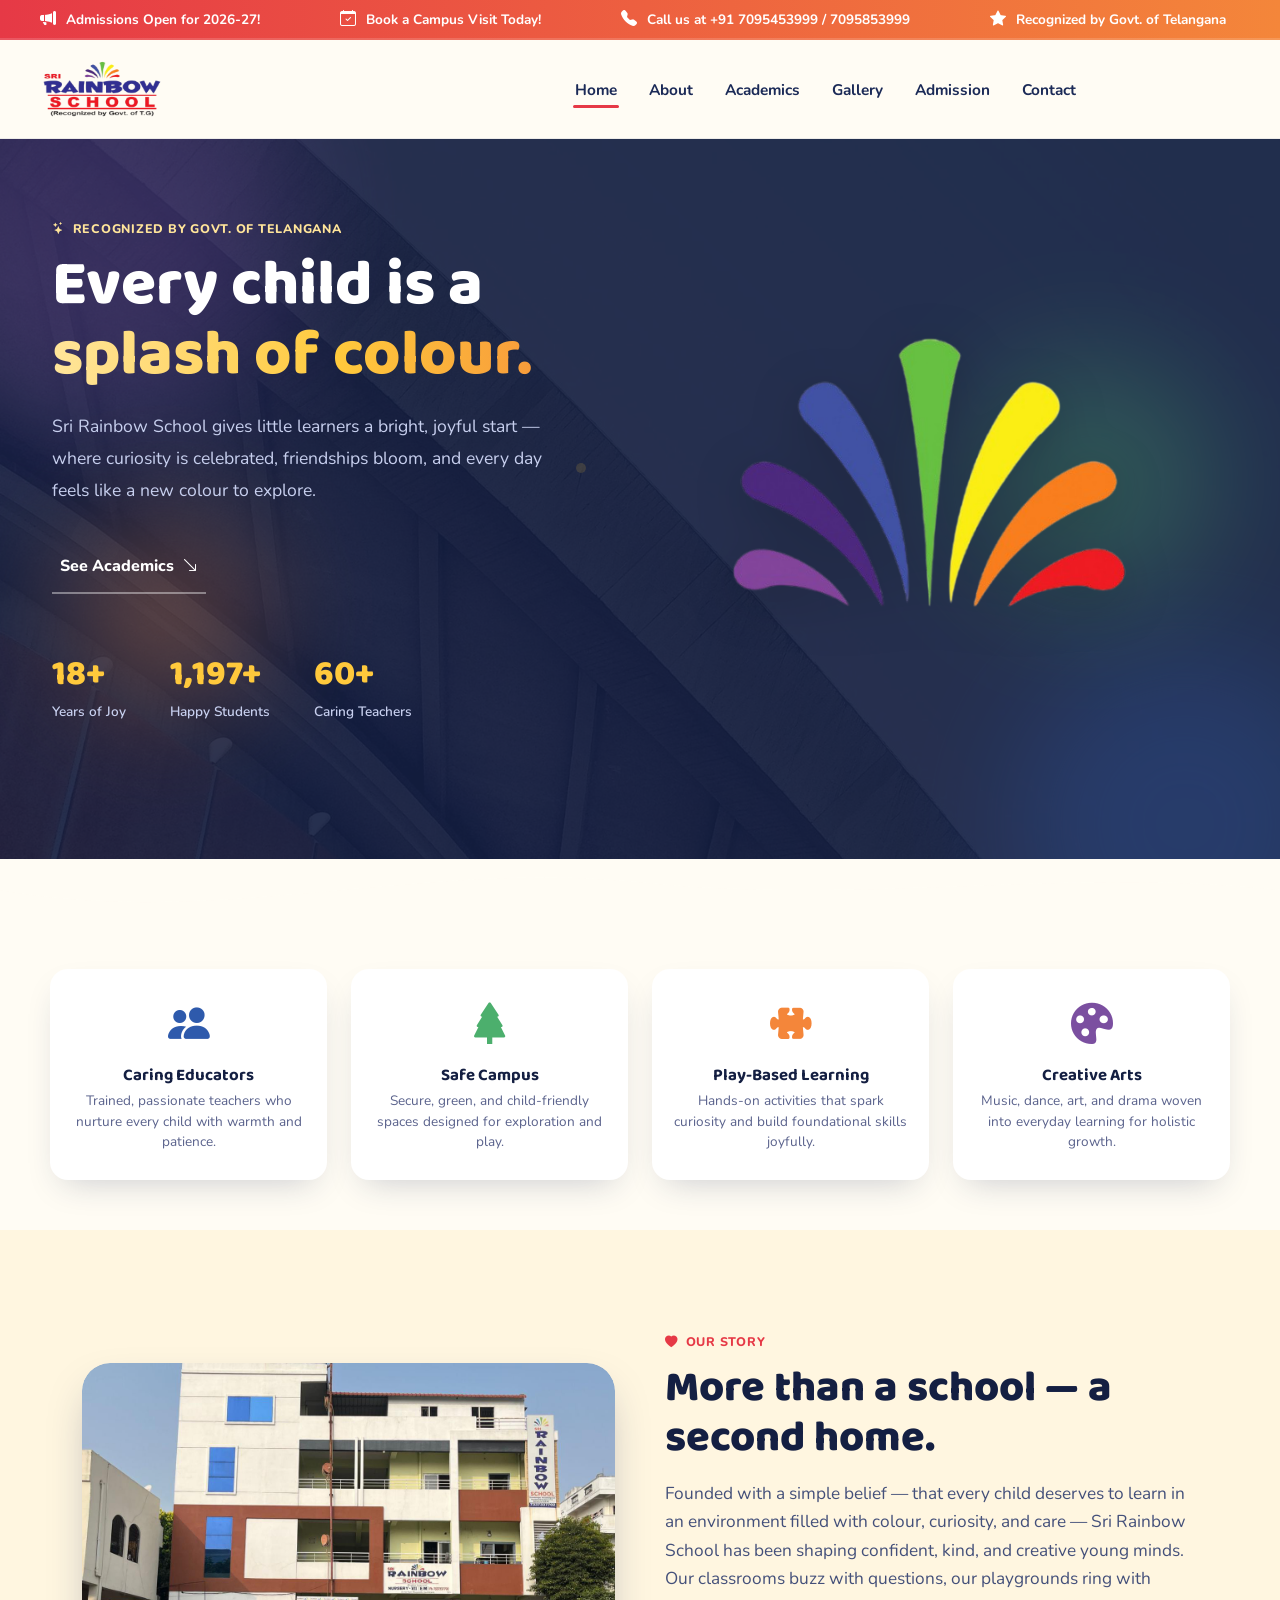
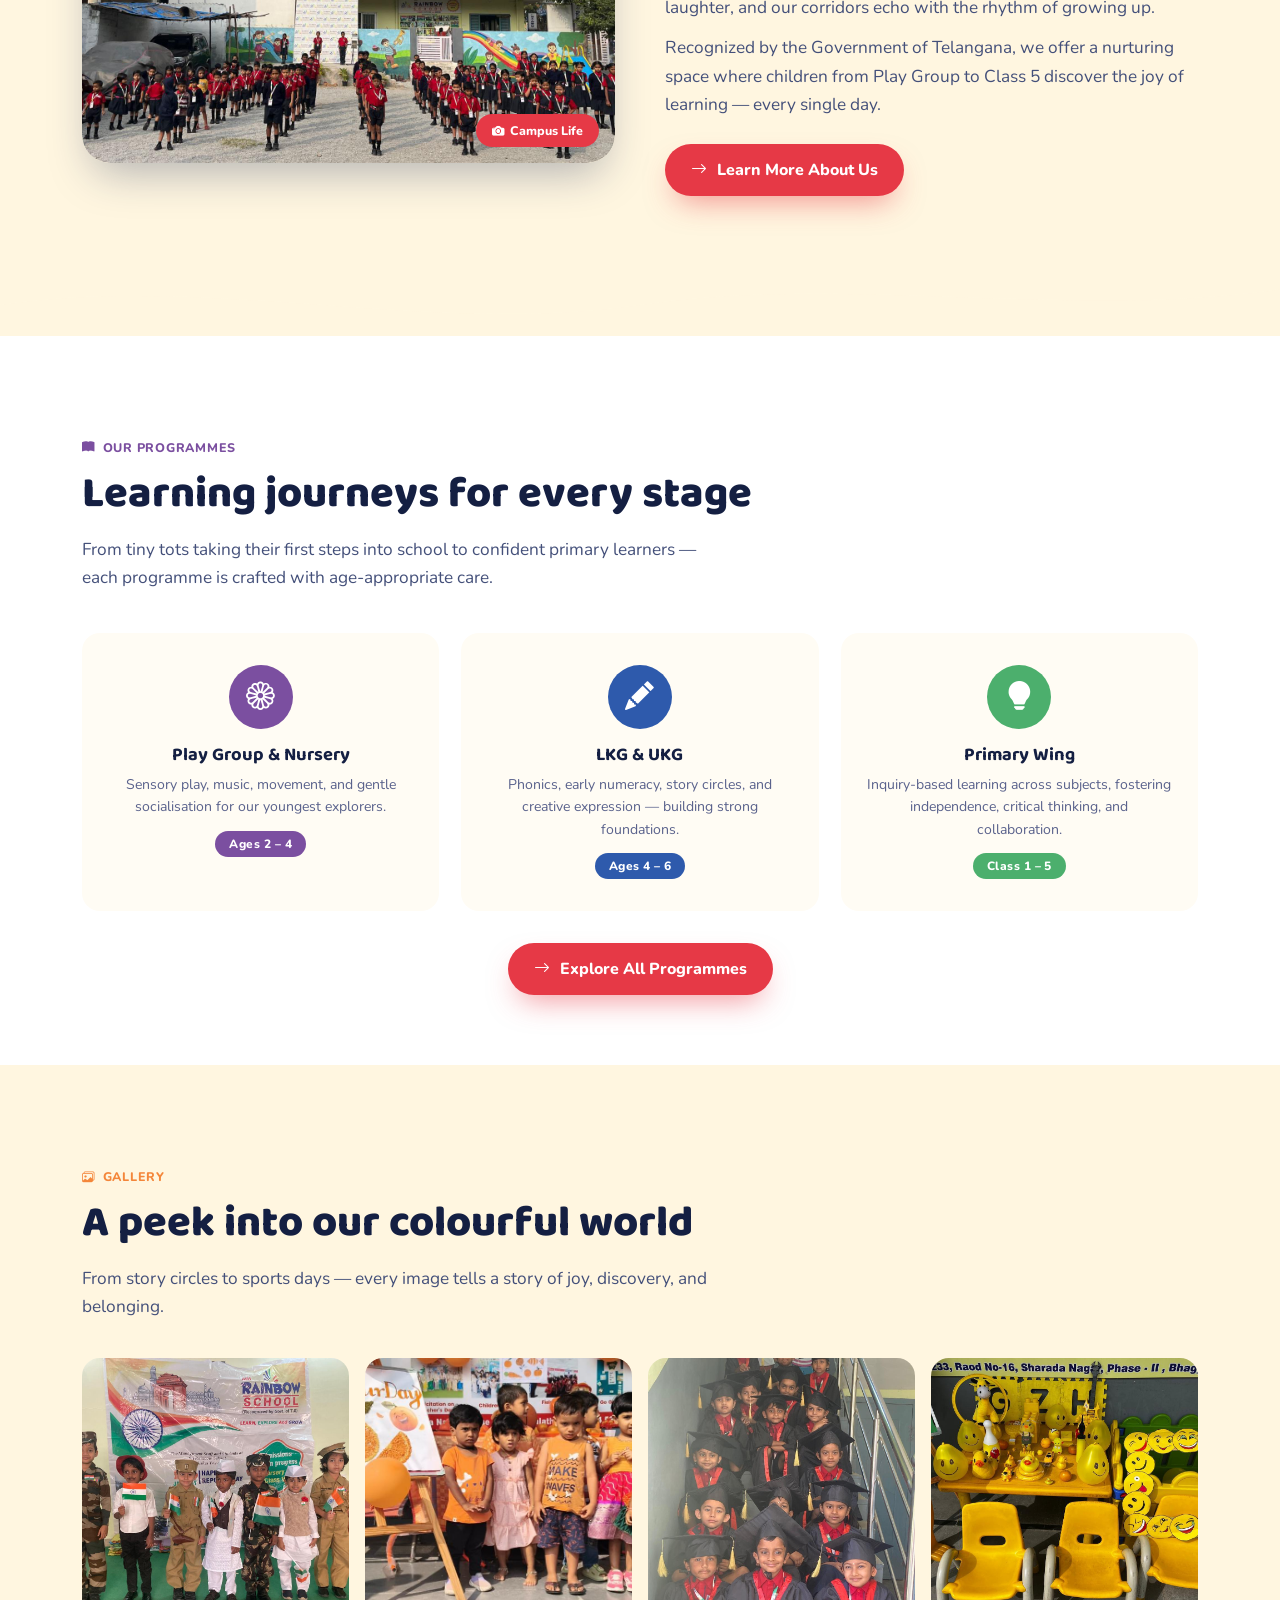
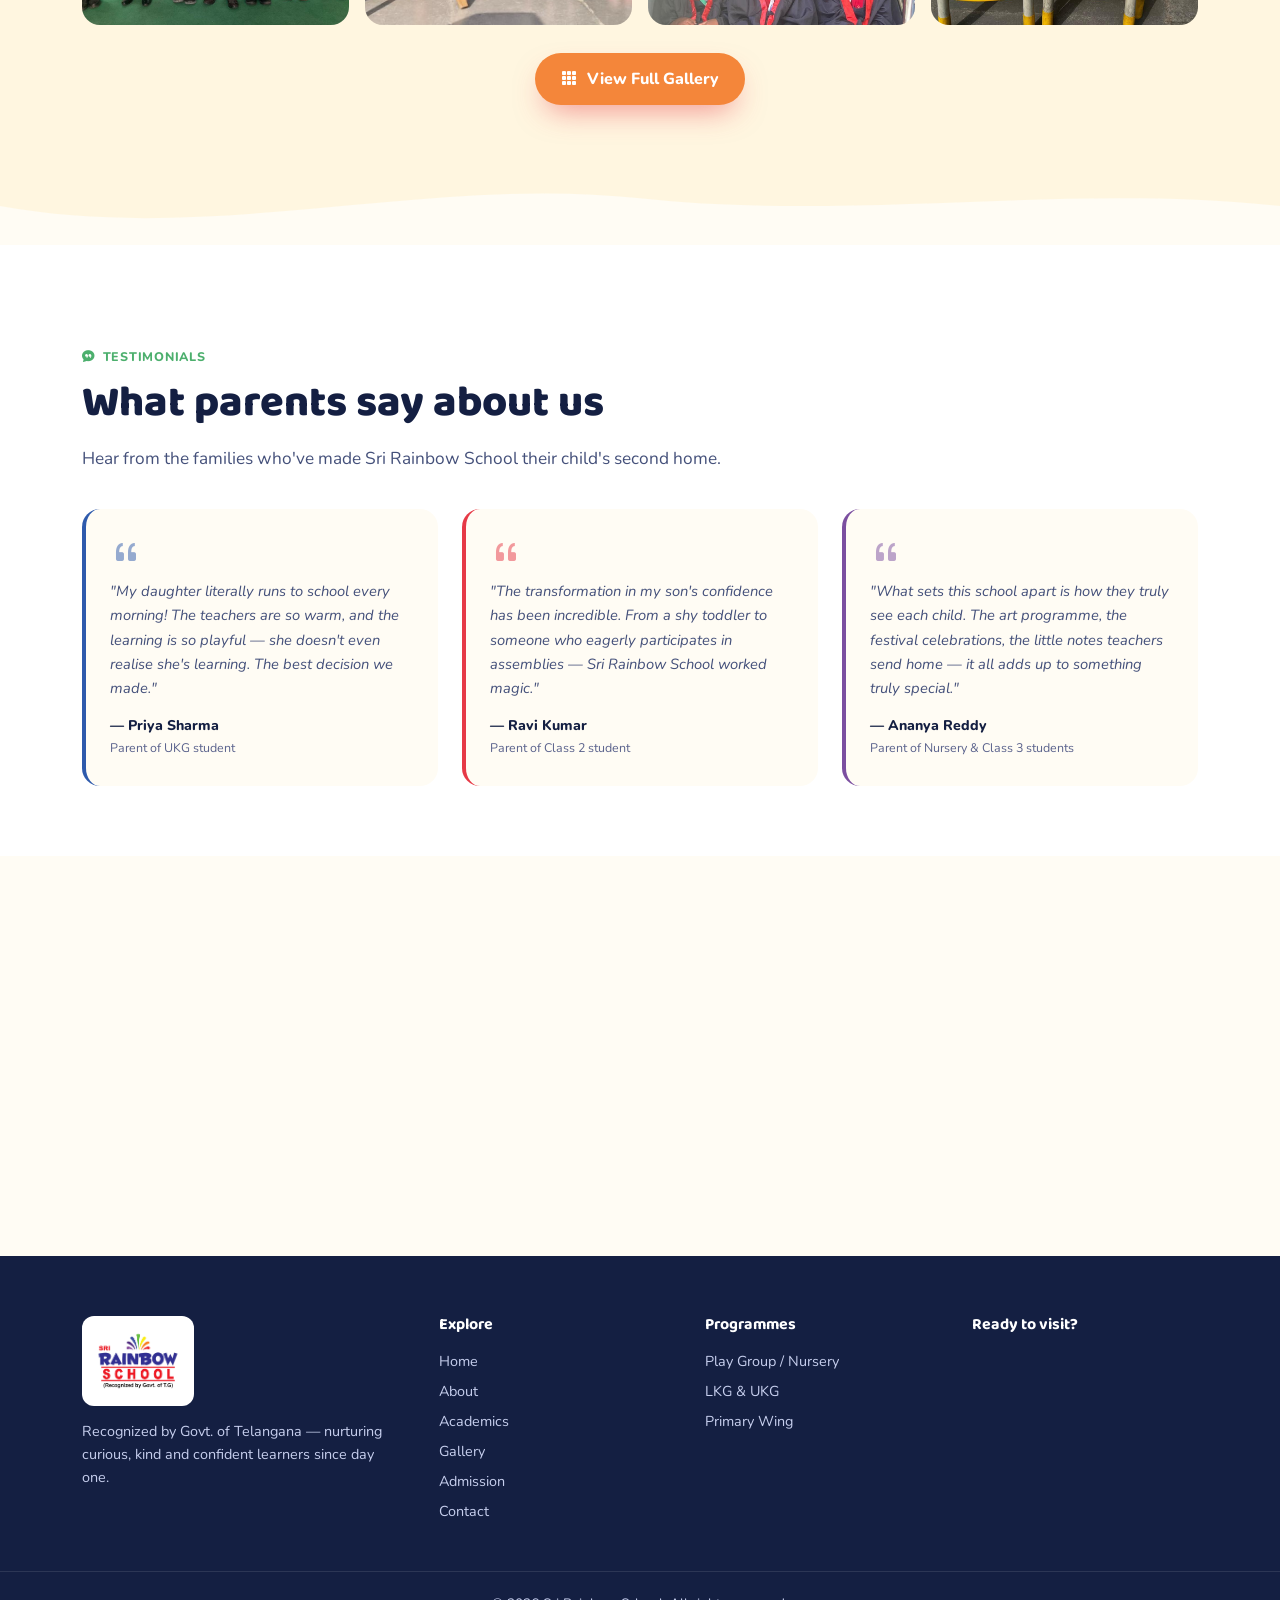
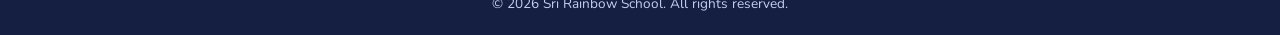
<file: index.html>
<!DOCTYPE html>
<html lang="en">
<head>
    <meta charset="UTF-8" />
    <meta name="viewport" content="width=device-width, initial-scale=1.0" />
    <link rel="icon" href="logo2.png">
    <title>Sri Rainbow School | Where Little Minds Bloom in Full Colour</title>
    <meta name="description" content="Sri Rainbow School — a nurturing preschool and primary school in Telangana where curiosity, creativity, and confidence flourish. Admissions open for 2026-27." />

    <!-- Bootstrap Icons -->
    <link rel="stylesheet" href="https://cdn.jsdelivr.net/npm/bootstrap-icons@1.11.3/font/bootstrap-icons.min.css" />
    <!-- Google Fonts -->
    <link rel="preconnect" href="https://fonts.googleapis.com" />
    <link href="https://fonts.googleapis.com/css2?family=Baloo+2:wght@500;600;700;800&family=Nunito:ital,wght@0,400;0,600;0,700;0,800;1,600&display=swap" rel="stylesheet" />

    <style>
        :root {
            --cream: #FFFCF4;
            --cream-soft: #FFF6E0;
            --navy: #1B2A57;
            --navy-2: #141F42;
            --blue: #2E5AAC;
            --red: #E63946;
            --yellow: #FFC93C;
            --green: #4CAF6D;
            --purple: #7B4FA0;
            --orange: #F4863A;
            --font-display: 'Baloo 2', 'Nunito', sans-serif;
            --font-body: 'Nunito', sans-serif;
            --radius-lg: 28px;
            --radius-md: 18px;
            --radius-sm: 12px;
            --shadow-soft: 0 14px 34px -14px rgba(27, 42, 87, 0.25);
            --shadow-pop: 0 20px 44px -12px rgba(27, 42, 87, 0.35);
        }

        * {
            box-sizing: border-box;
        }
        html {
            scroll-behavior: smooth;
        }
        body {
            margin: 0;
            font-family: var(--font-body);
            color: var(--navy);
            background: var(--cream);
            overflow-x: hidden;
        }
        img {
            max-width: 100%;
            display: block;
        }
        a {
            text-decoration: none;
            color: inherit;
        }
        ul {
            list-style: none;
            margin: 0;
            padding: 0;
        }
        button {
            font-family: inherit;
            cursor: pointer;
            border: none;
            background: none;
        }
        h1,
        h2,
        h3,
        h4 {
            font-family: var(--font-display);
            margin: 0;
            line-height: 1.15;
        }
        p {
            margin: 0;
        }

        @media (prefers-reduced-motion: reduce) {
            * {
                animation-duration: 0.001ms !important;
                animation-iteration-count: 1 !important;
                transition-duration: 0.001ms !important;
                scroll-behavior: auto !important;
            }
        }

        /* ==========================================================================
           INTRO ANIMATIONS — Copied from the enhanced code
           ========================================================================== */
        .anim-fade-up {
            opacity: 0;
            transform: translateY(36px);
            animation: fadeUp 0.7s cubic-bezier(0.2, 0.8, 0.3, 1) forwards;
        }
        .anim-fade-in {
            opacity: 0;
            animation: fadeIn 0.8s ease forwards;
        }
        .anim-scale-in {
            opacity: 0;
            transform: scale(0.88);
            animation: scaleIn 0.7s cubic-bezier(0.2, 0.8, 0.3, 1) forwards;
        }
        .anim-rainbow-text {
            background: linear-gradient(90deg, #FFE59A, #FFC93C, #F4863A, #E63946, #7B4FA0, #2E5AAC);
            background-size: 300% 100%;
            -webkit-background-clip: text;
            background-clip: text;
            color: transparent;
            animation: rainbowShift 6s ease-in-out infinite alternate, fadeIn 0.8s ease 0.2s forwards;
            opacity: 0;
        }
        .anim-stagger-children>* {
            opacity: 0;
            transform: translateY(28px);
            animation: fadeUp 0.6s cubic-bezier(0.2, 0.8, 0.3, 1) forwards;
        }
        .anim-stagger-children>*:nth-child(1) {
            animation-delay: 0.05s;
        }
        .anim-stagger-children>*:nth-child(2) {
            animation-delay: 0.15s;
        }
        .anim-stagger-children>*:nth-child(3) {
            animation-delay: 0.25s;
        }
        .anim-stagger-children>*:nth-child(4) {
            animation-delay: 0.35s;
        }
        .anim-stagger-children>*:nth-child(5) {
            animation-delay: 0.45s;
        }
        .anim-stagger-children>*:nth-child(6) {
            animation-delay: 0.55s;
        }
        .anim-stagger-children>*:nth-child(7) {
            animation-delay: 0.65s;
        }
        .anim-stagger-children>*:nth-child(8) {
            animation-delay: 0.75s;
        }
        .anim-stagger-children>*:nth-child(9) {
            animation-delay: 0.85s;
        }
        .anim-stagger-children>*:nth-child(10) {
            animation-delay: 0.95s;
        }
        .anim-stagger-children>*:nth-child(11) {
            animation-delay: 1.05s;
        }
        .anim-stagger-children>*:nth-child(12) {
            animation-delay: 1.15s;
        }

        .anim-delay-1 {
            animation-delay: 0.1s !important;
        }
        .anim-delay-2 {
            animation-delay: 0.25s !important;
        }
        .anim-delay-3 {
            animation-delay: 0.4s !important;
        }
        .anim-delay-4 {
            animation-delay: 0.55s !important;
        }
        .anim-delay-5 {
            animation-delay: 0.7s !important;
        }
        .anim-delay-6 {
            animation-delay: 0.85s !important;
        }
        .anim-delay-7 {
            animation-delay: 1.0s !important;
        }
        .anim-delay-8 {
            animation-delay: 1.15s !important;
        }

        @keyframes fadeUp {
            to {
                opacity: 1;
                transform: translateY(0);
            }
        }
        @keyframes fadeIn {
            to {
                opacity: 1;
            }
        }
        @keyframes scaleIn {
            to {
                opacity: 1;
                transform: scale(1);
            }
        }
        @keyframes rainbowShift {
            0% {
                background-position: 0% 50%;
            }
            100% {
                background-position: 100% 50%;
            }
        }

        .section-wrap {
            max-width: 1180px;
            margin: 0 auto;
            padding: 100px 32px 70px;
        }
        .eyebrow {
            display: inline-flex;
            align-items: center;
            gap: 8px;
            font-weight: 800;
            letter-spacing: .06em;
            text-transform: uppercase;
            font-size: .78rem;
            color: var(--blue);
            margin-bottom: 14px;
        }
        .eyebrow-green {
            color: var(--green);
        }
        .eyebrow-orange {
            color: var(--orange);
        }
        .eyebrow-purple {
            color: var(--purple);
        }
        .eyebrow-red {
            color: var(--red);
        }
        .eyebrow-yellow {
            color: #C7900B;
        }
        .section-title {
            font-size: clamp(1.9rem, 3.6vw, 2.7rem);
            font-weight: 800;
            max-width: 760px;
            color: var(--navy-2);
        }
        .section-title.light {
            color: #fff;
        }
        .section-lead {
            margin-top: 16px;
            max-width: 640px;
            font-size: 1.08rem;
            line-height: 1.65;
            color: #44507A;
        }
        .section-lead.light {
            color: #D6DEFF;
        }

        /* scroll progress */
        .scroll-rainbow {
            position: fixed;
            top: 0;
            left: 0;
            height: 4px;
            width: 0%;
            z-index: 1000;
            background: linear-gradient(90deg, #7B4FA0, #2E5AAC, #4CAF6D, #FFC93C, #F4863A, #E63946);
            transition: width .08s linear;
        }

        /* header */
        .site-header {
            position: sticky;
            top: 0;
            z-index: 500;
            background: rgba(255, 252, 244, 0.85);
            backdrop-filter: blur(10px);
            border-bottom: 1px solid rgba(27, 42, 87, 0.08);
            transition: box-shadow .25s ease;
        }
        .site-header.scrolled {
            box-shadow: 0 8px 24px -12px rgba(27, 42, 87, 0.25);
        }
        .nav-wrap {
            max-width: 1280px;
            margin: 0 auto;
            padding: 10px 28px;
            display: flex;
            align-items: center;
            gap: 24px;
        }
        .brand-logo {
            height: 78px;
            width: 148px;
        }
        .main-nav {
            display: flex;
            align-items: center;
            gap: 28px;
            margin-left: auto;
        }
        .nav-link {
            font-weight: 700;
            font-size: .96rem;
            color: var(--navy);
            position: relative;
            padding: 6px 2px;
        }
        .nav-link::after {
            content: '';
            position: absolute;
            left: 0;
            bottom: -2px;
            height: 3px;
            width: 0;
            background: var(--red);
            border-radius: 2px;
            transition: width .2s ease;
        }
        .nav-link:hover::after,
        .nav-link.active::after {
            width: 100%;
        }
        .btn-enquire {
            background: var(--navy);
            color: #fff;
            font-weight: 800;
            font-size: .9rem;
            padding: 12px 20px;
            border-radius: 999px;
            display: flex;
            align-items: center;
            gap: 8px;
            box-shadow: var(--shadow-soft);
            transition: transform .18s ease, background .18s ease;
        }
        .btn-enquire:hover {
            transform: translateY(-2px);
            background: var(--red);
        }
        .hamburger {
            display: none;
            flex-direction: column;
            gap: 5px;
            padding: 6px;
        }
        .hamburger span {
            width: 24px;
            height: 3px;
            border-radius: 2px;
            background: var(--navy);
            transition: 0.2s ease;
        }
        .hamburger.active span:nth-child(1) {
            transform: rotate(45deg) translate(5px, 6px);
        }
        .hamburger.active span:nth-child(2) {
            opacity: 0;
        }
        .hamburger.active span:nth-child(3) {
            transform: rotate(-45deg) translate(5px, -6px);
        }

        /* Hide hero section buttons on desktop */
        @media (min-width: 761px) {
            .hero-actions .btn-primary,
            .admission-hero .btn-primary,
            .about-hero .btn-primary,
            .academics-hero .btn-primary,
            .gallery-hero .btn-primary,
            .contact-hero .btn-primary,
            .cta-banner .btn-primary,
            .footer-cta .btn-primary {
                display: none !important;
            }
        }

        /* top bar */
        .top-bar {
            background: linear-gradient(90deg, #E63946, #F4863A);
            color: #fff;
            padding: 8px 0;
            overflow: hidden;
            white-space: nowrap;
            font-weight: 700;
            font-size: .85rem;
            position: relative;
            z-index: 501;
            border-bottom: 2px solid rgba(255, 255, 255, 0.15);
        }
        .top-bar-track {
            display: flex;
            width: max-content;
            animation: scrollMarquee 25s linear infinite;
        }
        .top-bar-track span {
            padding: 0 40px;
            display: inline-flex;
            align-items: center;
            gap: 10px;
        }
        .top-bar-track i {
            font-size: 1rem;
        }
        @keyframes scrollMarquee {
            0% {
                transform: translateX(0);
            }
            100% {
                transform: translateX(-50%);
            }
        }

        /* ==========================================================================
           HERO — Enhanced with blobs, sparkles, rainbow text animation, stats
           ========================================================================== */
        .hero {
            position: relative;
            background: var(--navy-2);
            color: #fff;
            overflow: hidden;
            min-height: 80vh;
            display: flex;
            align-items: center;
        }
        .hero::before {
            content: '';
            position: absolute;
            inset: 0;
            background: url('bg1.jpg') center/cover no-repeat;
            opacity: 0.08;
            z-index: 0;
        }
        .hero-blobs {
            position: absolute;
            inset: 0;
            z-index: 0;
            pointer-events: none;
        }
        .blob {
            position: absolute;
            border-radius: 50%;
            filter: blur(60px);
            opacity: .3;
            animation: blobFloat 14s ease-in-out infinite alternate;
        }
        .blob-a {
            width: 400px;
            height: 400px;
            background: var(--purple);
            top: -120px;
            left: -100px;
            animation-delay: 0s;
        }
        .blob-b {
            width: 350px;
            height: 350px;
            background: var(--blue);
            bottom: -140px;
            right: -80px;
            animation-delay: 3s;
        }
        .blob-c {
            width: 250px;
            height: 250px;
            background: var(--green);
            top: 30%;
            right: 5%;
            animation-delay: 6s;
        }
        .blob-d {
            width: 200px;
            height: 200px;
            background: var(--orange);
            bottom: 20%;
            left: 5%;
            animation-delay: 9s;
        }
        @keyframes blobFloat {
            0% {
                transform: translate(0, 0) scale(1);
            }
            33% {
                transform: translate(30px, -30px) scale(1.1);
            }
            66% {
                transform: translate(-20px, 20px) scale(0.9);
            }
            100% {
                transform: translate(10px, -10px) scale(1.05);
            }
        }

        /* Sparkle particles */
        .sparkles {
            position: absolute;
            inset: 0;
            z-index: 0;
            pointer-events: none;
            overflow: hidden;
        }
        .sparkle {
            position: absolute;
            width: 6px;
            height: 6px;
            border-radius: 50%;
            background: #fff;
            opacity: 0;
            animation: sparkleFade 5s ease-in-out infinite;
        }
        .sparkle:nth-child(1) {
            top: 15%;
            left: 20%;
            animation-delay: 0.2s;
            width: 4px;
            height: 4px;
            background: var(--yellow);
        }
        .sparkle:nth-child(2) {
            top: 60%;
            left: 80%;
            animation-delay: 1.5s;
            width: 8px;
            height: 8px;
            background: var(--pink);
        }
        .sparkle:nth-child(3) {
            top: 30%;
            left: 70%;
            animation-delay: 2.8s;
            width: 5px;
            height: 5px;
            background: var(--teal);
        }
        .sparkle:nth-child(4) {
            top: 75%;
            left: 15%;
            animation-delay: 0.9s;
            width: 6px;
            height: 6px;
            background: var(--orange);
        }
        .sparkle:nth-child(5) {
            top: 45%;
            left: 45%;
            animation-delay: 3.5s;
            width: 10px;
            height: 10px;
            background: var(--yellow);
            opacity: 0.15;
        }
        @keyframes sparkleFade {
            0%,
            100% {
                opacity: 0;
                transform: scale(0.3);
            }
            50% {
                opacity: 1;
                transform: scale(1);
            }
        }

        .hero-inner {
            position: relative;
            z-index: 1;
            max-width: 1240px;
            margin: 0 auto;
            padding: 40px 32px 100px;
            display: grid;
            grid-template-columns: 1.15fr 0.85fr;
            gap: 50px;
            align-items: center;
            width: 100%;
        }
        .hero-copy .eyebrow {
            color: #FFE59A;
        }
        .hero-title {
            font-size: clamp(2.5rem, 5vw, 4rem);
            font-weight: 800;
            color: #fff;
            line-height: 1.1;
        }
        .rainbow-text {
            background: linear-gradient(90deg, #FFE59A, #FFC93C, #F4863A, #E63946, #7B4FA0, #2E5AAC);
            background-size: 300% 100%;
            -webkit-background-clip: text;
            background-clip: text;
            color: transparent;
            animation: rainbowShift 6s ease-in-out infinite alternate;
        }
        @keyframes rainbowShift {
            0% {
                background-position: 0% 50%;
            }
            100% {
                background-position: 100% 50%;
            }
        }
        .hero-sub {
            margin-top: 20px;
            font-size: 1.1rem;
            line-height: 1.8;
            color: #C7CFEE;
            max-width: 520px;
        }
        .hero-actions {
            display: flex;
            gap: 16px;
            margin-top: 34px;
            flex-wrap: wrap;
        }
        .btn-primary {
            background: var(--red);
            color: #fff;
            font-weight: 800;
            font-size: 1rem;
            padding: 15px 26px;
            border-radius: 999px;
            display: inline-flex;
            align-items: center;
            gap: 10px;
            box-shadow: 0 14px 30px -10px rgba(230, 57, 70, 0.55);
            transition: transform .18s ease, box-shadow .18s ease;
        }
        .btn-primary:hover {
            transform: translateY(-3px);
            box-shadow: 0 18px 34px -8px rgba(230, 57, 70, 0.6);
        }
        .btn-primary.btn-light {
            background: #fff;
            color: var(--navy-2);
            box-shadow: 0 14px 30px -10px rgba(0, 0, 0, 0.25);
        }
        .btn-primary.full {
            width: 100%;
            justify-content: center;
        }
        .btn-ghost {
            display: inline-flex;
            align-items: center;
            gap: 8px;
            font-weight: 800;
            color: #fff;
            padding: 15px 8px;
            border-bottom: 2px solid rgba(255, 255, 255, 0.4);
            transition: border-color .18s ease, transform .18s ease;
        }
        .btn-ghost:hover {
            border-color: #fff;
            transform: translateX(4px);
        }

        .hero-stats {
            display: flex;
            gap: 44px;
            margin-top: 52px;
            flex-wrap: wrap;
        }
        .stat {
            display: flex;
            flex-direction: column;
        }
        .stat-num {
            font-family: var(--font-display);
            font-size: 2.2rem;
            font-weight: 800;
            color: var(--yellow);
        }
        .hero-stats .stat-label {
            font-size: .85rem;
            color: #C7CFEE;
            font-weight: 600;
        }

        .hero-art {
            display: flex;
            justify-content: center;
            align-items: center;
        }
        .rainbow-burst {
            width: 800px;
            max-width: 600px;
            height: auto;
            display: block;
            filter: drop-shadow(0 12px 25px rgba(0, 0, 0, .18));
            animation: burstPop .9s ease 0.3s forwards;
            opacity: 0;
            transform: scale(0.75);
        }
        @keyframes burstPop {
            to {
                opacity: 1;
                transform: scale(1);
            }
        }

        .cloud ellipse {
            fill: rgba(255, 255, 255, 0.12);
        }
        .cloud {
            animation: floatCloud 8s ease-in-out infinite;
        }
        .cloud2 {
            animation-duration: 10s;
            animation-delay: .6s;
        }
        @keyframes floatCloud {
            0%,
            100% {
                transform: translate(0, 0);
            }
            50% {
                transform: translate(10px, -12px);
            }
        }

        .wave-divider {
            display: block;
            width: 100%;
            height: 70px;
        }
        .wave-divider path {
            fill: var(--cream);
        }
        .wave-yellow path {
            fill: var(--cream-soft);
        }

        /* features strip */
        .features-strip {
            background: var(--cream);
            padding: 40px 32px 50px;
        }
        .features-grid {
            max-width: 1180px;
            margin: 0 auto;
            display: grid;
            grid-template-columns: repeat(4, 1fr);
            gap: 24px;
        }
        .feat-card {
            background: #fff;
            border-radius: var(--radius-md);
            padding: 28px 22px;
            text-align: center;
            box-shadow: var(--shadow-soft);
            transition: transform .2s ease, box-shadow .2s ease;
            position: relative;
            overflow: hidden;
        }
        .feat-card:hover {
            transform: translateY(-6px);
            box-shadow: var(--shadow-pop);
        }
        .feat-card .feat-icon {
            font-size: 2.6rem;
            margin-bottom: 12px;
            color: var(--c);
        }
        .feat-card h4 {
            font-size: 1.05rem;
            color: var(--navy-2);
            margin-bottom: 6px;
        }
        .feat-card p {
            font-size: .85rem;
            color: #5A628C;
            line-height: 1.5;
        }

        /* about glimpse */
        .about-glimpse {
            background: var(--cream-soft);
        }
        .about-glimpse .section-wrap {
            display: grid;
            grid-template-columns: 1fr 1fr;
            gap: 50px;
            align-items: center;
        }
        .about-glimpse-image {
            border-radius: var(--radius-lg);
            overflow: hidden;
            box-shadow: var(--shadow-pop);
            position: relative;
        }
        .about-glimpse-image img {
            width: 100%;
            height: auto;
            object-fit: cover;
            aspect-ratio: 4/3;
            border-radius: var(--radius-lg);
        }
        .about-glimpse-image .img-badge {
            position: absolute;
            bottom: 16px;
            right: 16px;
            background: var(--red);
            color: #fff;
            font-weight: 800;
            font-size: .78rem;
            padding: 8px 16px;
            border-radius: 999px;
            display: flex;
            align-items: center;
            gap: 6px;
        }

        /* programs */
        .programs-section {
            background: #fff;
        }
        .program-cards {
            display: grid;
            grid-template-columns: repeat(3, 1fr);
            gap: 22px;
            margin-top: 40px;
        }
        .prog-card {
            background: var(--cream);
            border-radius: var(--radius-md);
            padding: 30px 24px;
            text-align: center;
            transition: transform .2s ease, box-shadow .2s ease;
            border: 2px solid transparent;
        }
        .prog-card:hover {
            transform: translateY(-6px);
            box-shadow: var(--shadow-pop);
            border-color: var(--c);
        }
        .prog-card .prog-icon {
            width: 64px;
            height: 64px;
            border-radius: 50%;
            margin: 0 auto 16px;
            display: flex;
            align-items: center;
            justify-content: center;
            font-size: 1.8rem;
            color: #fff;
            background: var(--c);
        }
        .prog-card h4 {
            font-size: 1.15rem;
            color: var(--navy-2);
            margin-bottom: 8px;
        }
        .prog-card p {
            font-size: .88rem;
            color: #5A628C;
            line-height: 1.6;
        }
        .prog-card .prog-age {
            display: inline-block;
            margin-top: 12px;
            background: var(--c);
            color: #fff;
            font-size: .75rem;
            font-weight: 800;
            padding: 5px 14px;
            border-radius: 999px;
            letter-spacing: .04em;
        }

        /* gallery teaser */
        .gallery-teaser {
            background: var(--cream-soft);
        }
        .teaser-grid {
            display: grid;
            grid-template-columns: repeat(4, 1fr);
            gap: 16px;
            margin-top: 36px;
        }
        .teaser-item {
            aspect-ratio: 1/1;
            border-radius: var(--radius-md);
            overflow: hidden;
            cursor: pointer;
            position: relative;
            transition: transform .25s ease, box-shadow .25s ease;
        }
        .teaser-item:hover {
            transform: translateY(-5px) scale(1.03);
            box-shadow: var(--shadow-pop);
        }
        .teaser-item img {
            width: 100%;
            height: 100%;
            object-fit: cover;
            transition: transform .4s ease;
        }
        .teaser-item:hover img {
            transform: scale(1.08);
        }
        .teaser-item::after {
            content: '';
            position: absolute;
            inset: 0;
            background: linear-gradient(0deg, rgba(20, 31, 66, 0.5) 0%, transparent 60%);
            opacity: 0;
            transition: opacity .3s ease;
        }
        .teaser-item:hover::after {
            opacity: 1;
        }
        .teaser-item .teaser-label {
            position: absolute;
            bottom: 12px;
            left: 12px;
            z-index: 2;
            color: #fff;
            font-weight: 700;
            font-size: .82rem;
            opacity: 0;
            transform: translateY(8px);
            transition: opacity .3s ease, transform .3s ease;
        }
        .teaser-item:hover .teaser-label {
            opacity: 1;
            transform: translateY(0);
        }

        /* testimonials */
        .testimonials {
            background: #fff;
        }
        .testi-cards {
            display: grid;
            grid-template-columns: repeat(3, 1fr);
            gap: 24px;
            margin-top: 36px;
        }
        .testi-card {
            background: var(--cream);
            border-radius: var(--radius-md);
            padding: 28px 24px;
            position: relative;
            border-left: 4px solid var(--c);
        }
        .testi-card .testi-quote {
            font-size: 2rem;
            color: var(--c);
            opacity: .5;
            line-height: 1;
            margin-bottom: 8px;
        }
        .testi-card p {
            font-size: .92rem;
            color: #44507A;
            line-height: 1.65;
            font-style: italic;
        }
        .testi-card .testi-author {
            margin-top: 14px;
            font-weight: 800;
            color: var(--navy-2);
            font-size: .88rem;
            font-style: normal;
        }
        .testi-card .testi-role {
            font-size: .78rem;
            color: #5A628C;
            font-style: normal;
        }

        /* CTA banner */
        .cta-banner {
            background: var(--navy-2);
            color: #fff;
            padding: 70px 32px;
            text-align: center;
        }
        .cta-banner h2 {
            font-size: clamp(1.8rem, 3vw, 2.5rem);
            max-width: 700px;
            margin: 0 auto 16px;
        }
        .cta-banner p {
            color: #C7CFEE;
            font-size: 1.05rem;
            max-width: 560px;
            margin: 0 auto 30px;
            line-height: 1.6;
        }

        /* footer */
        .site-footer {
            background: var(--navy-2);
            color: #C7CFEE;
            padding-top: 60px;
        }
        .footer-wrap {
            max-width: 1180px;
            margin: 0 auto;
            padding: 0 32px 40px;
            display: grid;
            grid-template-columns: 1.4fr 1fr 1fr 1fr;
            gap: 40px;
        }
        .footer-logo {
            height: 90px;
            width: auto;
            border-radius: 12px;
            background: #fff;
            padding: 6px;
            margin-bottom: 14px;
        }
        .footer-brand p {
            font-size: .9rem;
            line-height: 1.6;
        }
        .footer-links h4,
        .footer-cta h4 {
            color: #fff;
            font-size: 1rem;
            margin-bottom: 16px;
        }
        .footer-links a {
            display: block;
            font-size: .9rem;
            margin-bottom: 10px;
            color: #C7CFEE;
            transition: color .18s ease;
        }
        .footer-links a:hover {
            color: var(--yellow);
        }
        .footer-bottom {
            border-top: 1px solid rgba(255, 255, 255, 0.1);
            padding: 22px 32px;
            text-align: center;
            font-size: .85rem;
        }

        /* map section */
        .map-section {
            padding: 0;
        }
        .map-section .map-embed {
            height: 400px;
            width: 100%;
        }
        .map-section .map-embed iframe {
            width: 100%;
            height: 100%;
            border: 0;
        }

        /* fab */
        .fab-enquire {
            position: fixed;
            bottom: 24px;
            right: 24px;
            z-index: 400;
            width: 58px;
            height: 58px;
            border-radius: 50%;
            background: var(--red);
            color: #fff;
            font-size: 1.4rem;
            box-shadow: 0 14px 30px -8px rgba(230, 57, 70, 0.6);
            display: none;
            align-items: center;
            justify-content: center;
        }

        /* modal */
        .modal-overlay {
            position: fixed;
            inset: 0;
            z-index: 1000;
            background: rgba(20, 31, 66, 0.6);
            backdrop-filter: blur(4px);
            display: flex;
            align-items: center;
            justify-content: center;
            padding: 20px;
            opacity: 0;
            visibility: hidden;
            transition: opacity .28s ease;
        }
        .modal-overlay.open {
            opacity: 1;
            visibility: visible;
        }
        .modal-card {
            background: #fff;
            border-radius: var(--radius-lg);
            width: 100%;
            max-width: 880px;
            max-height: 92vh;
            overflow: auto;
            display: grid;
            grid-template-columns: 0.85fr 1.15fr;
            box-shadow: 0 40px 80px -20px rgba(0, 0, 0, 0.4);
            transform: scale(.92) translateY(20px);
            transition: transform .3s cubic-bezier(.2, .8, .3, 1.2);
            position: relative;
        }
        .modal-overlay.open .modal-card {
            transform: scale(1) translateY(0);
        }
        .modal-close {
            position: absolute;
            top: 16px;
            right: 16px;
            z-index: 2;
            width: 38px;
            height: 38px;
            border-radius: 50%;
            background: rgba(27, 42, 87, 0.06);
            color: var(--navy-2);
            display: flex;
            align-items: center;
            justify-content: center;
            transition: background .18s ease;
        }
        .modal-close:hover {
            background: rgba(27, 42, 87, 0.14);
        }
        .modal-side {
            background: var(--navy-2);
            color: #fff;
            padding: 44px 34px;
            position: relative;
            overflow: hidden;
            display: flex;
            flex-direction: column;
            justify-content: center;
        }
        .modal-side h3 {
            font-size: 1.5rem;
            margin-bottom: 14px;
            position: relative;
            z-index: 1;
        }
        .modal-side p {
            color: #C7CFEE;
            font-size: .92rem;
            line-height: 1.6;
            position: relative;
            z-index: 1;
        }
        .modal-side-burst {
            position: absolute;
            inset: 0;
        }
        .modal-side-burst span {
            position: absolute;
            width: 120px;
            height: 220px;
            border-radius: 50% 50% 0 0;
            transform-origin: bottom center;
            opacity: .5;
        }
        .modal-side-burst span:nth-child(1) {
            background: var(--purple);
            bottom: -40px;
            left: -30px;
            transform: rotate(-40deg);
        }
        .modal-side-burst span:nth-child(2) {
            background: var(--blue);
            bottom: -40px;
            left: 0px;
            transform: rotate(-24deg);
        }
        .modal-side-burst span:nth-child(3) {
            background: var(--green);
            bottom: -40px;
            left: 30px;
            transform: rotate(-8deg);
        }
        .modal-side-burst span:nth-child(4) {
            background: var(--yellow);
            bottom: -40px;
            left: 60px;
            transform: rotate(8deg);
        }
        .modal-side-burst span:nth-child(5) {
            background: var(--orange);
            bottom: -40px;
            left: 90px;
            transform: rotate(24deg);
        }
        .modal-side-burst span:nth-child(6) {
            background: var(--red);
            bottom: -40px;
            left: 120px;
            transform: rotate(40deg);
        }
        .modal-form-wrap { padding: 44px 40px; }
    .modal-form-wrap h4 { font-size: 1.2rem; margin-bottom: 22px; color: var(--navy-2); display: flex; gap: 10px; align-items: center; }
        .modal-success {
            display: none;
            text-align: center;
            padding: 30px 10px;
            position: relative;
        }
        .modal-success.show {
            display: block;
        }
        .success-icon {
            font-size: 3.4rem;
            color: var(--green);
            margin-bottom: 14px;
        }
        .modal-success h4 {
            justify-content: center;
            margin-bottom: 8px;
        }
        .modal-success p {
            color: #5A628C;
            margin-bottom: 22px;
        }
        .success-burst {
            position: absolute;
            inset: 0;
            pointer-events: none;
            overflow: hidden;
        }
        .success-burst span {
            position: absolute;
            top: 50%;
            left: 50%;
            width: 8px;
            height: 20px;
            border-radius: 4px;
            opacity: 0;
        }
        .modal-success.show .success-burst span {
            animation: confetti 1s ease-out forwards;
        }
        .success-burst span:nth-child(1) {
            background: var(--purple);
            animation-delay: 0s;
        }
        .success-burst span:nth-child(2) {
            background: var(--blue);
            animation-delay: .04s;
        }
        .success-burst span:nth-child(3) {
            background: var(--green);
            animation-delay: .08s;
        }
        .success-burst span:nth-child(4) {
            background: var(--yellow);
            animation-delay: .12s;
        }
        .success-burst span:nth-child(5) {
            background: var(--orange);
            animation-delay: .16s;
        }
        .success-burst span:nth-child(6) {
            background: var(--red);
            animation-delay: .2s;
        }
        @keyframes confetti {
            0% {
                opacity: 1;
                transform: translate(-50%, -50%) rotate(0deg);
            }
            100% {
                opacity: 0;
                transform: translate(calc(-50% + var(--x, 120px)), calc(-50% - 160px)) rotate(340deg);
            }
        }
        .success-burst span:nth-child(1) {
            --x: -150px;
        }
        .success-burst span:nth-child(2) {
            --x: -90px;
        }
        .success-burst span:nth-child(3) {
            --x: -30px;
        }
        .success-burst span:nth-child(4) {
            --x: 30px;
        }
        .success-burst span:nth-child(5) {
            --x: 90px;
        }
        .success-burst span:nth-child(6) {
            --x: 150px;
        }

        /* responsive */
        @media (max-width: 1080px) {
            .features-grid {
                grid-template-columns: repeat(2, 1fr);
            }
            .program-cards {
                grid-template-columns: repeat(2, 1fr);
            }
            .teaser-grid {
                grid-template-columns: repeat(2, 1fr);
            }
            .testi-cards {
                grid-template-columns: repeat(2, 1fr);
            }
            .footer-wrap {
                grid-template-columns: 1fr 1fr;
            }
            .about-glimpse .section-wrap {
                grid-template-columns: 1fr;
            }
        }
        @media (max-width: 900px) {
            .hero-inner {
                grid-template-columns: 1fr;
                text-align: center;
            }
            .hero-art {
                order: -1;
                max-width: 320px;
                margin: 0 auto 20px;
            }
            .hero-sub {
                margin-left: auto;
                margin-right: auto;
            }
            .hero-actions {
                justify-content: center;
            }
            .hero-stats {
                justify-content: center;
            }
            .modal-card {
                grid-template-columns: 1fr;
            }
            .modal-side {
                display: none;
            }
            .program-cards {
                grid-template-columns: 1fr 1fr;
            }
            .rainbow-burst {
                max-width: 380px;
            }
        }
        @media (max-width: 760px) {
            /* Mobile nav */
            .main-nav {
                position: fixed;
                top: 100%;
                left: 0;
                right: 0;
                background: var(--cream);
                flex-direction: column;
                align-items: stretch;
                gap: 0;
                margin-left: 0;
                padding: 8px 24px 32px;
                box-shadow: 0 14px 24px -14px rgba(27, 42, 87, 0.3);
                transform: translateY(-100%);
                opacity: 0;
                visibility: hidden;
                transition: transform .3s cubic-bezier(0.4, 0, 0.2, 1), opacity .3s, visibility .3s;
                z-index: 502;
                border-bottom: none;
                overflow-y: auto;
                -webkit-overflow-scrolling: touch;
            }
            .main-nav.open {
                transform: translateY(0);
                opacity: 1;
                visibility: visible;
            }
            .main-nav a {
                padding: 14px 0;
                width: 100%;
                border-bottom: 1px solid rgba(27, 42, 87, 0.06);
                font-size: 1rem;
            }
            .hamburger {
                display: flex;
                min-width: 44px;
                min-height: 44px;
                align-items: center;
                justify-content: center;
                z-index: 503;
                margin-left: auto;
            }
            .nav-wrap {
                position: relative;
                z-index: 503;
            }
            .btn-enquire {
                display: none;
            }
            .fab-enquire {
                display: flex;
            }
            .features-grid {
                grid-template-columns: 1fr 1fr;
            }
            .program-cards {
                grid-template-columns: 1fr;
            }
            .teaser-grid {
                grid-template-columns: repeat(2, 1fr);
                gap: 10px;
            }
            .testi-cards {
                grid-template-columns: 1fr;
            }
           .footer-wrap { grid-template-columns: 1fr; gap: 30px; }
            .section-wrap {
                padding: 70px 22px 50px;
            }
            .hero-inner {
                padding: 40px 22px 80px;
            }
           /* .modal-form-wrap {
                padding: 30px 22px;
            }*/
            /* Mobile modal responsive */
            /*.modal-card {
                max-height: 95vh;
                margin: 10px;
                border-radius: var(--radius-md);
            }
           
            .modal-form-wrap h4 {
                font-size: 1.1rem;
            }
            .field input,
            .field select,
            .field textarea {
                padding: 14px 16px;
                font-size: 16px; /* Prevents zoom on iOS */
            /*.form-row {
                grid-template-columns: 1fr;
            }*/
            .btn-primary.full {
                padding: 16px 24px;
                font-size: 1rem;
            }
            .hero {
                min-height: auto;
            }
            .rainbow-burst {
                max-width: 260px;
            }
            .hero-stats {
                gap: 24px;
            }
            .stat-num {
                font-size: 1.6rem;
            }
            .modal-form-wrap { padding: 30px 22px; }
      .form-row { grid-template-columns: 1fr; }

        }
    </style>
</head>

<body>

    <!-- Scroll Progress -->
    <div class="scroll-rainbow" id="scrollRainbow"></div>

    <!-- Top Announcement Bar (with animation) -->
    <div class="top-bar anim-fade-in anim-delay-1">
        <div class="top-bar-track">
            <span><i class="bi bi-megaphone-fill"></i> Admissions Open for 2026-27! </span>
            <span><i class="bi bi-calendar-check"></i> Book a Campus Visit Today! </span>
            <span><i class="bi bi-telephone-fill"></i> Call us at +91 7095453999 / 7095853999 </span>
            <span><i class="bi bi-star-fill"></i> Recognized by Govt. of Telangana </span>
            <span><i class="bi bi-emoji-smile"></i> Where Little Minds Bloom </span>
            <span><i class="bi bi-megaphone-fill"></i> Admissions Open for 2026-27! </span>
            <span><i class="bi bi-calendar-check"></i> Book a Campus Visit Today! </span>
            <span><i class="bi bi-telephone-fill"></i> Call us at +91 7095453999 / 7095853999 </span>
            <span><i class="bi bi-star-fill"></i> Recognized by Govt. of Telangana </span>
            <span><i class="bi bi-emoji-smile"></i> Where Little Minds Bloom </span>
        </div>
    </div>

    <!-- Header -->
    <header class="site-header" id="siteHeader">
        <div class="nav-wrap">
            <a href="index.html" class="brand anim-fade-in anim-delay-1">
                <img src="logo1.png" alt="Sri Rainbow School logo" class="brand-logo">
            </a>
            <nav class="main-nav" id="mainNav">
                <a href="index.html" class="nav-link active anim-fade-up anim-delay-2">Home</a>
                <a href="about.html" class="nav-link anim-fade-up anim-delay-3">About</a>
                <a href="academics.html" class="nav-link anim-fade-up anim-delay-4">Academics</a>
                <a href="gallery.html" class="nav-link anim-fade-up anim-delay-5">Gallery</a>
                <a href="admission.html" class="nav-link anim-fade-up anim-delay-6">Admission</a>
                <a href="contact.html" class="nav-link anim-fade-up anim-delay-7">Contact</a>
            </nav>
            <button class="btn-enquire anim-fade-up anim-delay-8" id="openEnquireBtn1">
                <i class="bi bi-pencil-square"></i> Enquire Now
            </button>
            <button class="hamburger" id="hamburgerBtn" aria-label="Toggle menu">
                <span></span><span></span><span></span>
            </button>
        </div>
    </header>

    <!-- Hero Section (Enhanced with blobs, sparkles, rainbow text, stats) -->
    <section class="hero" id="home">
        <div class="hero-blobs" aria-hidden="true">
            <span class="blob blob-a"></span>
            <span class="blob blob-b"></span>
            <span class="blob blob-c"></span>
            <span class="blob blob-d"></span>
        </div>

        <div class="sparkles" aria-hidden="true">
            <span class="sparkle"></span>
            <span class="sparkle"></span>
            <span class="sparkle"></span>
            <span class="sparkle"></span>
            <span class="sparkle"></span>
        </div>

        <div class="hero-inner">
            <div class="hero-copy">
                <p class="eyebrow anim-fade-up anim-delay-1"><i class="bi bi-stars"></i> Recognized by Govt. of Telangana</p>
                <h1 class="hero-title anim-fade-up anim-delay-2">Every child is a <span class="rainbow-text">splash of colour.</span></h1>
                <p class="hero-sub anim-fade-up anim-delay-3">Sri Rainbow School gives little learners a bright, joyful start — where curiosity is celebrated, friendships bloom, and every day feels like a new colour to explore.</p>
                <div class="hero-actions anim-fade-up anim-delay-4">
                    <button class="btn-primary" id="openEnquireBtn2"><i class="bi bi-send-check"></i> Admission Enquiry</button>
                    <a href="#programs" class="btn-ghost">See Academics <i class="bi bi-arrow-down-right"></i></a>
                </div>
                <div class="hero-stats anim-stagger-children anim-delay-5" id="heroStats">
                    <div class="stat"><span class="stat-num" data-count="18" data-suffix="+">0</span><span class="stat-label">Years of Joy</span></div>
                    <div class="stat"><span class="stat-num" data-count="1200" data-suffix="+">0</span><span class="stat-label">Happy Students</span></div>
                    <div class="stat"><span class="stat-num" data-count="60" data-suffix="+">0</span><span class="stat-label">Caring Teachers</span></div>
                </div>
            </div>

            <div class="hero-art">
                <img src="logo2.png" alt="Rainbow Burst" class="rainbow-burst" />
            </div>
        </div>
    </section>
    <svg class="wave-divider" viewBox="0 0 1440 90" preserveAspectRatio="none" aria-hidden="true">
        <path d="M0,40 C240,90 480,0 720,30 C960,60 1200,10 1440,40 L1440,90 L0,90 Z"></path>
    </svg>

    <!-- ===== TESTIMONIALS ===== -->

    <!-- Features Strip -->
    <section class="features-strip">
        <div class="features-grid">
            <div class="feat-card" style="--c:var(--blue);">
                <div class="feat-icon"><i class="bi bi-people-fill"></i></div>
                <h4>Caring Educators</h4>
                <p>Trained, passionate teachers who nurture every child with warmth and patience.</p>
            </div>
            <div class="feat-card" style="--c:var(--green);">
                <div class="feat-icon"><i class="bi bi-tree-fill"></i></div>
                <h4>Safe Campus</h4>
                <p>Secure, green, and child-friendly spaces designed for exploration and play.</p>
            </div>
            <div class="feat-card" style="--c:var(--orange);">
                <div class="feat-icon"><i class="bi bi-puzzle-fill"></i></div>
                <h4>Play-Based Learning</h4>
                <p>Hands-on activities that spark curiosity and build foundational skills joyfully.</p>
            </div>
            <div class="feat-card" style="--c:var(--purple);">
                <div class="feat-icon"><i class="bi bi-palette-fill"></i></div>
                <h4>Creative Arts</h4>
                <p>Music, dance, art, and drama woven into everyday learning for holistic growth.</p>
            </div>
        </div>
    </section>

    <!-- About Glimpse -->
    <section class="about-glimpse">
        <div class="section-wrap">
            <div class="about-glimpse-image">
                <img src="images/1.jpeg" alt="Children playing and learning at Sri Rainbow School" onerror="this.style.background='linear-gradient(135deg, #FFC93C, #F4863A, #E63946)'; this.style.minHeight='300px'; this.style.display='flex'; this.style.alignItems='center'; this.style.justifyContent='center'; this.alt='Placeholder image';">
                <span class="img-badge"><i class="bi bi-camera-fill"></i> Campus Life</span>
            </div>
            <div>
                <p class="eyebrow eyebrow-red"><i class="bi bi-heart-fill"></i> Our Story</p>
                <h2 class="section-title">More than a school — a second home.</h2>
                <p class="section-lead">Founded with a simple belief — that every child deserves to learn in an environment filled with colour, curiosity, and care — Sri Rainbow School has been shaping confident, kind, and creative young minds. Our classrooms buzz with questions, our playgrounds ring with laughter, and our corridors echo with the rhythm of growing up.</p>
                <p class="section-lead" style="margin-top:12px;">Recognized by the Government of Telangana, we offer a nurturing space where children from Play Group to Class 5 discover the joy of learning — every single day.</p>
                <a href="about.html" class="btn-primary" style="margin-top:24px; display:inline-flex;"><i class="bi bi-arrow-right"></i> Learn More About Us</a>
            </div>
        </div>
        <svg class="wave-divider wave-yellow" viewBox="0 0 1440 90" preserveAspectRatio="none" aria-hidden="true">
            <path d="M0,50 C240,10 480,90 720,50 C960,10 1200,70 1440,30 L1440,90 L0,90 Z"></path>
        </svg>
    </section>

    <!-- Programs -->
    <section class="programs-section" id="programs">
        <div class="section-wrap">
            <p class="eyebrow eyebrow-purple"><i class="bi bi-book-fill"></i> Our Programmes</p>
            <h2 class="section-title">Learning journeys for every stage</h2>
            <p class="section-lead">From tiny tots taking their first steps into school to confident primary learners — each programme is crafted with age-appropriate care.</p>
            <div class="program-cards">
                <div class="prog-card" style="--c:var(--purple);">
                    <div class="prog-icon"><i class="bi bi-flower1"></i></div>
                    <h4>Play Group &amp; Nursery</h4>
                    <p>Sensory play, music, movement, and gentle socialisation for our youngest explorers.</p>
                    <span class="prog-age">Ages 2 – 4</span>
                </div>
                <div class="prog-card" style="--c:var(--blue);">
                    <div class="prog-icon"><i class="bi bi-pencil-fill"></i></div>
                    <h4>LKG &amp; UKG</h4>
                    <p>Phonics, early numeracy, story circles, and creative expression — building strong foundations.</p>
                    <span class="prog-age">Ages 4 – 6</span>
                </div>
                <div class="prog-card" style="--c:var(--green);">
                    <div class="prog-icon"><i class="bi bi-lightbulb-fill"></i></div>
                    <h4>Primary Wing</h4>
                    <p>Inquiry-based learning across subjects, fostering independence, critical thinking, and collaboration.</p>
                    <span class="prog-age">Class 1 – 5</span>
                </div>
            </div>
            <div style="text-align:center; margin-top:32px;">
                <a href="academics.html" class="btn-primary" style="display:inline-flex;"><i class="bi bi-arrow-right"></i> Explore All Programmes</a>
            </div>
        </div>
    </section>

    <!-- Gallery Teaser -->
    <section class="gallery-teaser">
        <div class="section-wrap">
            <p class="eyebrow eyebrow-orange"><i class="bi bi-images"></i> Gallery</p>
            <h2 class="section-title">A peek into our colourful world</h2>
            <p class="section-lead">From story circles to sports days — every image tells a story of joy, discovery, and belonging.</p>
            <div class="teaser-grid">
                <div class="teaser-item" style="--c:var(--blue);">
                    <img src="images/4.jpeg" alt="Sports Day" onerror="this.style.background='#2E5AAC'; this.style.minHeight='100%';">
                    <span class="teaser-label">Sports Day</span>
                </div>
                <div class="teaser-item" style="--c:var(--red);">
                    <img src="images/5.jpeg" alt="Annual Day" onerror="this.style.background='#E63946'; this.style.minHeight='100%';">
                    <span class="teaser-label">Annual Day</span>
                </div>
                <div class="teaser-item" style="--c:var(--green);">
                    <img src="images/6.jpeg" alt="Art & Craft" onerror="this.style.background='#4CAF6D'; this.style.minHeight='100%';">
                    <span class="teaser-label">Art &amp; Craft</span>
                </div>
                <div class="teaser-item" style="--c:var(--orange);">
                    <img src="images/7.jpeg" alt="Nature Walk" onerror="this.style.background='#F4863A'; this.style.minHeight='100%';">
                    <span class="teaser-label">Nature Walk</span>
                </div>
            </div>
            <div style="text-align:center; margin-top:28px;">
                <a href="gallery.html" class="btn-primary" style="display:inline-flex; background:var(--orange);"><i class="bi bi-grid-3x3-gap-fill"></i> View Full Gallery</a>
            </div>
        </div>
        <svg class="wave-divider" viewBox="0 0 1440 90" preserveAspectRatio="none" aria-hidden="true">
            <path d="M0,40 C240,90 480,0 720,30 C960,60 1200,10 1440,40 L1440,90 L0,90 Z"></path>
        </svg>
    </section>

    <!-- Testimonials -->
    <section class="testimonials">
        <div class="section-wrap">
            <p class="eyebrow eyebrow-green"><i class="bi bi-chat-quote-fill"></i> Testimonials</p>
            <h2 class="section-title">What parents say about us</h2>
            <p class="section-lead">Hear from the families who've made Sri Rainbow School their child's second home.</p>
            <div class="testi-cards">
                <div class="testi-card" style="--c:var(--blue);">
                    <div class="testi-quote"><i class="bi bi-quote"></i></div>
                    <p>"My daughter literally runs to school every morning! The teachers are so warm, and the learning is so playful — she doesn't even realise she's learning. The best decision we made."</p>
                    <p class="testi-author">— Priya Sharma</p>
                    <p class="testi-role">Parent of UKG student</p>
                </div>
                <div class="testi-card" style="--c:var(--red);">
                    <div class="testi-quote"><i class="bi bi-quote"></i></div>
                    <p>"The transformation in my son's confidence has been incredible. From a shy toddler to someone who eagerly participates in assemblies — Sri Rainbow School worked magic."</p>
                    <p class="testi-author">— Ravi Kumar</p>
                    <p class="testi-role">Parent of Class 2 student</p>
                </div>
                <div class="testi-card" style="--c:var(--purple);">
                    <div class="testi-quote"><i class="bi bi-quote"></i></div>
                    <p>"What sets this school apart is how they truly see each child. The art programme, the festival celebrations, the little notes teachers send home — it all adds up to something truly special."</p>
                    <p class="testi-author">— Ananya Reddy</p>
                    <p class="testi-role">Parent of Nursery &amp; Class 3 students</p>
                </div>
            </div>
        </div>
    </section>

    <!-- CTA Banner -->
    <!-- <section class="cta-banner">
        <h2>Ready to give your child the Rainbow experience?</h2>
        <p>Admissions for 2026-27 are now open. Book a campus tour, meet our teachers, and see the magic for yourself.</p>
        <button class="btn-primary btn-light" id="openEnquireBtn3"><i class="bi bi-send-check"></i> Book a Campus Visit</button>
    </section> -->

    <!-- Map Section -->
    <section class="map-section">
        <div class="map-embed">
            <iframe src="https://www.google.com/maps/embed?pb=!1m10!1m8!1m3!1d476.0928329951529!2d78.586789!3d17.327961!3m2!1i1024!2i768!4f13.1!5e0!3m2!1sen!2sin!4v1784076397962!5m2!1sen!2sin" width="600" height="450" style="border:0;" allowfullscreen="" loading="lazy" referrerpolicy="strict-origin-when-cross-origin"></iframe>
        </div>
    </section>

    <!-- Footer -->
    <footer class="site-footer">
        <div class="footer-wrap">
            <div class="footer-brand">
                <img src="logo.jpg" alt="Sri Rainbow School" class="footer-logo" />
                <p>Recognized by Govt. of Telangana — nurturing curious, kind and confident learners since day one.</p>
            </div>
            <div class="footer-links">
                <h4>Explore</h4>
                <a href="index.html">Home</a>
                <a href="about.html">About</a>
                <a href="academics.html">Academics</a>
                <a href="gallery.html">Gallery</a>
                <a href="admission.html">Admission</a>
                <a href="contact.html">Contact</a>
            </div>
            <div class="footer-links">
                <h4>Programmes</h4>
                <a href="academics.html#programs">Play Group / Nursery</a>
                <a href="academics.html#programs">LKG &amp; UKG</a>
                <a href="academics.html#programs">Primary Wing</a>
            </div>
            <div class="footer-cta">
                <h4>Ready to visit?</h4>
                <button class="btn-primary" id="openEnquireBtn4"><i class="bi bi-send-check"></i> Enquire Now</button>
            </div>
        </div>
        <div class="footer-bottom">
            <p>&copy; <span id="year"></span> Sri Rainbow School. All rights reserved.</p>
        </div>
    </footer>

    <!-- Floating Enquiry Button (mobile) -->
    <button class="fab-enquire" id="fabEnquireBtn" aria-label="Admission Enquiry"><i class="bi bi-pencil-square"></i></button>

    <!-- Admission Enquiry Modal -->
    <div class="modal-overlay" id="enquireModal">
        <div class="modal-card">
            <button class="modal-close" id="closeEnquireBtn" aria-label="Close form"><i class="bi bi-x-lg"></i></button>
            <div class="modal-side">
                <div class="modal-side-burst" aria-hidden="true">
                    <span></span><span></span><span></span><span></span><span></span><span></span>
                </div>
                <h3>Let's find your child's<br />perfect fit.</h3>
                <p>Fill this in and our admissions team will call you within one business day.</p>
            </div>
            <div class="modal-form-wrap">
                <h4 id="modalHeading"><i class="bi bi-send-check"></i> Admission Enquiry</h4>
                <form id="enquireForm">
                    <div class="field" style="margin-bottom:16px; display:flex; flex-direction:column; gap:6px;">
                        <label for="pName" style="font-size:.85rem; font-weight:800; color:var(--navy-2);">Parent / Guardian Name</label>
                        <input type="text" id="pName" required placeholder="Full name" style="border:2px solid rgba(27,42,87,0.12); border-radius:var(--radius-sm); padding:12px 14px; font-family:inherit; font-size:.95rem; color:var(--navy-2); background:var(--cream);" />
                    </div>
                    <div class="form-row" style="display:grid; grid-template-columns:1fr 1fr; gap:16px;">
                        <div class="field" style="margin-bottom:16px; display:flex; flex-direction:column; gap:6px;">
                            <label for="pPhone" style="font-size:.85rem; font-weight:800; color:var(--navy-2);">Phone Number</label>
                            <input type="tel" id="pPhone" required placeholder="10-digit number" pattern="[0-9]{10}" style="border:2px solid rgba(27,42,87,0.12); border-radius:var(--radius-sm); padding:12px 14px; font-family:inherit; font-size:.95rem; color:var(--navy-2); background:var(--cream);" />
                        </div>
                        <div class="field" style="margin-bottom:16px; display:flex; flex-direction:column; gap:6px;">
                            <label for="pEmail" style="font-size:.85rem; font-weight:800; color:var(--navy-2);">Email</label>
                            <input type="email" id="pEmail" placeholder="you@email.com" style="border:2px solid rgba(27,42,87,0.12); border-radius:var(--radius-sm); padding:12px 14px; font-family:inherit; font-size:.95rem; color:var(--navy-2); background:var(--cream);" />
                        </div>
                    </div>
                    <div class="form-row" style="display:grid; grid-template-columns:1fr 1fr; gap:16px;">
                        <div class="field" style="margin-bottom:16px; display:flex; flex-direction:column; gap:6px;">
                            <label for="cChild" style="font-size:.85rem; font-weight:800; color:var(--navy-2);">Child's Name</label>
                            <input type="text" id="cChild" placeholder="Child's name" style="border:2px solid rgba(27,42,87,0.12); border-radius:var(--radius-sm); padding:12px 14px; font-family:inherit; font-size:.95rem; color:var(--navy-2); background:var(--cream);" />
                        </div>
                        <div class="field" style="margin-bottom:16px; display:flex; flex-direction:column; gap:6px;">
                            <label for="pClass" style="font-size:.85rem; font-weight:800; color:var(--navy-2);">Applying For</label>
                            <select id="pClass" required style="border:2px solid rgba(27,42,87,0.12); border-radius:var(--radius-sm); padding:12px 14px; font-family:inherit; font-size:.95rem; color:var(--navy-2); background:var(--cream);">
                                <option value="" disabled selected>Select a class</option>
                                <option>Play Group</option>
                                <option>Nursery</option>
                                <option>LKG</option>
                                <option>UKG</option>
                                <option>Class 1</option>
                                <option>Class 2</option>
                                <option>Class 3</option>
                                <option>Class 4</option>
                                <option>Class 5</option>
                            </select>
                        </div>
                    </div>
                    <div class="field" style="margin-bottom:16px; display:flex; flex-direction:column; gap:6px;">
                        <label for="pMsg" style="font-size:.85rem; font-weight:800; color:var(--navy-2);">Message (optional)</label>
                        <textarea id="pMsg" rows="3" placeholder="Anything you'd like us to know?" style="border:2px solid rgba(27,42,87,0.12); border-radius:var(--radius-sm); padding:12px 14px; font-family:inherit; font-size:.95rem; color:var(--navy-2); background:var(--cream); resize:vertical;"></textarea>
                    </div>
                    <button type="submit" class="btn-primary full"><i class="bi bi-send-check"></i> Submit Enquiry</button>
                </form>
                <div class="modal-success" id="modalSuccess">
                    <div class="success-burst" aria-hidden="true">
                        <span></span><span></span><span></span><span></span><span></span><span></span>
                    </div>
                    <i class="bi bi-check-circle-fill success-icon"></i>
                    <h4>Thank you!</h4>
                    <p>Your enquiry has been received. Our admissions team will call you shortly.</p>
                    <button class="btn-ghost" id="modalDoneBtn" style="color:var(--navy-2);">Close</button>
                </div>
            </div>
        </div>
    </div>

    <script>
        document.addEventListener('DOMContentLoaded', () => {

            document.getElementById('year').textContent = new Date().getFullYear();

            const header = document.getElementById('siteHeader');
            const scrollRainbow = document.getElementById('scrollRainbow');
            const onScroll = () => {
                header.classList.toggle('scrolled', window.scrollY > 10);
                const scrollTop = window.scrollY;
                const docHeight = document.documentElement.scrollHeight - window.innerHeight;
                const pct = docHeight > 0 ? (scrollTop / docHeight) * 100 : 0;
                scrollRainbow.style.width = pct + '%';
            };
            window.addEventListener('scroll', onScroll, { passive: true });
            onScroll();

            const hamburgerBtn = document.getElementById('hamburgerBtn');
            const mainNav = document.getElementById('mainNav');
            hamburgerBtn.addEventListener('click', () => {
                mainNav.classList.toggle('open');
                hamburgerBtn.classList.toggle('active');
            });
            mainNav.querySelectorAll('.nav-link').forEach(link => {
                link.addEventListener('click', () => mainNav.classList.remove('open'));
            });

            const enquireModal = document.getElementById('enquireModal');
            const enquireForm = document.getElementById('enquireForm');
            const modalSuccess = document.getElementById('modalSuccess');
            const modalHeading = document.getElementById('modalHeading');

            const openTriggers = [
                'openEnquireBtn1', 'openEnquireBtn2', 'openEnquireBtn3', 'openEnquireBtn4', 'fabEnquireBtn'
            ];
            openTriggers.forEach(id => {
                const btn = document.getElementById(id);
                if (btn) btn.addEventListener('click', openEnquireModal);
            });

            function openEnquireModal() {
                enquireModal.classList.add('open');
                document.body.style.overflow = 'hidden';
            }

            function closeEnquireModal() {
                enquireModal.classList.remove('open');
                document.body.style.overflow = '';
                setTimeout(() => {
                    modalSuccess.classList.remove('show');
                    enquireForm.style.display = '';
                    modalHeading.style.display = '';
                    enquireForm.reset();
                }, 300);
            }
            document.getElementById('closeEnquireBtn').addEventListener('click', closeEnquireModal);
            enquireModal.addEventListener('click', e => { if (e.target === enquireModal) closeEnquireModal(); });
            document.addEventListener('keydown', e => { if (e.key === 'Escape') closeEnquireModal(); });
            document.getElementById('modalDoneBtn').addEventListener('click', closeEnquireModal);

            enquireForm.addEventListener('submit', e => {
                e.preventDefault();
                enquireForm.style.display = 'none';
                modalHeading.style.display = 'none';
                modalSuccess.classList.add('show');
            });

            /* ---------- Hero Stats Counter Animation ---------- */
            function animateCounter(el, target, duration) {
                duration = duration || 1400;
                var suffix = el.getAttribute('data-suffix') || '';
                var startTime = performance.now();

                function tick(now) {
                    var progress = Math.min((now - startTime) / duration, 1);
                    var eased = 1 - Math.pow(1 - progress, 3);
                    var current = Math.round(eased * target);
                    el.textContent = current.toLocaleString() + suffix;
                    if (progress < 1) {
                        requestAnimationFrame(tick);
                    } else {
                        el.textContent = target.toLocaleString() + suffix;
                    }
                }
                requestAnimationFrame(tick);
            }

            var heroStatNums = document.querySelectorAll('.hero-stats .stat-num');
            var heroStatsEl = document.getElementById('heroStats');
            var heroStatsAnimated = false;

            function animateHeroStats() {
                if (heroStatsAnimated || !heroStatNums.length) return;
                heroStatsAnimated = true;
                heroStatNums.forEach(function(el) {
                    var target = parseInt(el.getAttribute('data-count'), 10) || 0;
                    animateCounter(el, target, 1600);
                });
            }

            function checkHeroStatsVisibility() {
                if (!heroStatsEl || heroStatsAnimated) return;
                var rect = heroStatsEl.getBoundingClientRect();
                var windowHeight = window.innerHeight || document.documentElement.clientHeight;
                if (rect.top < windowHeight - 50 || window.scrollY < 100) {
                    setTimeout(animateHeroStats, 700);
                    return true;
                }
                return false;
            }

            if (heroStatsEl && heroStatNums.length) {
                if (!checkHeroStatsVisibility()) {
                    if ('IntersectionObserver' in window) {
                        var heroStatsObserver = new IntersectionObserver(function(entries) {
                            entries.forEach(function(entry) {
                                if (entry.isIntersecting) {
                                    setTimeout(animateHeroStats, 700);
                                    heroStatsObserver.disconnect();
                                }
                            });
                        }, { threshold: 0.1, rootMargin: '0px 0px -50px 0px' });
                        heroStatsObserver.observe(heroStatsEl);
                    } else {
                        setTimeout(animateHeroStats, 900);
                    }
                }
            }
        });
    </script>
</body>
</html>
</file>
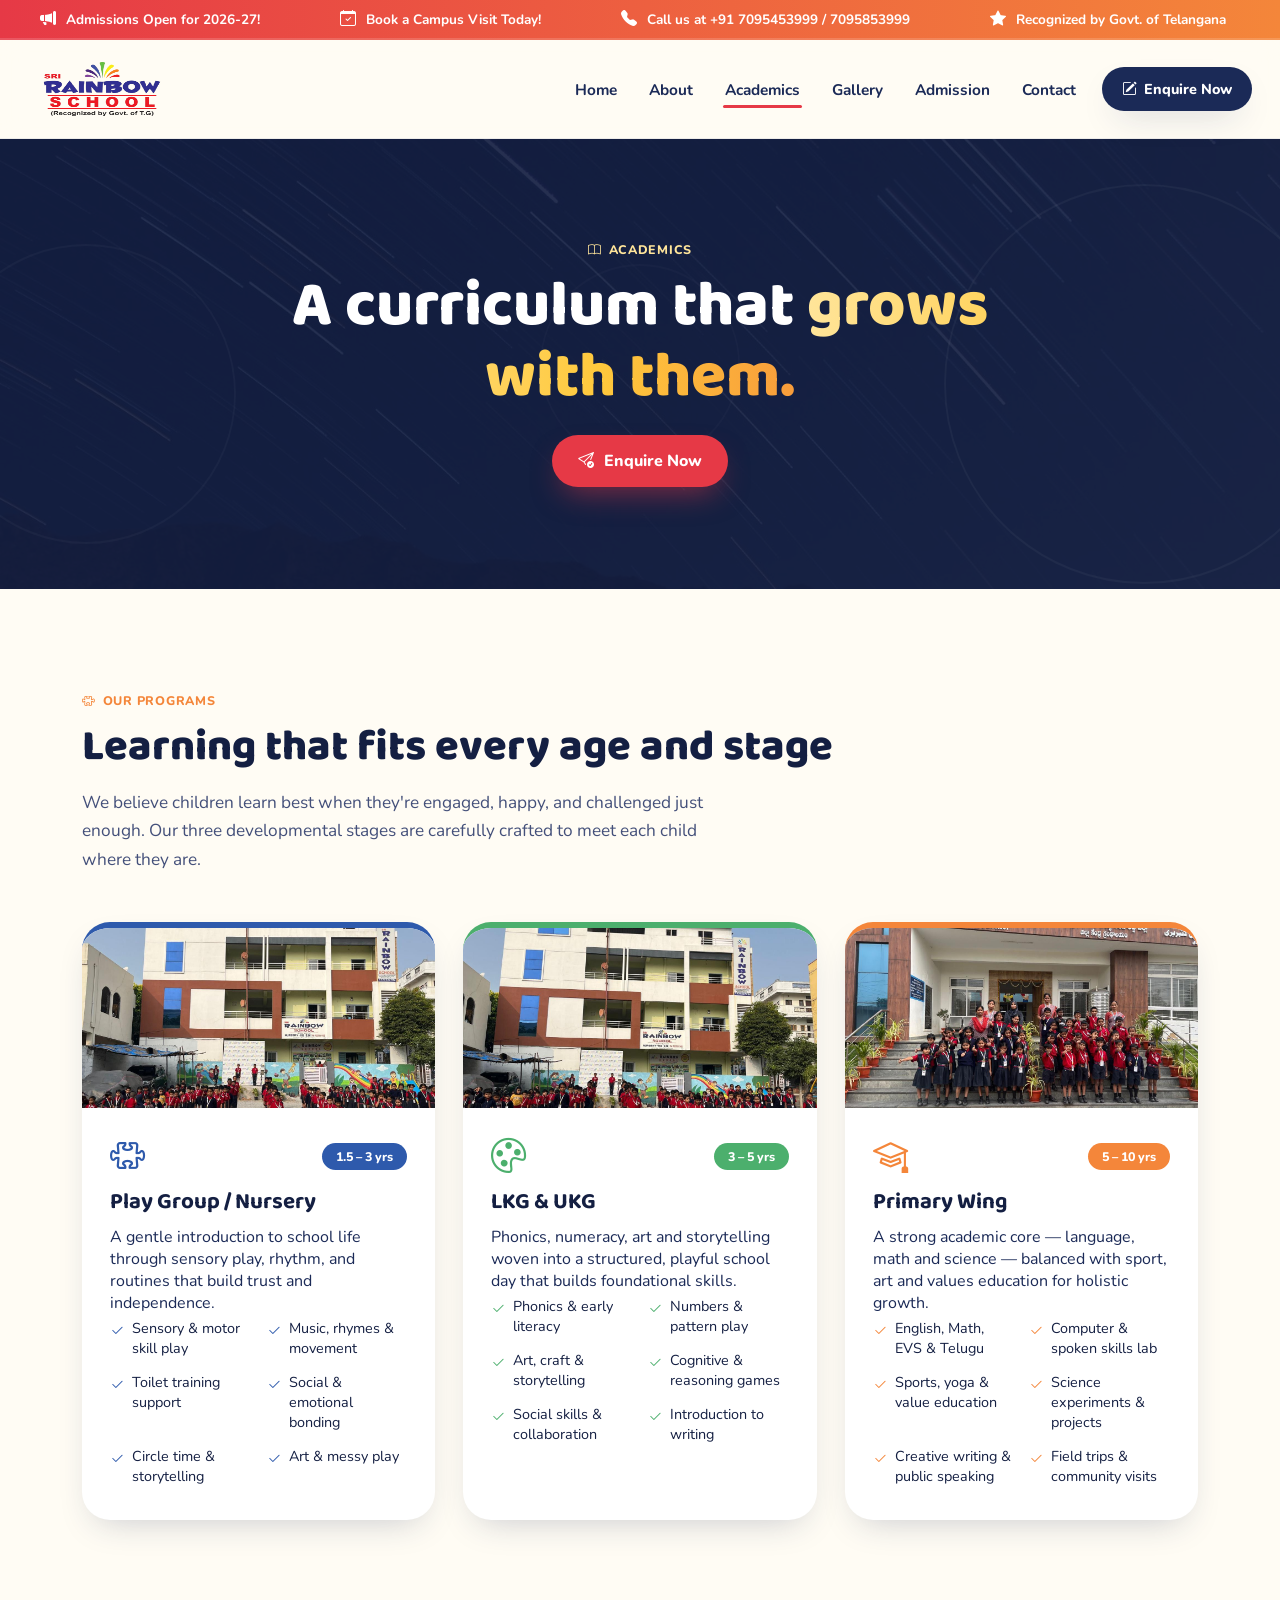
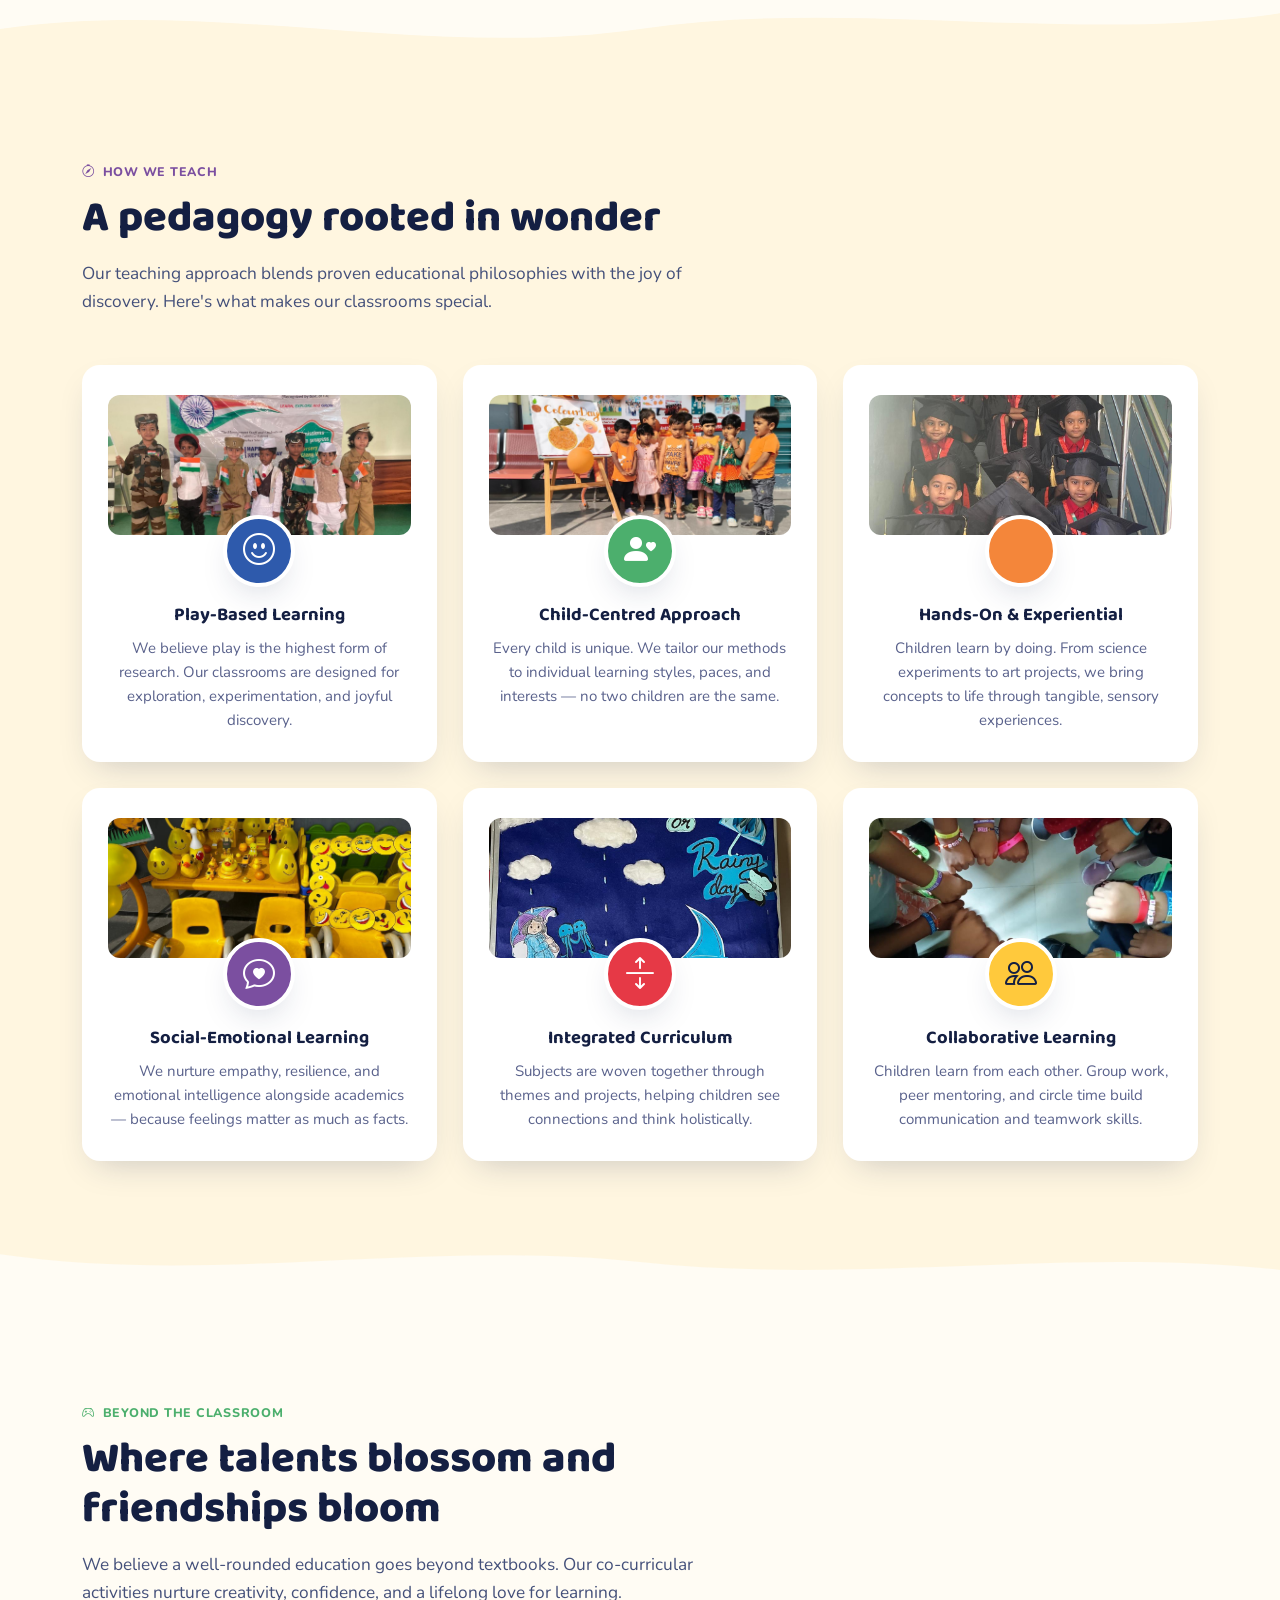
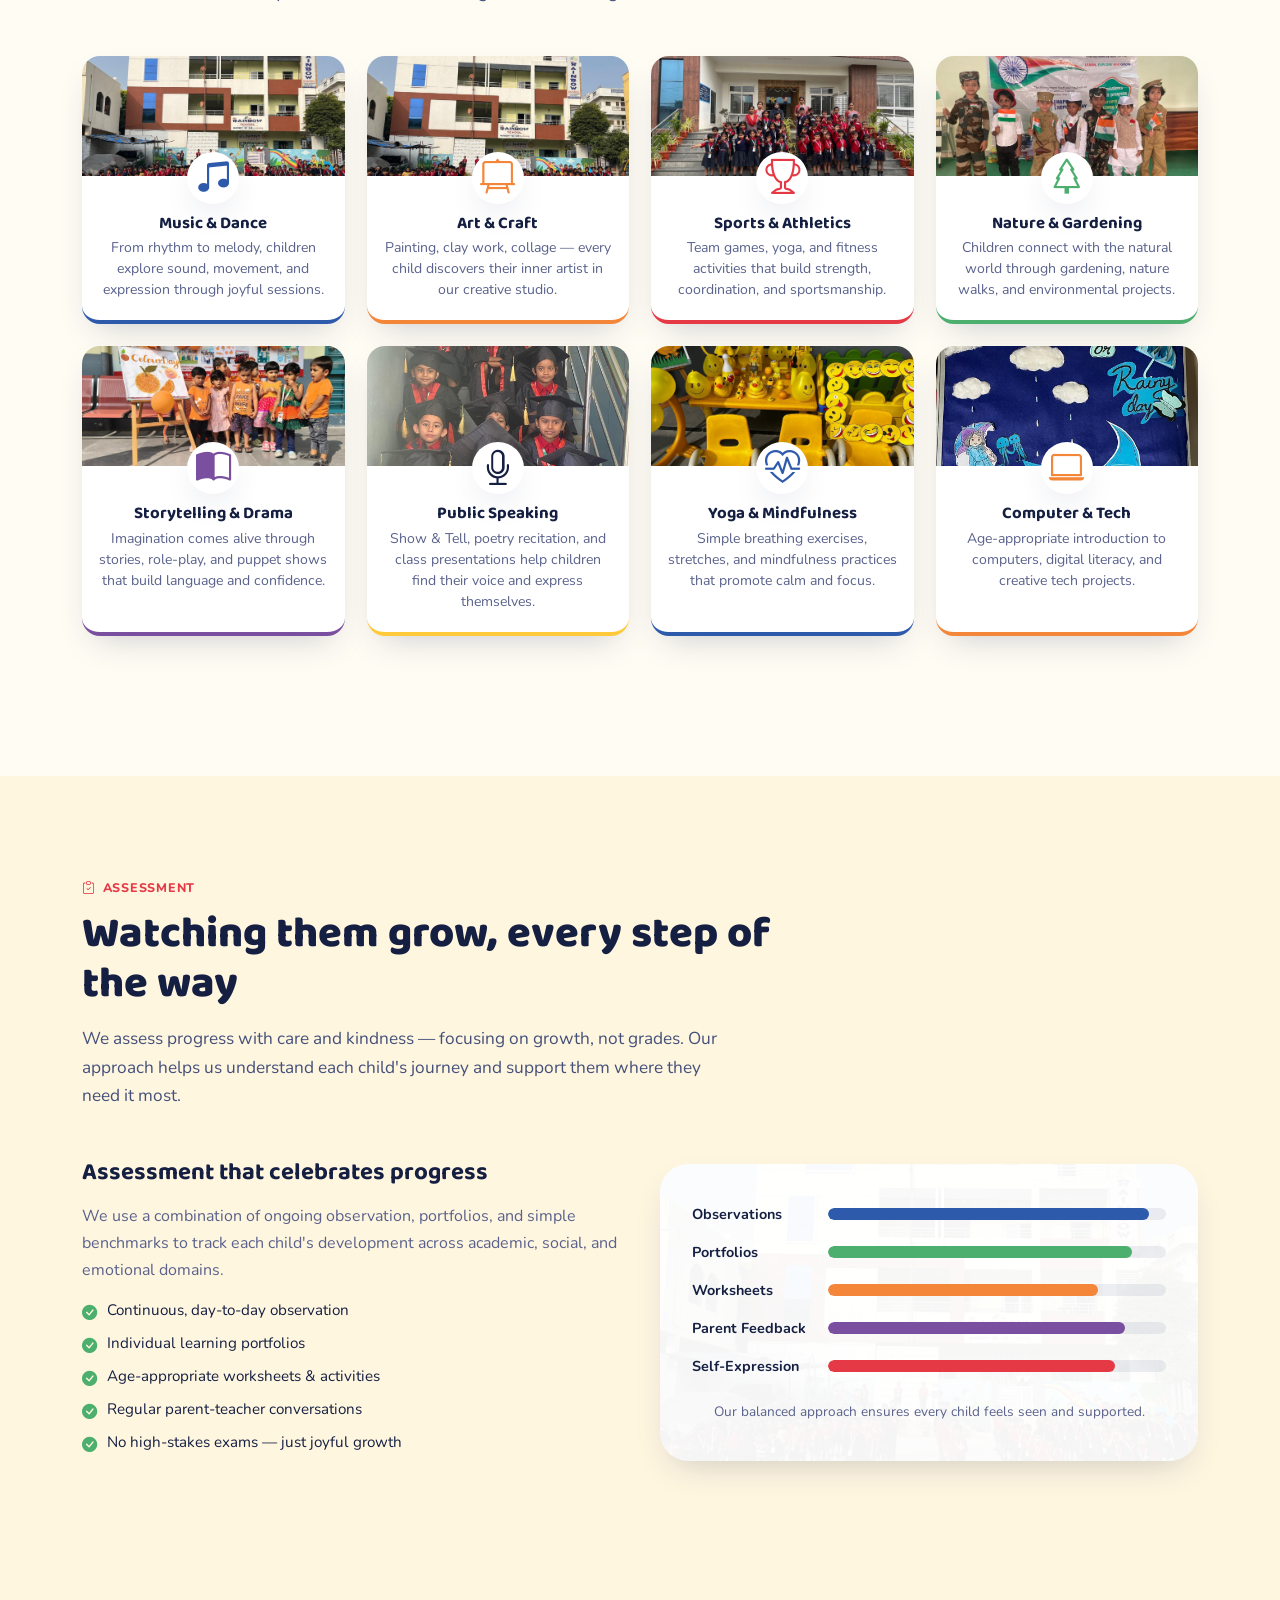
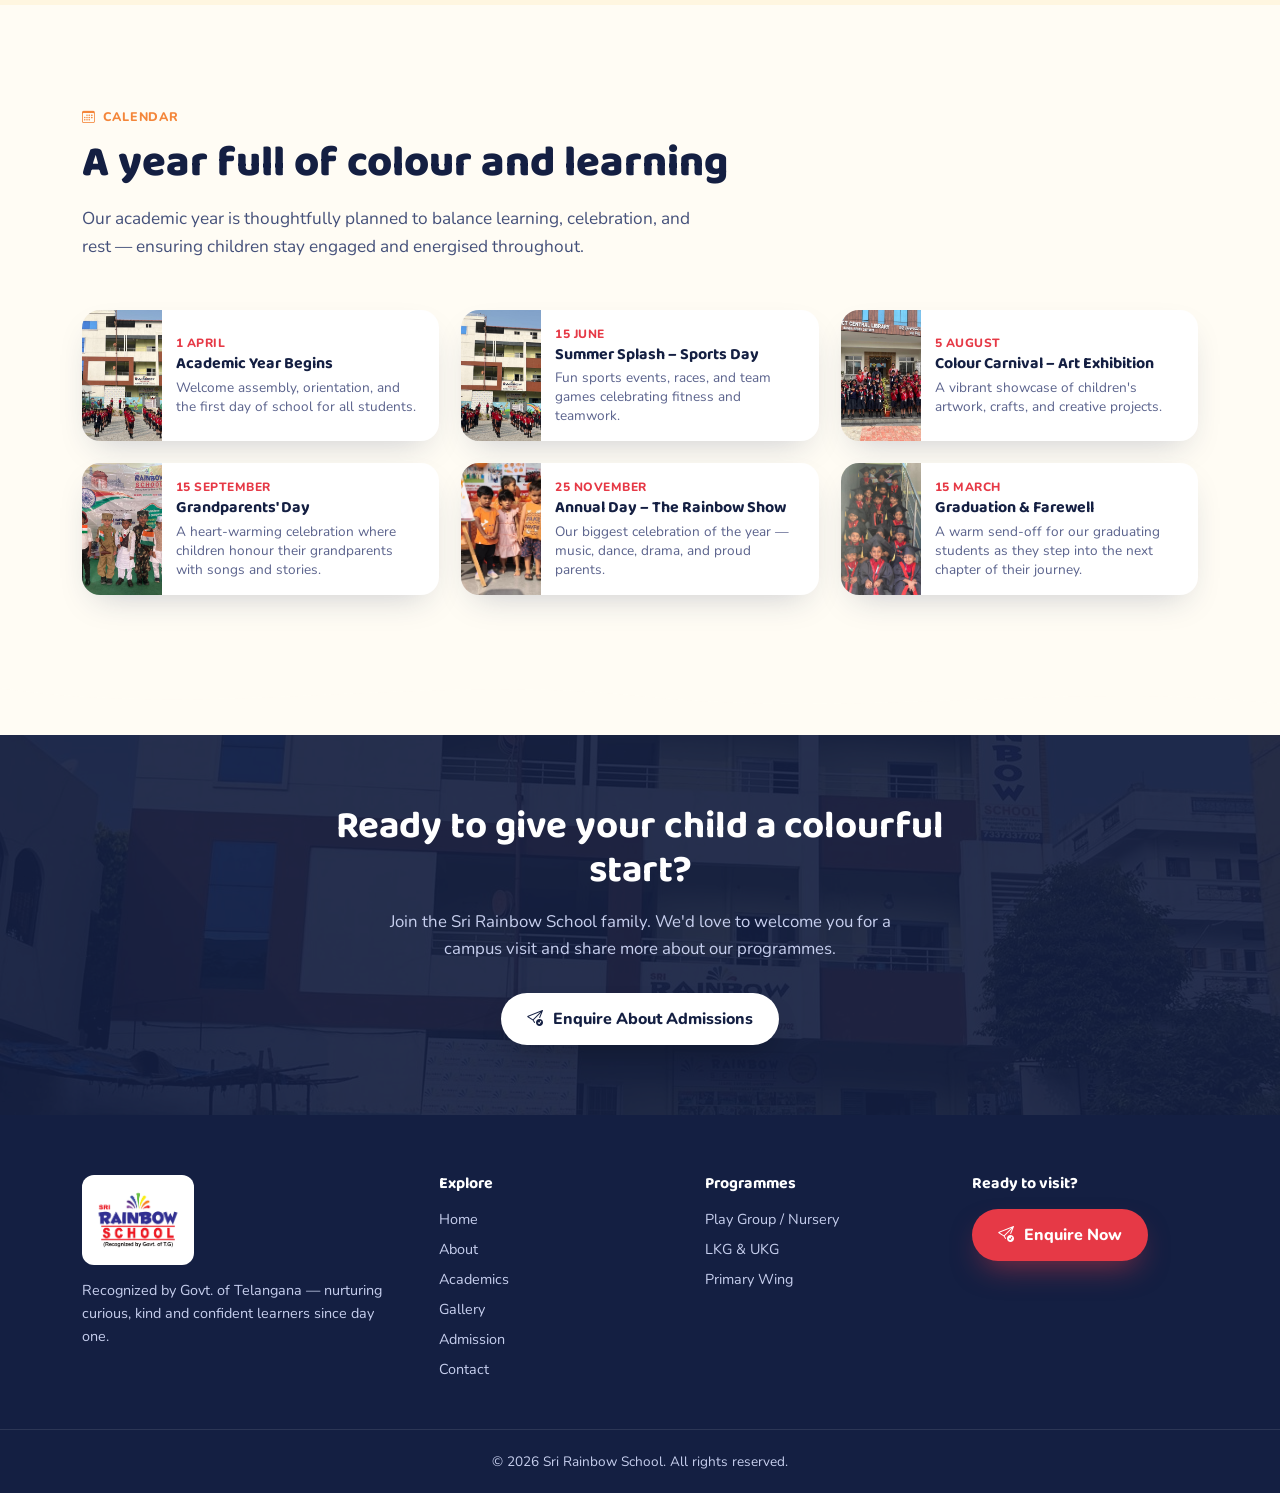
<file: academics.html>
<!DOCTYPE html>
<html lang="en">
<head>
    <meta charset="UTF-8" />
    <meta name="viewport" content="width=device-width, initial-scale=1.0" />
    <link rel="icon" href="logo2.png">
    <title>Sri Rainbow School | Academics – Curriculum &amp; Programs</title>
    <meta name="description" content="Explore Sri Rainbow School's academic programs from Play Group to Class 5. A joyful, play-based curriculum recognized by Govt. of Telangana." />

    <!-- Bootstrap Icons -->
    <link rel="stylesheet" href="https://cdn.jsdelivr.net/npm/bootstrap-icons@1.11.3/font/bootstrap-icons.min.css" />
    <!-- Google Fonts -->
    <link rel="preconnect" href="https://fonts.googleapis.com" />
    <link href="https://fonts.googleapis.com/css2?family=Baloo+2:wght@500;600;700;800&family=Nunito:ital,wght@0,400;0,600;0,700;0,800;1,600&family=Fredoka+One&display=swap" rel="stylesheet" />

    <style>
        /* ==========================================================================
           Sri Rainbow School — Design Tokens
           ========================================================================== */
        :root {
            --cream: #FFFCF4;
            --cream-soft: #FFF6E0;
            --navy: #1B2A57;
            --navy-2: #141F42;
            --blue: #2E5AAC;
            --red: #E63946;
            --yellow: #FFC93C;
            --green: #4CAF6D;
            --purple: #7B4FA0;
            --orange: #F4863A;
            --pink: #F06292;
            --teal: #26A69A;

            --font-display: 'Baloo 2', 'Fredoka One', cursive;
            --font-body: 'Nunito', sans-serif;
            --font-accent: 'Fredoka One', cursive;

            --radius-lg: 28px;
            --radius-md: 18px;
            --radius-sm: 12px;
            --shadow-soft: 0 14px 34px -14px rgba(27, 42, 87, 0.25);
            --shadow-pop: 0 20px 44px -12px rgba(27, 42, 87, 0.35);
            --shadow-glow: 0 20px 60px -12px rgba(46, 90, 172, 0.3);
        }

        * {
            box-sizing: border-box;
        }
        html {
            scroll-behavior: smooth;
        }
        body {
            margin: 0;
            font-family: var(--font-body);
            color: var(--navy);
            background: var(--cream);
            overflow-x: hidden;
        }
        img {
            max-width: 100%;
            display: block;
        }
        a {
            text-decoration: none;
            color: inherit;
        }
        ul {
            list-style: none;
            margin: 0;
            padding: 0;
        }
        button {
            font-family: inherit;
            cursor: pointer;
            border: none;
            background: none;
        }
        h1,
        h2,
        h3,
        h4 {
            font-family: var(--font-display);
            margin: 0;
            line-height: 1.15;
        }
        p {
            margin: 0;
        }

        @media (prefers-reduced-motion: reduce) {
            * {
                animation-duration: 0.001ms !important;
                animation-iteration-count: 1 !important;
                transition-duration: 0.001ms !important;
                scroll-behavior: auto !important;
            }
        }

        /* ---- shared section styles ---- */
        .section-wrap {
            max-width: 1180px;
            margin: 0 auto;
            padding: 100px 32px 70px;
        }
        .eyebrow {
            display: inline-flex;
            align-items: center;
            gap: 8px;
            font-weight: 800;
            letter-spacing: .06em;
            text-transform: uppercase;
            font-size: .78rem;
            color: var(--blue);
            margin-bottom: 14px;
        }
        .eyebrow-green {
            color: var(--green);
        }
        .eyebrow-orange {
            color: var(--orange);
        }
        .eyebrow-purple {
            color: var(--purple);
        }
        .eyebrow-red {
            color: var(--red);
        }
        .eyebrow-yellow {
            color: var(--yellow);
        }
        .eyebrow-pink {
            color: var(--pink);
        }
        .eyebrow-teal {
            color: var(--teal);
        }
        .eyebrow-light {
            color: #FFE59A;
        }
        .section-title {
            font-size: clamp(1.9rem, 3.6vw, 2.7rem);
            font-weight: 800;
            max-width: 760px;
            color: var(--navy-2);
            font-family: var(--font-display);
        }
        .section-title.light {
            color: #fff;
        }
        .section-lead {
            margin-top: 16px;
            max-width: 640px;
            font-size: 1.08rem;
            line-height: 1.65;
            color: #44507A;
        }
        .section-lead.light {
            color: #D6DEFF;
        }

        /* ---- rainbow scroll progress ---- */
        .scroll-rainbow {
            position: fixed;
            top: 0;
            left: 0;
            height: 4px;
            width: 0%;
            z-index: 1000;
            background: linear-gradient(90deg, #7B4FA0, #2E5AAC, #4CAF6D, #FFC93C, #F4863A, #E63946);
            transition: width .08s linear;
        }

        /* ==========================================================================
           Header / Nav
           ========================================================================== */
        .site-header {
            position: sticky;
            top: 0;
            z-index: 500;
            background: rgba(255, 252, 244, 0.92);
            backdrop-filter: blur(12px);
            border-bottom: 1px solid rgba(27, 42, 87, 0.08);
            transition: transform .35s ease, box-shadow .25s ease;
            will-change: transform;
        }
        .site-header.scrolled {
            box-shadow: 0 8px 24px -12px rgba(27, 42, 87, 0.25);
        }
        .site-header.nav-hidden {
            transform: translateY(-115%);
        }
        .nav-wrap {
            max-width: 1280px;
            margin: 0 auto;
            padding: 10px 28px;
            display: flex;
            align-items: center;
            gap: 24px;
        }
        .brand-logo {
            height: 78px;
            width: 148px;
        }
        .main-nav {
            display: flex;
            align-items: center;
            gap: 28px;
            margin-left: auto;
        }
        .nav-link {
            font-weight: 700;
            font-size: .96rem;
            color: var(--navy);
            position: relative;
            padding: 6px 2px;
            transition: color .25s ease;
        }
        .nav-link::after {
            content: '';
            position: absolute;
            left: 0;
            bottom: -2px;
            height: 3px;
            width: 0;
            background: var(--red);
            border-radius: 2px;
            transition: width .2s ease;
        }
        .nav-link:hover::after,
        .nav-link.active::after {
            width: 100%;
        }
        .btn-enquire {
            background: var(--navy);
            color: #fff;
            font-weight: 800;
            font-size: .9rem;
            padding: 12px 20px;
            border-radius: 999px;
            display: flex;
            align-items: center;
            gap: 8px;
            box-shadow: var(--shadow-soft);
            transition: transform .18s ease, background .18s ease;
        }
        .btn-enquire:hover {
            transform: translateY(-2px);
            background: var(--red);
        }
        .hamburger {
            display: none;
            flex-direction: column;
            gap: 5px;
            padding: 6px;
        }
        .hamburger span {
            width: 24px;
            height: 3px;
            border-radius: 2px;
            background: var(--navy);
            transition: 0.2s ease;
        }
        .hamburger.active span:nth-child(1) {
            transform: rotate(45deg) translate(5px, 6px);
        }
        .hamburger.active span:nth-child(2) {
            opacity: 0;
        }
        .hamburger.active span:nth-child(3) {
            transform: rotate(-45deg) translate(5px, -6px);
        }

        /* ==========================================================================
           Top Announcement Bar
           ========================================================================== */
        .top-bar {
            background: linear-gradient(90deg, #E63946, #F4863A);
            color: #fff;
            padding: 8px 0;
            overflow: hidden;
            white-space: nowrap;
            font-weight: 700;
            font-size: .85rem;
            position: relative;
            z-index: 501;
            border-bottom: 2px solid rgba(255, 255, 255, 0.15);
        }
        .top-bar-track {
            display: flex;
            width: max-content;
            animation: scrollMarquee 25s linear infinite;
        }
        .top-bar-track span {
            padding: 0 40px;
            display: inline-flex;
            align-items: center;
            gap: 10px;
        }
        .top-bar-track i {
            font-size: 1rem;
        }
        @keyframes scrollMarquee {
            0% {
                transform: translateX(0);
            }
            100% {
                transform: translateX(-50%);
            }
        }

        /* ==========================================================================
           Academics Hero — Clean Centered (matches About hero)
           ========================================================================== */
        .academics-hero {
            position: relative;
            background: var(--navy-2);
            color: #fff;
            min-height: 50vh;
            display: flex;
            align-items: center;
            justify-content: center;
            overflow: hidden;
        }
        .academics-hero::before {
            content: '';
            position: absolute;
            inset: 0;
            background: url('bg.jpg') center/cover no-repeat;
            opacity: 0.08;
            z-index: 0;
        }
        /* Decorative rings */
        .academics-hero .rings {
            position: absolute;
            inset: 0;
            pointer-events: none;
            z-index: 0;
        }
        .academics-hero .ring {
            position: absolute;
            border-radius: 50%;
            border: 2px solid rgba(255, 255, 255, 0.04);
            animation: ringPulse 8s ease-in-out infinite;
        }
        .academics-hero .ring:nth-child(1) {
            width: 400px;
            height: 400px;
            top: 10%;
            right: -5%;
            animation-delay: 0s;
        }
        .academics-hero .ring:nth-child(2) {
            width: 300px;
            height: 300px;
            bottom: 10%;
            left: -5%;
            animation-delay: 3s;
            border-color: rgba(255, 255, 255, 0.03);
        }
        .academics-hero .ring:nth-child(3) {
            width: 200px;
            height: 200px;
            top: 50%;
            left: 50%;
            transform: translate(-50%, -50%);
            animation-delay: 5s;
            border-color: rgba(255, 255, 255, 0.02);
        }
        @keyframes ringPulse {
            0%,
            100% {
                transform: scale(1);
                opacity: 0.4;
            }
            50% {
                transform: scale(1.15);
                opacity: 1;
            }
        }

        .academics-hero-inner {
            position: relative;
            z-index: 1;
            max-width: 1240px;
            margin: 0 auto;
            padding: 60px 32px;
            display: flex;
            flex-direction: column;
            align-items: center;
            justify-content: center;
            text-align: center;
            width: 100%;
        }
        .academics-hero-inner .eyebrow {
            color: #FFE59A;
            margin-bottom: 14px;
            justify-content: center;
        }
        .academics-hero-title {
            font-size: clamp(2.5rem, 5vw, 4rem);
            font-weight: 800;
            color: #fff;
            line-height: 1.1;
            max-width: 800px;
            margin: 0 auto;
        }
        .rainbow-text {
            background: linear-gradient(90deg, #FFE59A, #FFC93C, #F4863A, #E63946, #7B4FA0, #2E5AAC);
            background-size: 300% 100%;
            -webkit-background-clip: text;
            background-clip: text;
            color: transparent;
            animation: rainbowShift 6s ease-in-out infinite alternate;
        }
        @keyframes rainbowShift {
            0% {
                background-position: 0% 50%;
            }
            100% {
                background-position: 100% 50%;
            }
        }

        .wave-divider {
            display: block;
            width: 100%;
            height: 70px;
        }
        .wave-divider path {
            fill: var(--cream);
        }
        .wave-yellow path {
            fill: var(--cream-soft);
        }
        .wave-purple path {
            fill: var(--cream);
        }
        .wave-navy path {
            fill: var(--navy-2);
        }

        /* ==========================================================================
           Global Buttons
           ========================================================================== */
        .btn-primary {
            background: var(--red);
            color: #fff;
            font-weight: 800;
            font-size: 1rem;
            padding: 15px 26px;
            border-radius: 999px;
            display: inline-flex;
            align-items: center;
            gap: 10px;
            box-shadow: 0 14px 30px -10px rgba(230, 57, 70, 0.55);
            transition: transform .18s ease, box-shadow .18s ease;
        }
        .btn-primary:hover {
            transform: translateY(-3px);
            box-shadow: 0 18px 34px -8px rgba(230, 57, 70, 0.6);
        }
        .btn-primary.btn-light {
            background: #fff;
            color: var(--navy-2);
            box-shadow: 0 14px 30px -10px rgba(0, 0, 0, 0.25);
        }
        .btn-primary.full {
            width: 100%;
            justify-content: center;
        }
        .btn-ghost {
            display: inline-flex;
            align-items: center;
            gap: 8px;
            font-weight: 800;
            color: #fff;
            padding: 15px 8px;
            border-bottom: 2px solid rgba(255, 255, 255, 0.4);
            transition: border-color .18s ease, transform .18s ease;
        }
        .btn-ghost:hover {
            border-color: #fff;
            transform: translateX(4px);
        }
        .btn-ghost.dark {
            color: var(--navy-2);
            border-bottom-color: rgba(27, 42, 87, 0.2);
        }
        .btn-ghost.dark:hover {
            border-color: var(--navy-2);
        }

        /* ==========================================================================
           Programs — with images
           ========================================================================== */
        .programs {
            background: var(--cream);
        }
        .programs-grid {
            margin-top: 48px;
            display: grid;
            grid-template-columns: repeat(3, 1fr);
            gap: 28px;
        }
        .prog-detailed {
            background: #fff;
            border-radius: var(--radius-lg);
            padding: 0 0 30px 0;
            border-top: 6px solid var(--tint);
            box-shadow: var(--shadow-soft);
            transition: transform .2s ease, box-shadow .2s ease;
            overflow: hidden;
        }
        .prog-detailed:hover {
            transform: translateY(-8px);
            box-shadow: var(--shadow-pop);
        }
        .prog-detailed .prog-img {
            height: 180px;
            overflow: hidden;
        }
        .prog-detailed .prog-img img {
            width: 100%;
            height: 100%;
            object-fit: cover;
            transition: transform .4s ease;
        }
        .prog-detailed:hover .prog-img img {
            transform: scale(1.05);
        }
        .prog-detailed .prog-content {
            padding: 24px 28px 0;
        }
        .prog-detailed .prog-header {
            display: flex;
            justify-content: space-between;
            align-items: center;
            margin-bottom: 10px;
        }
        .prog-detailed .prog-header i {
            font-size: 2.2rem;
            color: var(--tint);
        }
        .prog-detailed .prog-age {
            font-size: .78rem;
            font-weight: 800;
            background: var(--tint);
            color: #fff;
            padding: 5px 14px;
            border-radius: 999px;
        }
        .prog-detailed h3 {
            font-size: 1.4rem;
            color: var(--navy-2);
            margin-bottom: 10px;
        }
        .prog-detailed>p {
            color: #5A628C;
            font-size: .96rem;
            line-height: 1.6;
            margin-bottom: 18px;
        }
        .prog-detailed .prog-features {
            display: grid;
            grid-template-columns: 1fr 1fr;
            gap: 6px 16px;
        }
        .prog-detailed .prog-features li {
            display: flex;
            gap: 8px;
            align-items: flex-start;
            font-size: .9rem;
            color: var(--navy-2);
            padding: 4px 0;
        }
        .prog-detailed .prog-features li i {
            color: var(--tint);
            margin-top: 3px;
            flex: none;
        }

        /* ==========================================================================
           Teaching Methodology — with images
           ========================================================================== */
        .methodology {
            background: var(--cream-soft);
        }
        .method-grid {
            margin-top: 48px;
            display: grid;
            grid-template-columns: repeat(3, 1fr);
            gap: 26px;
        }
        .method-card {
            background: #fff;
            border-radius: var(--radius-md);
            padding: 30px 26px;
            text-align: center;
            box-shadow: var(--shadow-soft);
            transition: transform .2s ease, box-shadow .2s ease;
            position: relative;
            overflow: hidden;
        }
        .method-card:hover {
            transform: translateY(-6px);
            box-shadow: var(--shadow-pop);
        }
        .method-card .method-img {
            width: 100%;
            height: 140px;
            border-radius: var(--radius-sm);
            overflow: hidden;
            margin-bottom: 16px;
        }
        .method-card .method-img img {
            width: 100%;
            height: 100%;
            object-fit: cover;
            transition: transform .4s ease;
        }
        .method-card:hover .method-img img {
            transform: scale(1.05);
        }
        .method-card .method-icon {
            width: 72px;
            height: 72px;
            border-radius: 50%;
            display: flex;
            align-items: center;
            justify-content: center;
            font-size: 2rem;
            color: #fff;
            margin: -36px auto 18px;
            background: var(--c);
            position: relative;
            z-index: 1;
            border: 4px solid #fff;
            box-shadow: var(--shadow-soft);
        }
        .method-card h4 {
            font-size: 1.15rem;
            color: var(--navy-2);
            margin-bottom: 10px;
        }
        .method-card p {
            color: #5A628C;
            font-size: .94rem;
            line-height: 1.6;
        }

        /* ==========================================================================
           Co-Curricular — with images
           ========================================================================== */
        .co-curricular {
            background: var(--cream);
        }
        .co-grid {
            margin-top: 48px;
            display: grid;
            grid-template-columns: repeat(4, 1fr);
            gap: 22px;
        }
        .co-card {
            background: #fff;
            border-radius: var(--radius-md);
            padding: 0 0 20px 0;
            text-align: center;
            box-shadow: var(--shadow-soft);
            transition: transform .2s ease, box-shadow .2s ease;
            border-bottom: 4px solid var(--c);
            overflow: hidden;
        }
        .co-card:hover {
            transform: translateY(-6px);
            box-shadow: var(--shadow-pop);
        }
        .co-card .co-img {
            height: 120px;
            overflow: hidden;
        }
        .co-card .co-img img {
            width: 100%;
            height: 100%;
            object-fit: cover;
            transition: transform .4s ease;
        }
        .co-card:hover .co-img img {
            transform: scale(1.05);
        }
        .co-card .co-icon {
            font-size: 2.2rem;
            color: var(--c);
            margin: -24px auto 10px;
            background: #fff;
            width: 52px;
            height: 52px;
            border-radius: 50%;
            display: flex;
            align-items: center;
            justify-content: center;
            box-shadow: var(--shadow-soft);
            position: relative;
            z-index: 1;
        }
        .co-card h4 {
            font-size: 1.05rem;
            color: var(--navy-2);
            margin-bottom: 4px;
        }
        .co-card p {
            font-size: .88rem;
            color: #5A628C;
            line-height: 1.5;
            padding: 0 16px;
        }

        /* ==========================================================================
           Assessment — with image
           ========================================================================== */
        .assessment {
            background: var(--cream-soft);
        }
        .assessment-grid {
            margin-top: 48px;
            display: grid;
            grid-template-columns: 1fr 1fr;
            gap: 40px;
            align-items: center;
        }
        .assessment-text h3 {
            font-size: 1.5rem;
            color: var(--navy-2);
            margin-bottom: 16px;
        }
        .assessment-text p {
            color: #5A628C;
            font-size: 1rem;
            line-height: 1.7;
            margin-bottom: 16px;
        }
        .assessment-text ul li {
            display: flex;
            gap: 10px;
            align-items: flex-start;
            font-size: .95rem;
            color: var(--navy-2);
            margin-bottom: 10px;
        }
        .assessment-text ul li i {
            color: var(--green);
            margin-top: 3px;
            flex: none;
        }
        .assessment-visual {
            background: #fff;
            border-radius: var(--radius-lg);
            padding: 40px 32px;
            box-shadow: var(--shadow-soft);
            display: flex;
            flex-direction: column;
            gap: 18px;
            position: relative;
            overflow: hidden;
        }
        .assessment-visual .assess-img {
            position: absolute;
            inset: 0;
            opacity: 0.04;
            background: url('images/1.jpeg') center/cover no-repeat;
            z-index: 0;
        }
        .assessment-visual .assess-item {
            display: flex;
            align-items: center;
            gap: 16px;
            position: relative;
            z-index: 1;
        }
        .assessment-visual .assess-item .bar {
            flex: 1;
            height: 12px;
            border-radius: 999px;
            background: rgba(27, 42, 87, 0.08);
            overflow: hidden;
        }
        .assessment-visual .assess-item .bar .fill {
            height: 100%;
            border-radius: 999px;
            background: var(--c);
            width: 0%;
            transition: width 1s ease;
        }
        .assessment-visual .assess-item .label {
            font-weight: 700;
            font-size: .9rem;
            color: var(--navy-2);
            min-width: 120px;
        }
        .assessment-visual p {
            position: relative;
            z-index: 1;
        }

        /* ==========================================================================
           Academic Calendar — with images
           ========================================================================== */
        .calendar {
            background: var(--cream);
        }
        .calendar-grid {
            margin-top: 48px;
            display: grid;
            grid-template-columns: repeat(3, 1fr);
            gap: 22px;
        }
        .cal-item {
            background: #fff;
            border-radius: var(--radius-md);
            padding: 0;
            display: grid;
            grid-template-columns: 80px 1fr;
            box-shadow: var(--shadow-soft);
            transition: transform .2s ease, box-shadow .2s ease;
            overflow: hidden;
        }
        .cal-item:hover {
            transform: translateY(-4px);
            box-shadow: var(--shadow-pop);
        }
        .cal-item .cal-img {
            height: 100%;
            min-height: 100px;
            overflow: hidden;
        }
        .cal-item .cal-img img {
            width: 100%;
            height: 100%;
            object-fit: cover;
            transition: transform .4s ease;
        }
        .cal-item:hover .cal-img img {
            transform: scale(1.05);
        }
        .cal-item .cal-detail {
            padding: 16px 18px 16px 14px;
            display: flex;
            flex-direction: column;
            justify-content: center;
        }
        .cal-item .cal-detail .cal-date {
            font-weight: 800;
            font-size: .75rem;
            color: var(--red);
            text-transform: uppercase;
            letter-spacing: .04em;
            margin-bottom: 4px;
        }
        .cal-item .cal-detail h4 {
            font-size: 1rem;
            color: var(--navy-2);
            margin-bottom: 4px;
        }
        .cal-item .cal-detail p {
            font-size: .85rem;
            color: #5A628C;
            line-height: 1.4;
        }

        /* ==========================================================================
           CTA Banner
           ========================================================================== */
        .cta-banner {
            background: var(--navy-2);
            color: #fff;
            padding: 70px 32px;
            text-align: center;
            position: relative;
            overflow: hidden;
        }
        .cta-banner::before {
            content: '';
            position: absolute;
            inset: 0;
            background: url('images/2.jpeg') center/cover no-repeat;
            opacity: 0.08;
            z-index: 0;
        }
        .cta-banner>* {
            position: relative;
            z-index: 1;
        }
        .cta-banner h2 {
            font-size: clamp(1.8rem, 3vw, 2.5rem);
            max-width: 700px;
            margin: 0 auto 16px;
        }
        .cta-banner p {
            color: #C7CFEE;
            font-size: 1.05rem;
            max-width: 560px;
            margin: 0 auto 30px;
            line-height: 1.6;
        }

        /* ==========================================================================
           Footer
           ========================================================================== */
        .site-footer {
            background: var(--navy-2);
            color: #C7CFEE;
            padding-top: 60px;
        }
        .footer-wrap {
            max-width: 1180px;
            margin: 0 auto;
            padding: 0 32px 40px;
            display: grid;
            grid-template-columns: 1.4fr 1fr 1fr 1fr;
            gap: 40px;
        }
        .footer-logo {
            height: 90px;
            width: auto;
            border-radius: 12px;
            background: #fff;
            padding: 6px;
            margin-bottom: 14px;
        }
        .footer-brand p {
            font-size: .9rem;
            line-height: 1.6;
        }
        .footer-links h4,
        .footer-cta h4 {
            color: #fff;
            font-size: 1rem;
            margin-bottom: 16px;
        }
        .footer-links a {
            display: block;
            font-size: .9rem;
            margin-bottom: 10px;
            color: #C7CFEE;
            transition: color .18s ease;
        }
        .footer-links a:hover {
            color: var(--yellow);
        }
        .footer-bottom {
            border-top: 1px solid rgba(255, 255, 255, 0.1);
            padding: 22px 32px;
            text-align: center;
            font-size: .85rem;
        }

        /* ==========================================================================
           Floating Enquire Button (mobile)
           ========================================================================== */
        .fab-enquire {
            position: fixed;
            bottom: 24px;
            right: 24px;
            z-index: 400;
            width: 58px;
            height: 58px;
            border-radius: 50%;
            background: var(--red);
            color: #fff;
            font-size: 1.4rem;
            box-shadow: 0 14px 30px -8px rgba(230, 57, 70, 0.6);
            display: none;
            align-items: center;
            justify-content: center;
            transition: transform .2s ease;
        }
        .fab-enquire:hover {
            transform: scale(1.08);
        }

        /* ==========================================================================
           Modal
           ========================================================================== */
        .modal-overlay {
            position: fixed;
            inset: 0;
            z-index: 1000;
            background: rgba(20, 31, 66, 0.6);
            backdrop-filter: blur(4px);
            display: flex;
            align-items: center;
            justify-content: center;
            padding: 20px;
            opacity: 0;
            visibility: hidden;
            transition: opacity .28s ease;
        }
        .modal-overlay.open {
            opacity: 1;
            visibility: visible;
        }
        .modal-card {
            background: #fff;
            border-radius: var(--radius-lg);
            width: 100%;
            max-width: 880px;
            max-height: 92vh;
            overflow: auto;
            display: grid;
            grid-template-columns: 0.85fr 1.15fr;
            box-shadow: 0 40px 80px -20px rgba(0, 0, 0, 0.4);
            transform: scale(.92) translateY(20px);
            transition: transform .3s cubic-bezier(.2, .8, .3, 1.2);
            position: relative;
        }
        .modal-overlay.open .modal-card {
            transform: scale(1) translateY(0);
        }
        .modal-close {
            position: absolute;
            top: 16px;
            right: 16px;
            z-index: 2;
            width: 38px;
            height: 38px;
            border-radius: 50%;
            background: rgba(27, 42, 87, 0.06);
            color: var(--navy-2);
            display: flex;
            align-items: center;
            justify-content: center;
            transition: background .18s ease;
        }
        .modal-close:hover {
            background: rgba(27, 42, 87, 0.14);
        }

        .modal-side {
            background: var(--navy-2);
            color: #fff;
            padding: 44px 34px;
            position: relative;
            overflow: hidden;
            display: flex;
            flex-direction: column;
            justify-content: center;
        }
        .modal-side h3 {
            font-size: 1.5rem;
            margin-bottom: 14px;
            position: relative;
            z-index: 1;
        }
        .modal-side p {
            color: #C7CFEE;
            font-size: .92rem;
            line-height: 1.6;
            position: relative;
            z-index: 1;
        }
        .modal-side-burst {
            position: absolute;
            inset: 0;
        }
        .modal-side-burst span {
            position: absolute;
            width: 120px;
            height: 220px;
            border-radius: 50% 50% 0 0;
            transform-origin: bottom center;
            opacity: .5;
        }
        .modal-side-burst span:nth-child(1) {
            background: var(--purple);
            bottom: -40px;
            left: -30px;
            transform: rotate(-40deg);
        }
        .modal-side-burst span:nth-child(2) {
            background: var(--blue);
            bottom: -40px;
            left: 0px;
            transform: rotate(-24deg);
        }
        .modal-side-burst span:nth-child(3) {
            background: var(--green);
            bottom: -40px;
            left: 30px;
            transform: rotate(-8deg);
        }
        .modal-side-burst span:nth-child(4) {
            background: var(--yellow);
            bottom: -40px;
            left: 60px;
            transform: rotate(8deg);
        }
        .modal-side-burst span:nth-child(5) {
            background: var(--orange);
            bottom: -40px;
            left: 90px;
            transform: rotate(24deg);
        }
        .modal-side-burst span:nth-child(6) {
            background: var(--red);
            bottom: -40px;
            left: 120px;
            transform: rotate(40deg);
        }

        .modal-form-wrap {
            padding: 44px 40px;
        }
        .modal-form-wrap h4 {
            font-size: 1.2rem;
            margin-bottom: 22px;
            color: var(--navy-2);
            display: flex;
            gap: 10px;
            align-items: center;
        }

        .modal-success {
            display: none;
            text-align: center;
            padding: 30px 10px;
            position: relative;
        }
        .modal-success.show {
            display: block;
        }
        .success-icon {
            font-size: 3.4rem;
            color: var(--green);
            margin-bottom: 14px;
        }
        .modal-success h4 {
            justify-content: center;
            margin-bottom: 8px;
        }
        .modal-success p {
            color: #5A628C;
            margin-bottom: 22px;
        }
        .success-burst {
            position: absolute;
            inset: 0;
            pointer-events: none;
            overflow: hidden;
        }
        .success-burst span {
            position: absolute;
            top: 50%;
            left: 50%;
            width: 8px;
            height: 20px;
            border-radius: 4px;
            opacity: 0;
        }
        .modal-success.show .success-burst span {
            animation: confetti 1s ease-out forwards;
        }
        .success-burst span:nth-child(1) {
            background: var(--purple);
            animation-delay: 0s;
        }
        .success-burst span:nth-child(2) {
            background: var(--blue);
            animation-delay: .04s;
        }
        .success-burst span:nth-child(3) {
            background: var(--green);
            animation-delay: .08s;
        }
        .success-burst span:nth-child(4) {
            background: var(--yellow);
            animation-delay: .12s;
        }
        .success-burst span:nth-child(5) {
            background: var(--orange);
            animation-delay: .16s;
        }
        .success-burst span:nth-child(6) {
            background: var(--red);
            animation-delay: .2s;
        }
        @keyframes confetti {
            0% {
                opacity: 1;
                transform: translate(-50%, -50%) rotate(0deg);
            }
            100% {
                opacity: 0;
                transform: translate(calc(-50% + var(--x, 120px)), calc(-50% - 160px)) rotate(340deg);
            }
        }
        .success-burst span:nth-child(1) {
            --x: -150px;
        }
        .success-burst span:nth-child(2) {
            --x: -90px;
        }
        .success-burst span:nth-child(3) {
            --x: -30px;
        }
        .success-burst span:nth-child(4) {
            --x: 30px;
        }
        .success-burst span:nth-child(5) {
            --x: 90px;
        }
        .success-burst span:nth-child(6) {
            --x: 150px;
        }

        .field {
            margin-bottom: 16px;
            display: flex;
            flex-direction: column;
            gap: 6px;
        }
        .field label {
            font-size: .85rem;
            font-weight: 800;
            color: var(--navy-2);
        }
        .field input,
        .field select,
        .field textarea {
            border: 2px solid rgba(27, 42, 87, 0.12);
            border-radius: var(--radius-sm);
            padding: 12px 14px;
            font-family: inherit;
            font-size: .95rem;
            color: var(--navy-2);
            background: var(--cream);
            transition: border-color .18s ease;
            width: 100%;
        }
        .field input:focus,
        .field select:focus,
        .field textarea:focus {
            outline: none;
            border-color: var(--blue);
        }
        .field textarea {
            resize: vertical;
        }
        .form-row {
            display: grid;
            grid-template-columns: 1fr 1fr;
            gap: 16px;
        }

        /* ==========================================================================
           Responsive
           ========================================================================== */
        @media (max-width: 1080px) {
            .programs-grid {
                grid-template-columns: 1fr 1fr;
            }
            .co-grid {
                grid-template-columns: repeat(2, 1fr);
            }
            .calendar-grid {
                grid-template-columns: 1fr 1fr;
            }
            .footer-wrap {
                grid-template-columns: 1fr 1fr;
            }
        }

        @media (max-width: 900px) {
            .academics-hero-inner {
                padding: 40px 22px;
            }
            .method-grid {
                grid-template-columns: 1fr 1fr;
            }
            .assessment-grid {
                grid-template-columns: 1fr;
            }
            .modal-card {
                grid-template-columns: 1fr;
            }
            .modal-side {
                display: none;
            }
            .cal-item {
                grid-template-columns: 1fr;
            }
            .cal-item .cal-img {
                height: 120px;
            }
        }

        @media (max-width: 760px) {
            .main-nav {
                position: fixed; top: 100%; left: 0; right: 0;
                background: var(--cream);
                flex-direction: column; align-items: stretch; gap: 0;
                margin-left: 0; padding: 8px 24px 32px;
                box-shadow: 0 14px 24px -14px rgba(27, 42, 87, 0.3);
                transform: translateY(-100%); opacity: 0;
                transition: transform .3s cubic-bezier(0.4, 0, 0.2, 1), opacity .3s;
                z-index: 502; border-bottom: none; overflow-y: auto;
                -webkit-overflow-scrolling: touch;
            }
            .main-nav.open { transform: translateY(0); opacity: 1; }
            .main-nav a { padding: 14px 0; width: 100%; border-bottom: 1px solid rgba(27, 42, 87, 0.06); font-size: 1rem; }
            .hamburger {
                display: flex; min-width: 44px; min-height: 44px;
                align-items: center; justify-content: center; z-index: 503; margin-left: auto;
            }
            .nav-wrap { position: relative; z-index: 503; }
            .btn-enquire { display: none; }
            .fab-enquire { display: flex; }

            .programs-grid {
                grid-template-columns: 1fr;
            }
            .programs-grid .prog-features {
                grid-template-columns: 1fr;
            }
            .method-grid {
                grid-template-columns: 1fr;
            }
            .co-grid {
                grid-template-columns: 1fr 1fr;
            }
            .calendar-grid {
                grid-template-columns: 1fr;
            }
            .footer-wrap {
                grid-template-columns: 1fr;
            }
            .section-wrap {
                padding: 70px 22px 50px;
            }
            .modal-form-wrap {
                padding: 30px 22px;
            }
            .academics-hero {
                min-height: 25vh;
            }
            .form-row {
                grid-template-columns: 1fr;
            }
        }
    </style>
</head>

<body>

    <!-- ===== Rainbow scroll progress ===== -->
    <div class="scroll-rainbow" id="scrollRainbow"></div>

    <!-- ============ TOP ANNOUNCEMENT BAR ============ -->
    <div class="top-bar">
        <div class="top-bar-track">
            <span><i class="bi bi-megaphone-fill"></i> Admissions Open for 2026-27! </span>
            <span><i class="bi bi-calendar-check"></i> Book a Campus Visit Today! </span>
            <span><i class="bi bi-telephone-fill"></i> Call us at +91 7095453999 / 7095853999 </span>
            <span><i class="bi bi-star-fill"></i> Recognized by Govt. of Telangana </span>
            <span><i class="bi bi-emoji-smile"></i> Where Little Minds Bloom </span>
            <span><i class="bi bi-megaphone-fill"></i> Admissions Open for 2026-27! </span>
            <span><i class="bi bi-calendar-check"></i> Book a Campus Visit Today! </span>
            <span><i class="bi bi-telephone-fill"></i> Call us at +91 7095453999 / 7095853999 </span>
            <span><i class="bi bi-star-fill"></i> Recognized by Govt. of Telangana </span>
            <span><i class="bi bi-emoji-smile"></i> Where Little Minds Bloom </span>
        </div>
    </div>

    <!-- ===== HEADER ===== -->
    <header class="site-header" id="siteHeader">
        <div class="nav-wrap">
            <a href="index.html" class="brand">
                <img src="logo1.png" alt="Sri Rainbow School logo" class="brand-logo">
            </a>

            <nav class="main-nav" id="mainNav">
                <a href="index.html" class="nav-link">Home</a>
                <a href="about.html" class="nav-link">About</a>
                <a href="academics.html" class="nav-link active">Academics</a>
                <a href="gallery.html" class="nav-link">Gallery</a>
                <a href="admission.html" class="nav-link">Admission</a>
                <a href="contact.html" class="nav-link">Contact</a>
            </nav>

            <button class="btn-enquire" id="openEnquireBtn1">
                <i class="bi bi-pencil-square"></i> Enquire Now
            </button>

            <button class="hamburger" id="hamburgerBtn" aria-label="Toggle menu">
                <span></span><span></span><span></span>
            </button>
        </div>
    </header>

    <!-- ===== ACADEMICS HERO — Clean Centered (matches About hero) ===== -->
    <section class="academics-hero">
        <div class="rings" aria-hidden="true">
            <span class="ring"></span>
            <span class="ring"></span>
            <span class="ring"></span>
        </div>
        <div class="academics-hero-inner">
            <p class="eyebrow"><i class="bi bi-book"></i> Academics</p>
            <h1 class="academics-hero-title">A curriculum that <span class="rainbow-text">grows with them.</span></h1>
            <div class="academics-hero-actions"><br>
                <button class="btn-primary" id="openEnquireBtn2"><i class="bi bi-send-check"></i> Enquire Now</button>
                <!-- <a href="#process" class="btn-ghost">How to Apply <i class="bi bi-arrow-down-right"></i></a> -->
            </div>
        </div>
    </section>

    <!-- ===== PROGRAMS (detailed with images) ===== -->
    <section class="programs" id="programs">
        <div class="section-wrap">
            <p class="eyebrow eyebrow-orange"><i class="bi bi-puzzle"></i> Our Programs</p>
            <h2 class="section-title">Learning that fits every age and stage</h2>
            <p class="section-lead">We believe children learn best when they're engaged, happy, and challenged just enough. Our three developmental stages are carefully crafted to meet each child where they are.</p>

            <div class="programs-grid">
                <!-- Play Group -->
                <div class="prog-detailed" style="--tint:#2E5AAC;">
                    <div class="prog-img">
                        <img src="images/1.jpeg" alt="Play Group children" loading="lazy" />
                    </div>
                    <div class="prog-content">
                        <div class="prog-header">
                            <i class="bi bi-puzzle"></i>
                            <span class="prog-age">1.5 – 3 yrs</span>
                        </div>
                        <h3>Play Group / Nursery</h3>
                        <p>A gentle introduction to school life through sensory play, rhythm, and routines that build trust and independence.</p>
                        <ul class="prog-features">
                            <li><i class="bi bi-check2"></i> Sensory &amp; motor skill play</li>
                            <li><i class="bi bi-check2"></i> Music, rhymes &amp; movement</li>
                            <li><i class="bi bi-check2"></i> Toilet training support</li>
                            <li><i class="bi bi-check2"></i> Social &amp; emotional bonding</li>
                            <li><i class="bi bi-check2"></i> Circle time &amp; storytelling</li>
                            <li><i class="bi bi-check2"></i> Art &amp; messy play</li>
                        </ul>
                    </div>
                </div>

                <!-- LKG / UKG -->
                <div class="prog-detailed" style="--tint:#4CAF6D;">
                    <div class="prog-img">
                        <img src="images/2.jpeg" alt="LKG UKG children" loading="lazy" />
                    </div>
                    <div class="prog-content">
                        <div class="prog-header">
                            <i class="bi bi-palette"></i>
                            <span class="prog-age">3 – 5 yrs</span>
                        </div>
                        <h3>LKG &amp; UKG</h3>
                        <p>Phonics, numeracy, art and storytelling woven into a structured, playful school day that builds foundational skills.</p>
                        <ul class="prog-features">
                            <li><i class="bi bi-check2"></i> Phonics &amp; early literacy</li>
                            <li><i class="bi bi-check2"></i> Numbers &amp; pattern play</li>
                            <li><i class="bi bi-check2"></i> Art, craft &amp; storytelling</li>
                            <li><i class="bi bi-check2"></i> Cognitive &amp; reasoning games</li>
                            <li><i class="bi bi-check2"></i> Social skills &amp; collaboration</li>
                            <li><i class="bi bi-check2"></i> Introduction to writing</li>
                        </ul>
                    </div>
                </div>

                <!-- Primary Wing -->
                <div class="prog-detailed" style="--tint:#F4863A;">
                    <div class="prog-img">
                        <img src="images/3.jpeg" alt="Primary Wing children" loading="lazy" />
                    </div>
                    <div class="prog-content">
                        <div class="prog-header">
                            <i class="bi bi-mortarboard"></i>
                            <span class="prog-age">5 – 10 yrs</span>
                        </div>
                        <h3>Primary Wing</h3>
                        <p>A strong academic core — language, math and science — balanced with sport, art and values education for holistic growth.</p>
                        <ul class="prog-features">
                            <li><i class="bi bi-check2"></i> English, Math, EVS &amp; Telugu</li>
                            <li><i class="bi bi-check2"></i> Computer &amp; spoken skills lab</li>
                            <li><i class="bi bi-check2"></i> Sports, yoga &amp; value education</li>
                            <li><i class="bi bi-check2"></i> Science experiments &amp; projects</li>
                            <li><i class="bi bi-check2"></i> Creative writing &amp; public speaking</li>
                            <li><i class="bi bi-check2"></i> Field trips &amp; community visits</li>
                        </ul>
                    </div>
                </div>
            </div>
        </div>

        <svg class="wave-divider wave-yellow" viewBox="0 0 1440 90" preserveAspectRatio="none" aria-hidden="true">
            <path d="M0,50 C240,10 480,90 720,50 C960,10 1200,70 1440,30 L1440,90 L0,90 Z"></path>
        </svg>
    </section>

    <!-- ===== TEACHING METHODOLOGY — with images ===== -->
    <section class="methodology" id="methodology">
        <div class="section-wrap">
            <p class="eyebrow eyebrow-purple"><i class="bi bi-compass"></i> How We Teach</p>
            <h2 class="section-title">A pedagogy rooted in wonder</h2>
            <p class="section-lead">Our teaching approach blends proven educational philosophies with the joy of discovery. Here's what makes our classrooms special.</p>

            <div class="method-grid">
                <div class="method-card" style="--c:var(--blue);">
                    <div class="method-img">
                        <img src="images/4.jpeg" alt="Play-Based Learning" loading="lazy" />
                    </div>
                    <div class="method-icon"><i class="bi bi-emoji-smile"></i></div>
                    <h4>Play-Based Learning</h4>
                    <p>We believe play is the highest form of research. Our classrooms are designed for exploration, experimentation, and joyful discovery.</p>
                </div>
                <div class="method-card" style="--c:var(--green);">
                    <div class="method-img">
                        <img src="images/5.jpeg" alt="Child-Centred Approach" loading="lazy" />
                    </div>
                    <div class="method-icon"><i class="bi bi-person-heart"></i></div>
                    <h4>Child-Centred Approach</h4>
                    <p>Every child is unique. We tailor our methods to individual learning styles, paces, and interests — no two children are the same.</p>
                </div>
                <div class="method-card" style="--c:var(--orange);">
                    <div class="method-img">
                        <img src="images/6.jpeg" alt="Hands-On & Experiential" loading="lazy" />
                    </div>
                    <div class="method-icon"><i class="bi bi-brain"></i></div>
                    <h4>Hands-On &amp; Experiential</h4>
                    <p>Children learn by doing. From science experiments to art projects, we bring concepts to life through tangible, sensory experiences.</p>
                </div>
                <div class="method-card" style="--c:var(--purple);">
                    <div class="method-img">
                        <img src="images/7.jpeg" alt="Social-Emotional Learning" loading="lazy" />
                    </div>
                    <div class="method-icon"><i class="bi bi-chat-heart"></i></div>
                    <h4>Social-Emotional Learning</h4>
                    <p>We nurture empathy, resilience, and emotional intelligence alongside academics — because feelings matter as much as facts.</p>
                </div>
                <div class="method-card" style="--c:var(--red);">
                    <div class="method-img">
                        <img src="images/8.jpeg" alt="Integrated Curriculum" loading="lazy" />
                    </div>
                    <div class="method-icon"><i class="bi bi-arrows-expand"></i></div>
                    <h4>Integrated Curriculum</h4>
                    <p>Subjects are woven together through themes and projects, helping children see connections and think holistically.</p>
                </div>
                <div class="method-card" style="--c:var(--yellow);">
                    <div class="method-img">
                        <img src="images/9.jpeg" alt="Collaborative Learning" loading="lazy" />
                    </div>
                    <div class="method-icon" style="color:var(--navy-2);"><i class="bi bi-people"></i></div>
                    <h4>Collaborative Learning</h4>
                    <p>Children learn from each other. Group work, peer mentoring, and circle time build communication and teamwork skills.</p>
                </div>
            </div>
        </div>

        <svg class="wave-divider wave-purple" viewBox="0 0 1440 90" preserveAspectRatio="none" aria-hidden="true">
            <path d="M0,30 C240,70 480,10 720,40 C960,70 1200,20 1440,50 L1440,90 L0,90 Z"></path>
        </svg>
    </section>

    <!-- ===== CO-CURRICULAR — with images ===== -->
    <section class="co-curricular" id="co-curricular">
        <div class="section-wrap">
            <p class="eyebrow eyebrow-green"><i class="bi bi-controller"></i> Beyond the Classroom</p>
            <h2 class="section-title">Where talents blossom and friendships bloom</h2>
            <p class="section-lead">We believe a well-rounded education goes beyond textbooks. Our co-curricular activities nurture creativity, confidence, and a lifelong love for learning.</p>

            <div class="co-grid">
                <div class="co-card" style="--c:var(--blue);">
                    <div class="co-img"><img src="images/1.jpeg" alt="Music & Dance" loading="lazy" /></div>
                    <div class="co-icon"><i class="bi bi-music-note-beamed"></i></div>
                    <h4>Music &amp; Dance</h4>
                    <p>From rhythm to melody, children explore sound, movement, and expression through joyful sessions.</p>
                </div>
                <div class="co-card" style="--c:var(--orange);">
                    <div class="co-img"><img src="images/2.jpeg" alt="Art & Craft" loading="lazy" /></div>
                    <div class="co-icon"><i class="bi bi-easel2"></i></div>
                    <h4>Art &amp; Craft</h4>
                    <p>Painting, clay work, collage — every child discovers their inner artist in our creative studio.</p>
                </div>
                <div class="co-card" style="--c:var(--red);">
                    <div class="co-img"><img src="images/3.jpeg" alt="Sports & Athletics" loading="lazy" /></div>
                    <div class="co-icon"><i class="bi bi-trophy"></i></div>
                    <h4>Sports &amp; Athletics</h4>
                    <p>Team games, yoga, and fitness activities that build strength, coordination, and sportsmanship.</p>
                </div>
                <div class="co-card" style="--c:var(--green);">
                    <div class="co-img"><img src="images/4.jpeg" alt="Nature & Gardening" loading="lazy" /></div>
                    <div class="co-icon"><i class="bi bi-tree"></i></div>
                    <h4>Nature &amp; Gardening</h4>
                    <p>Children connect with the natural world through gardening, nature walks, and environmental projects.</p>
                </div>
                <div class="co-card" style="--c:var(--purple);">
                    <div class="co-img"><img src="images/5.jpeg" alt="Storytelling & Drama" loading="lazy" /></div>
                    <div class="co-icon"><i class="bi bi-book-half"></i></div>
                    <h4>Storytelling &amp; Drama</h4>
                    <p>Imagination comes alive through stories, role-play, and puppet shows that build language and confidence.</p>
                </div>
                <div class="co-card" style="--c:var(--yellow);">
                    <div class="co-img"><img src="images/6.jpeg" alt="Public Speaking" loading="lazy" /></div>
                    <div class="co-icon" style="color:var(--navy-2);"><i class="bi bi-mic"></i></div>
                    <h4>Public Speaking</h4>
                    <p>Show &amp; Tell, poetry recitation, and class presentations help children find their voice and express themselves.</p>
                </div>
                <div class="co-card" style="--c:var(--blue);">
                    <div class="co-img"><img src="images/7.jpeg" alt="Yoga & Mindfulness" loading="lazy" /></div>
                    <div class="co-icon"><i class="bi bi-heart-pulse"></i></div>
                    <h4>Yoga &amp; Mindfulness</h4>
                    <p>Simple breathing exercises, stretches, and mindfulness practices that promote calm and focus.</p>
                </div>
                <div class="co-card" style="--c:var(--orange);">
                    <div class="co-img"><img src="images/8.jpeg" alt="Computer & Tech" loading="lazy" /></div>
                    <div class="co-icon"><i class="bi bi-laptop"></i></div>
                    <h4>Computer &amp; Tech</h4>
                    <p>Age-appropriate introduction to computers, digital literacy, and creative tech projects.</p>
                </div>
            </div>
        </div>

        <svg class="wave-divider" viewBox="0 0 1440 90" preserveAspectRatio="none" aria-hidden="true">
            <path d="M0,40 C240,90 480,0 720,30 C960,60 1200,10 1440,40 L1440,90 L0,90 Z"></path>
        </svg>
    </section>

    <!-- ===== ASSESSMENT — with image ===== -->
    <section class="assessment" id="assessment">
        <div class="section-wrap">
            <p class="eyebrow eyebrow-red"><i class="bi bi-clipboard-check"></i> Assessment</p>
            <h2 class="section-title">Watching them grow, every step of the way</h2>
            <p class="section-lead">We assess progress with care and kindness — focusing on growth, not grades. Our approach helps us understand each child's journey and support them where they need it most.</p>

            <div class="assessment-grid">
                <div class="assessment-text">
                    <h3>Assessment that celebrates progress</h3>
                    <p>We use a combination of ongoing observation, portfolios, and simple benchmarks to track each child's development across academic, social, and emotional domains.</p>
                    <ul>
                        <li><i class="bi bi-check-circle-fill"></i> Continuous, day-to-day observation</li>
                        <li><i class="bi bi-check-circle-fill"></i> Individual learning portfolios</li>
                        <li><i class="bi bi-check-circle-fill"></i> Age-appropriate worksheets &amp; activities</li>
                        <li><i class="bi bi-check-circle-fill"></i> Regular parent-teacher conversations</li>
                        <li><i class="bi bi-check-circle-fill"></i> No high-stakes exams — just joyful growth</li>
                    </ul>
                </div>

                <div class="assessment-visual">
                    <div class="assess-img"></div>
                    <div class="assess-item">
                        <span class="label">Observations</span>
                        <div class="bar"><div class="fill" style="--c:var(--blue); width:0%;" data-width="95"></div></div>
                    </div>
                    <div class="assess-item">
                        <span class="label">Portfolios</span>
                        <div class="bar"><div class="fill" style="--c:var(--green); width:0%;" data-width="90"></div></div>
                    </div>
                    <div class="assess-item">
                        <span class="label">Worksheets</span>
                        <div class="bar"><div class="fill" style="--c:var(--orange); width:0%;" data-width="80"></div></div>
                    </div>
                    <div class="assess-item">
                        <span class="label">Parent Feedback</span>
                        <div class="bar"><div class="fill" style="--c:var(--purple); width:0%;" data-width="88"></div></div>
                    </div>
                    <div class="assess-item">
                        <span class="label">Self-Expression</span>
                        <div class="bar"><div class="fill" style="--c:var(--red); width:0%;" data-width="85"></div></div>
                    </div>
                    <p style="font-size:.85rem; color:#5A628C; text-align:center; margin-top:8px;">Our balanced approach ensures every child feels seen and supported.</p>
                </div>
            </div>
        </div>

        <svg class="wave-divider wave-yellow" viewBox="0 0 1440 90" preserveAspectRatio="none" aria-hidden="true">
            <path d="M0,50 C240,10 480,90 720,50 C960,10 1200,70 1440,30 L1440,90 L0,90 Z"></path>
        </svg>
    </section>

    <!-- ===== ACADEMIC CALENDAR — with images ===== -->
    <section class="calendar" id="calendar">
        <div class="section-wrap">
            <p class="eyebrow eyebrow-orange"><i class="bi bi-calendar3"></i> Calendar</p>
            <h2 class="section-title">A year full of colour and learning</h2>
            <p class="section-lead">Our academic year is thoughtfully planned to balance learning, celebration, and rest — ensuring children stay engaged and energised throughout.</p>

            <div class="calendar-grid">
                <div class="cal-item">
                    <div class="cal-img"><img src="images/1.jpeg" alt="Academic Year Begins" loading="lazy" /></div>
                    <div class="cal-detail">
                        <div class="cal-date">1 April</div>
                        <h4>Academic Year Begins</h4>
                        <p>Welcome assembly, orientation, and the first day of school for all students.</p>
                    </div>
                </div>
                <div class="cal-item">
                    <div class="cal-img"><img src="images/2.jpeg" alt="Sports Day" loading="lazy" /></div>
                    <div class="cal-detail">
                        <div class="cal-date">15 June</div>
                        <h4>Summer Splash – Sports Day</h4>
                        <p>Fun sports events, races, and team games celebrating fitness and teamwork.</p>
                    </div>
                </div>
                <div class="cal-item">
                    <div class="cal-img"><img src="images/3.jpeg" alt="Art Exhibition" loading="lazy" /></div>
                    <div class="cal-detail">
                        <div class="cal-date">5 August</div>
                        <h4>Colour Carnival – Art Exhibition</h4>
                        <p>A vibrant showcase of children's artwork, crafts, and creative projects.</p>
                    </div>
                </div>
                <div class="cal-item">
                    <div class="cal-img"><img src="images/4.jpeg" alt="Grandparents Day" loading="lazy" /></div>
                    <div class="cal-detail">
                        <div class="cal-date">15 September</div>
                        <h4>Grandparents' Day</h4>
                        <p>A heart-warming celebration where children honour their grandparents with songs and stories.</p>
                    </div>
                </div>
                <div class="cal-item">
                    <div class="cal-img"><img src="images/5.jpeg" alt="Annual Day" loading="lazy" /></div>
                    <div class="cal-detail">
                        <div class="cal-date">25 November</div>
                        <h4>Annual Day – The Rainbow Show</h4>
                        <p>Our biggest celebration of the year — music, dance, drama, and proud parents.</p>
                    </div>
                </div>
                <div class="cal-item">
                    <div class="cal-img"><img src="images/6.jpeg" alt="Graduation" loading="lazy" /></div>
                    <div class="cal-detail">
                        <div class="cal-date">15 March</div>
                        <h4>Graduation &amp; Farewell</h4>
                        <p>A warm send-off for our graduating students as they step into the next chapter of their journey.</p>
                    </div>
                </div>
            </div>
        </div>

        <svg class="wave-divider wave-purple" viewBox="0 0 1440 90" preserveAspectRatio="none" aria-hidden="true">
            <path d="M0,30 C240,70 480,10 720,40 C960,70 1200,20 1440,50 L1440,90 L0,90 Z"></path>
        </svg>
    </section>

    <!-- ===== CTA BANNER ===== -->
    <section class="cta-banner">
        <h2>Ready to give your child a colourful start?</h2>
        <p>Join the Sri Rainbow School family. We'd love to welcome you for a campus visit and share more about our programmes.</p>
        <button class="btn-primary btn-light" id="openEnquireBtn3"><i class="bi bi-send-check"></i> Enquire About Admissions</button>
    </section>

    <!-- ===== FOOTER ===== -->
    <footer class="site-footer">
        <div class="footer-wrap">
            <div class="footer-brand">
                <img src="logo.jpg" alt="Sri Rainbow School" class="footer-logo" />
                <p>Recognized by Govt. of Telangana — nurturing curious, kind and confident learners since day one.</p>
            </div>
            <div class="footer-links">
                <h4>Explore</h4>
                <a href="index.html">Home</a>
                <a href="about.html">About</a>
                <a href="academics.html">Academics</a>
                <a href="gallery.html">Gallery</a>
                <a href="admission.html">Admission</a>
                <a href="contact.html">Contact</a>
            </div>
            <div class="footer-links">
                <h4>Programmes</h4>
                <a href="academics.html#programs">Play Group / Nursery</a>
                <a href="academics.html#programs">LKG &amp; UKG</a>
                <a href="academics.html#programs">Primary Wing</a>
            </div>
            <div class="footer-cta">
                <h4>Ready to visit?</h4>
                <button class="btn-primary" id="openEnquireBtn4"><i class="bi bi-send-check"></i> Enquire Now</button>
            </div>
        </div>
        <div class="footer-bottom">
            <p>&copy; <span id="year"></span> Sri Rainbow School. All rights reserved.</p>
        </div>
    </footer>

    <!-- Floating Enquiry Button (mobile) -->
    <button class="fab-enquire" id="fabEnquireBtn" aria-label="Admission Enquiry"><i class="bi bi-pencil-square"></i></button>

    <!-- ===== ADMISSION ENQUIRY MODAL ===== -->
    <div class="modal-overlay" id="enquireModal">
        <div class="modal-card">
            <button class="modal-close" id="closeEnquireBtn" aria-label="Close form"><i class="bi bi-x-lg"></i></button>

            <div class="modal-side">
                <div class="modal-side-burst" aria-hidden="true">
                    <span></span><span></span><span></span><span></span><span></span><span></span>
                </div>
                <h3>Let's find your child's<br />perfect fit.</h3>
                <p>Fill this in and our admissions team will call you within one business day.</p>
            </div>

            <div class="modal-form-wrap">
                <h4 id="modalHeading"><i class="bi bi-send-check"></i> Admission Enquiry</h4>
                <form id="enquireForm">
                    <div class="field">
                        <label for="pName">Parent / Guardian Name</label>
                        <input type="text" id="pName" required placeholder="Full name" />
                    </div>
                    <div class="form-row">
                        <div class="field">
                            <label for="pPhone">Phone Number</label>
                            <input type="tel" id="pPhone" required placeholder="10-digit number" pattern="[0-9]{10}" />
                        </div>
                        <div class="field">
                            <label for="pEmail">Email</label>
                            <input type="email" id="pEmail" placeholder="you@email.com" />
                        </div>
                    </div>
                    <div class="form-row">
                        <div class="field">
                            <label for="cChild">Child's Name</label>
                            <input type="text" id="cChild" placeholder="Child's name" />
                        </div>
                        <div class="field">
                            <label for="pClass">Applying For</label>
                            <select id="pClass" required>
                                <option value="" disabled selected>Select a class</option>
                                <option>Play Group</option>
                                <option>Nursery</option>
                                <option>LKG</option>
                                <option>UKG</option>
                                <option>Class 1</option>
                                <option>Class 2</option>
                                <option>Class 3</option>
                                <option>Class 4</option>
                                <option>Class 5</option>
                            </select>
                        </div>
                    </div>
                    <div class="field">
                        <label for="pMsg">Message (optional)</label>
                        <textarea id="pMsg" rows="3" placeholder="Anything you'd like us to know?"></textarea>
                    </div>
                    <button type="submit" class="btn-primary full"><i class="bi bi-send-check"></i> Submit Enquiry</button>
                </form>

                <div class="modal-success" id="modalSuccess">
                    <div class="success-burst" aria-hidden="true">
                        <span></span><span></span><span></span><span></span><span></span><span></span>
                    </div>
                    <i class="bi bi-check-circle-fill success-icon"></i>
                    <h4>Thank you!</h4>
                    <p>Your enquiry has been received. Our admissions team will call you shortly.</p>
                    <button class="btn-ghost dark" id="modalDoneBtn">Close</button>
                </div>
            </div>
        </div>
    </div>

    <!-- ===== JAVASCRIPT ===== -->
    <script>
        document.addEventListener('DOMContentLoaded', () => {

            /* ---------- Footer year ---------- */
            document.getElementById('year').textContent = new Date().getFullYear();

            /* ---------- Sticky header shadow + scroll progress ---------- */
            const header = document.getElementById('siteHeader');
            const scrollRainbow = document.getElementById('scrollRainbow');

            const onScroll = () => {
                header.classList.toggle('scrolled', window.scrollY > 10);
                const scrollTop = window.scrollY;
                const docHeight = document.documentElement.scrollHeight - window.innerHeight;
                const pct = docHeight > 0 ? (scrollTop / docHeight) * 100 : 0;
                scrollRainbow.style.width = pct + '%';
            };
            window.addEventListener('scroll', onScroll, { passive: true });
            onScroll();

            /* ---------- Mobile nav toggle ---------- */
            const hamburgerBtn = document.getElementById('hamburgerBtn');
            const mainNav = document.getElementById('mainNav');
            hamburgerBtn.addEventListener('click', () => {
                mainNav.classList.toggle('open');
                hamburgerBtn.classList.toggle('active');
            });
            mainNav.querySelectorAll('.nav-link').forEach(link => {
                link.addEventListener('click', () => mainNav.classList.remove('open'));
            });

            /* ---------- Admission Enquiry Modal ---------- */
            const enquireModal = document.getElementById('enquireModal');
            const enquireForm = document.getElementById('enquireForm');
            const modalSuccess = document.getElementById('modalSuccess');
            const modalHeading = document.getElementById('modalHeading');

            const openTriggers = [
                'openEnquireBtn1', 'openEnquireBtn2', 'openEnquireBtn3', 'openEnquireBtn4', 'fabEnquireBtn'
            ];
            openTriggers.forEach(id => {
                const btn = document.getElementById(id);
                if (btn) btn.addEventListener('click', openEnquireModal);
            });

            function openEnquireModal() {
                enquireModal.classList.add('open');
                document.body.style.overflow = 'hidden';
            }

            function closeEnquireModal() {
                enquireModal.classList.remove('open');
                document.body.style.overflow = '';
                setTimeout(() => {
                    modalSuccess.classList.remove('show');
                    enquireForm.style.display = '';
                    modalHeading.style.display = '';
                    enquireForm.reset();
                }, 300);
            }
            document.getElementById('closeEnquireBtn').addEventListener('click', closeEnquireModal);
            enquireModal.addEventListener('click', e => { if (e.target === enquireModal) closeEnquireModal(); });
            document.addEventListener('keydown', e => { if (e.key === 'Escape') closeEnquireModal(); });
            document.getElementById('modalDoneBtn').addEventListener('click', closeEnquireModal);

            enquireForm.addEventListener('submit', e => {
                e.preventDefault();
                enquireForm.style.display = 'none';
                modalHeading.style.display = 'none';
                modalSuccess.classList.add('show');
            });

            /* ---------- Animate assessment bars on scroll ---------- */
            const bars = document.querySelectorAll('.assessment-visual .fill');
            let barsAnimated = false;

            function animateBars() {
                if (barsAnimated) return;
                barsAnimated = true;
                bars.forEach(bar => {
                    const w = bar.getAttribute('data-width');
                    setTimeout(() => {
                        bar.style.width = w + '%';
                    }, 200);
                });
            }

            const assessSection = document.querySelector('.assessment');
            if (assessSection) {
                const obs = new IntersectionObserver(entries => {
                    entries.forEach(entry => {
                        if (entry.isIntersecting) animateBars();
                    });
                }, { threshold: 0.3 });
                obs.observe(assessSection);
            }

        });
    </script>

</body>
</html>
</file>
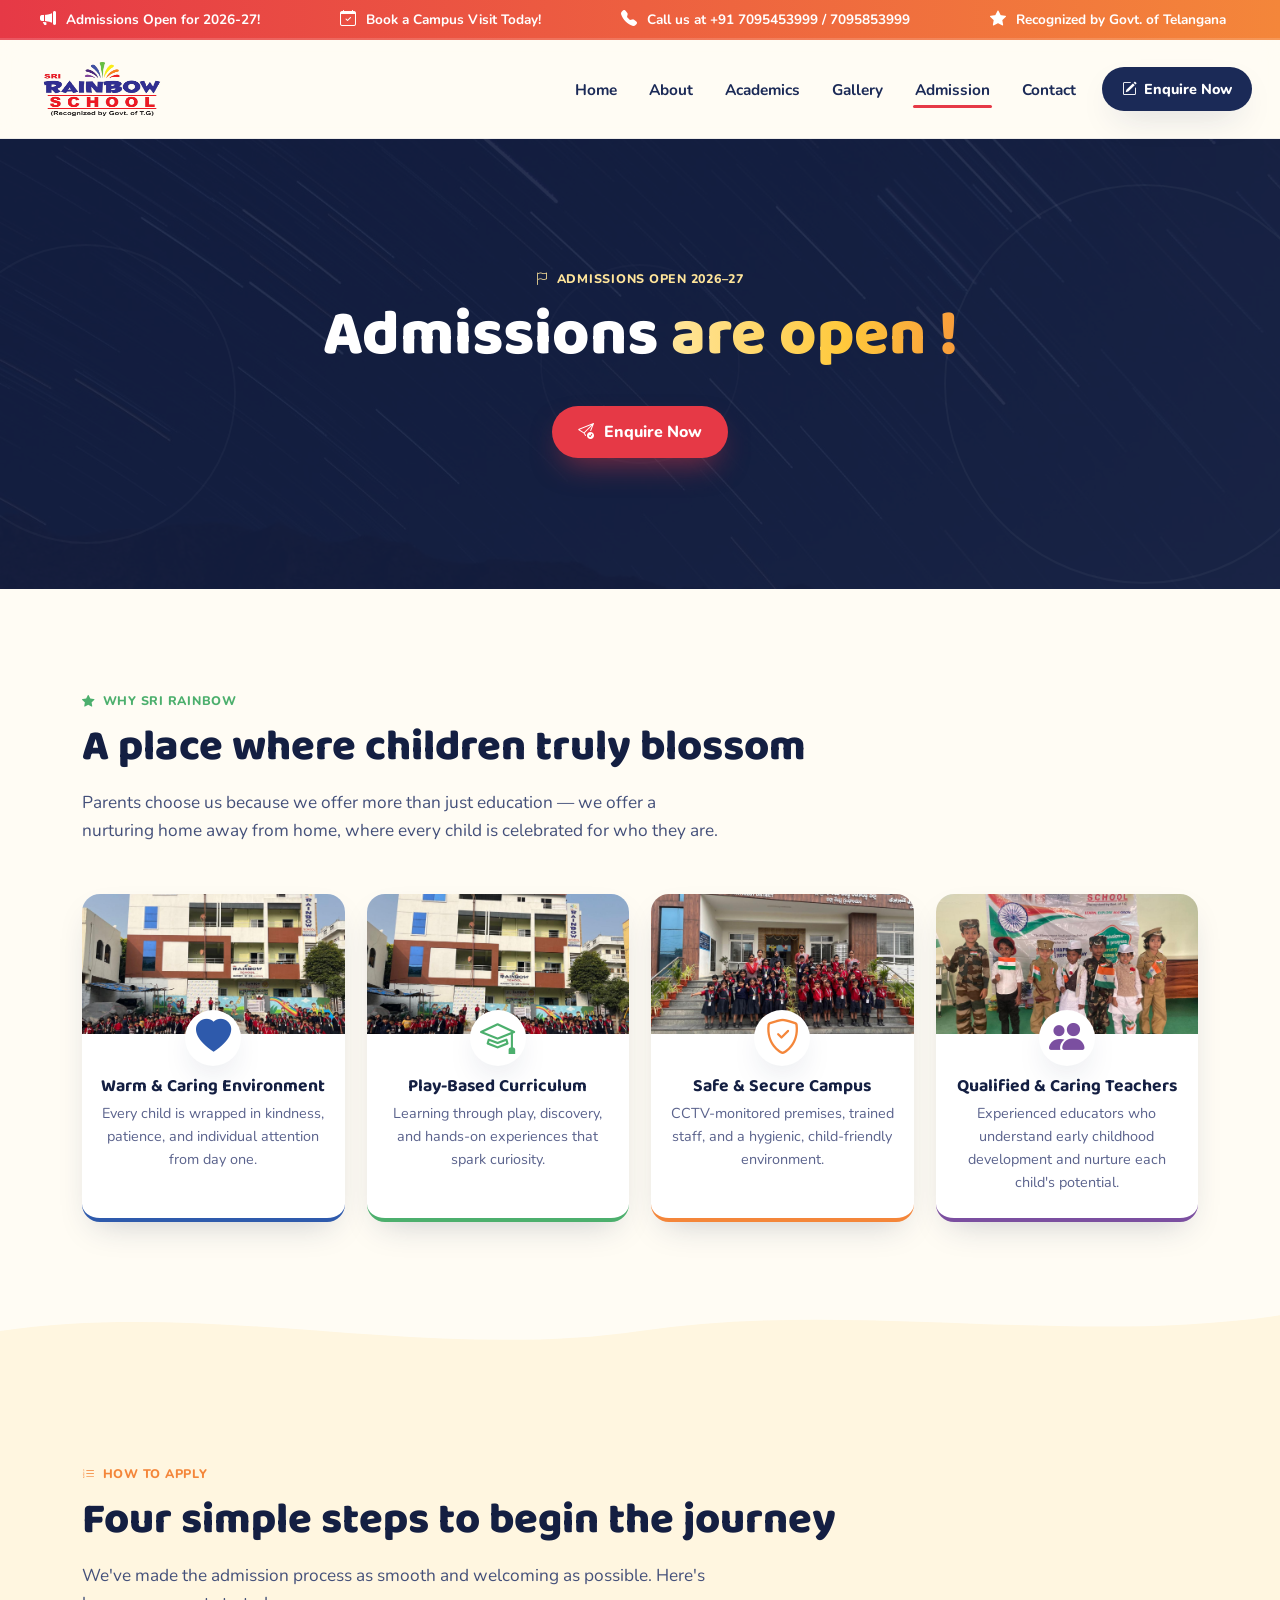
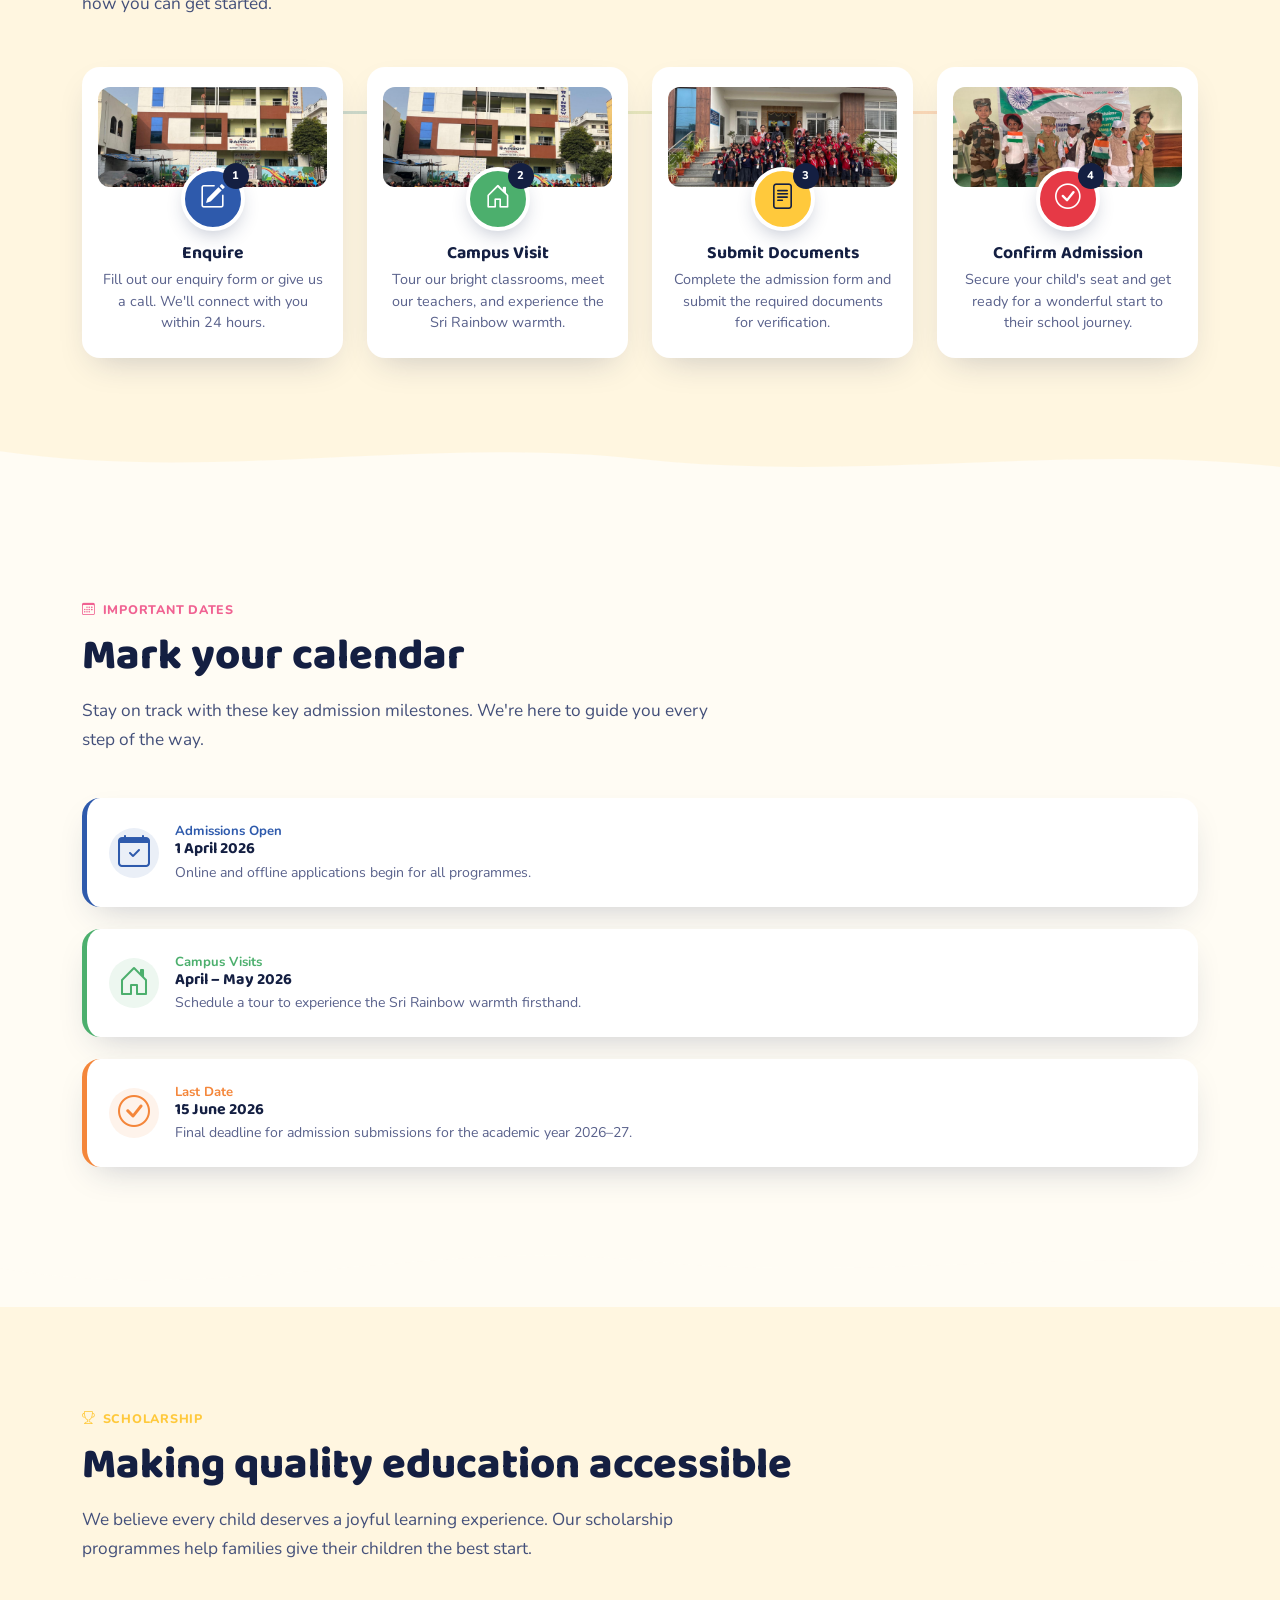
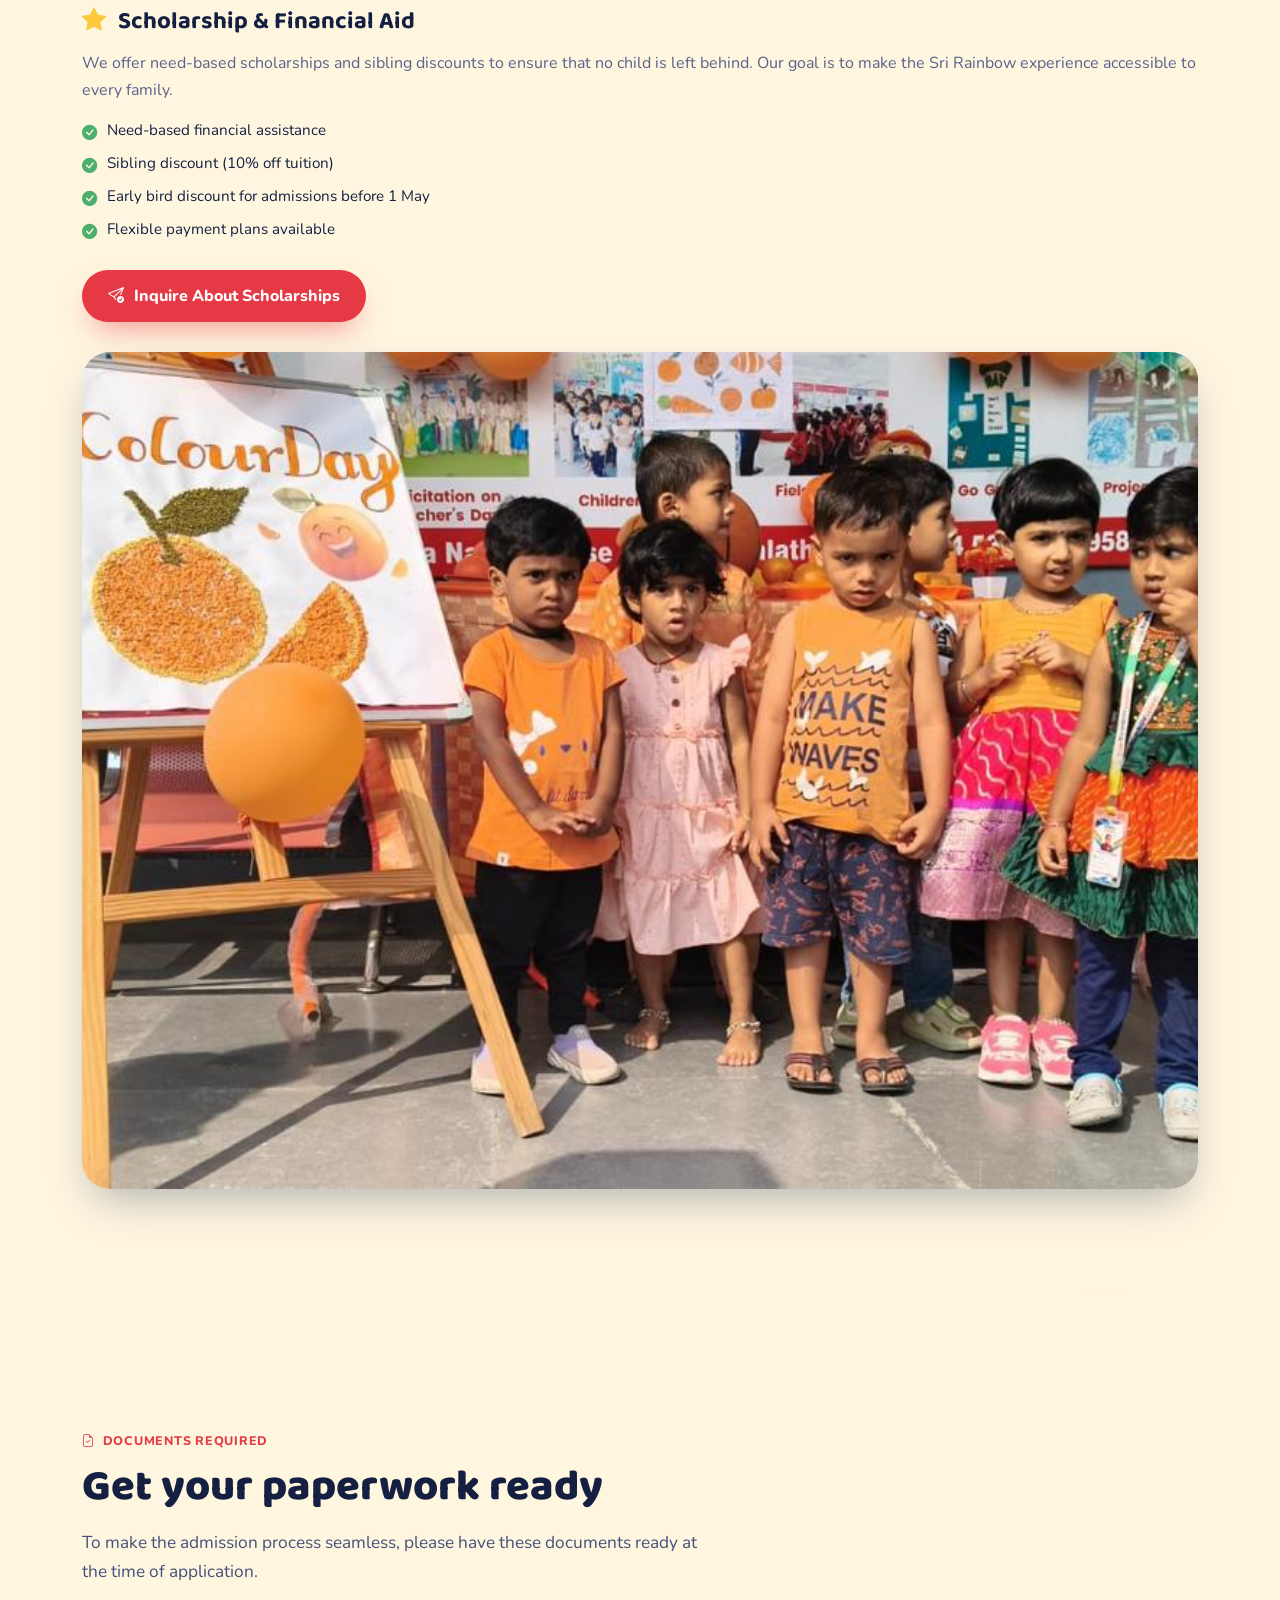
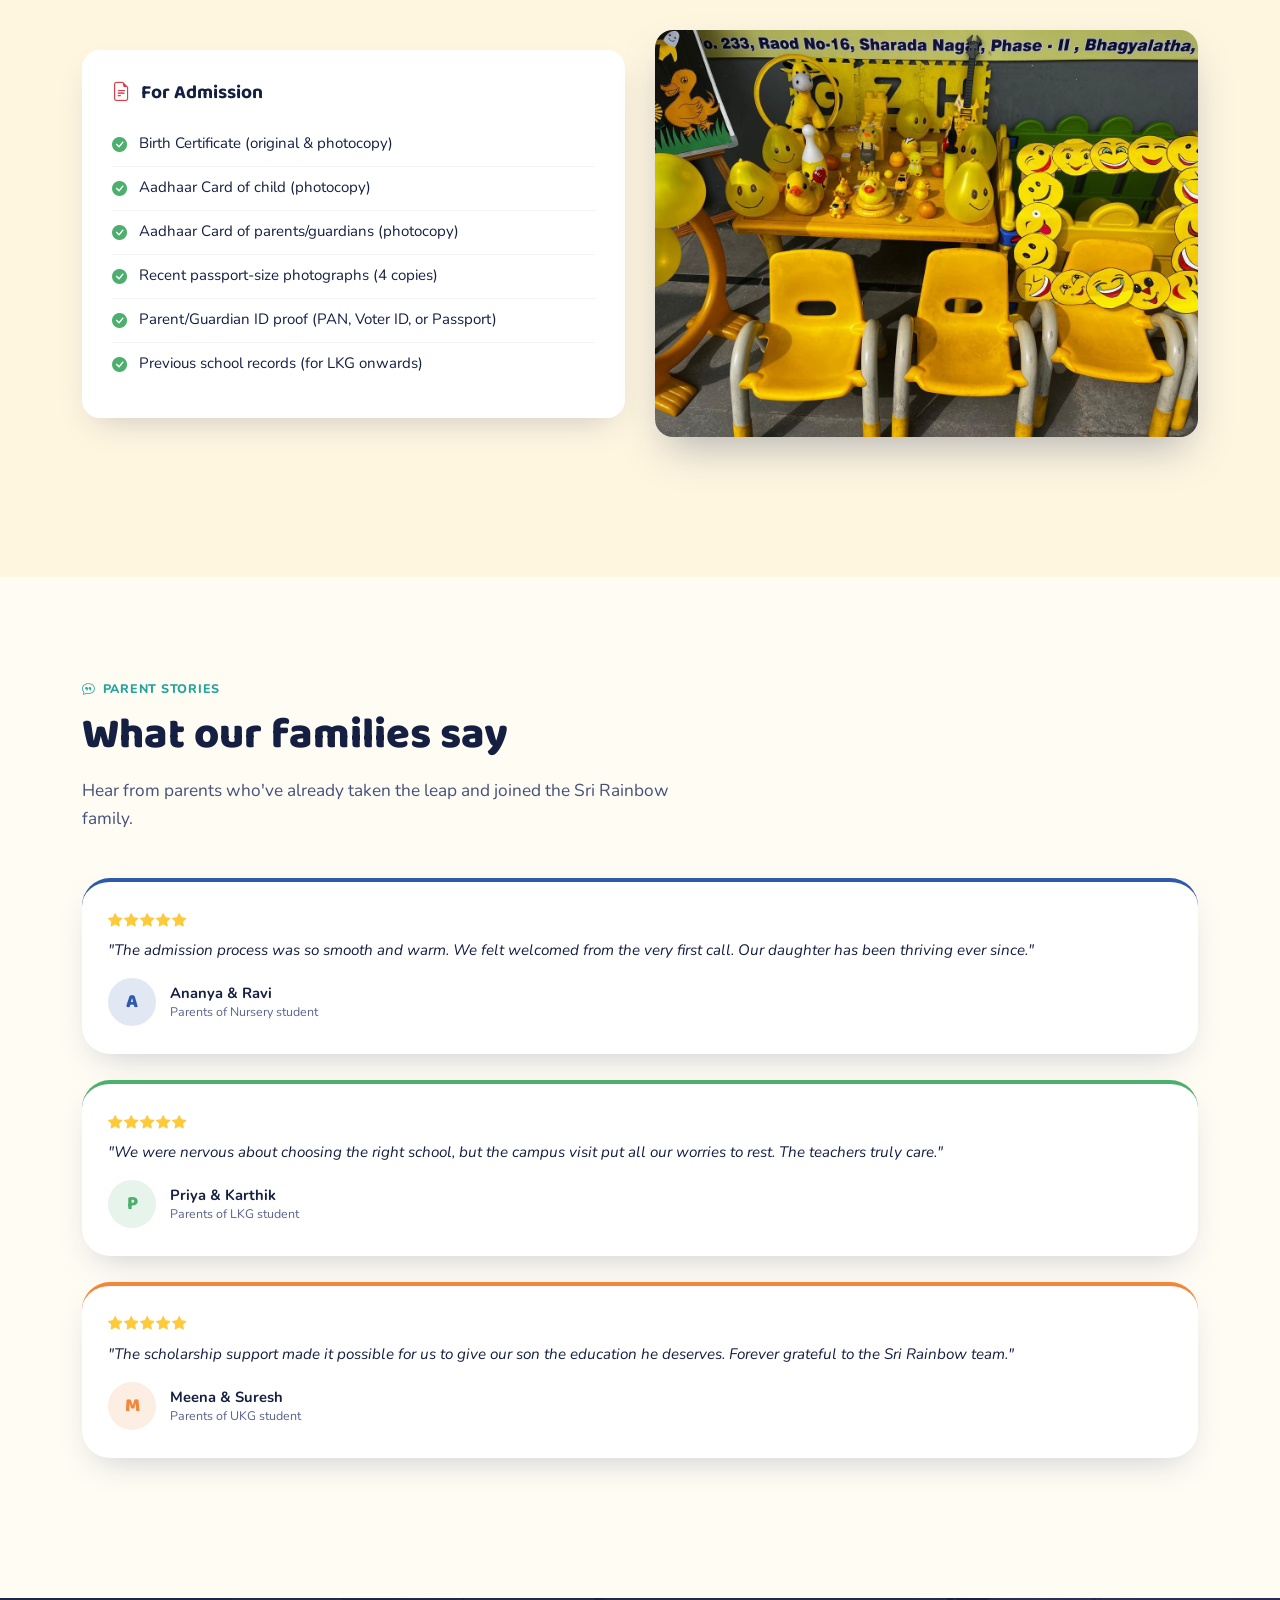
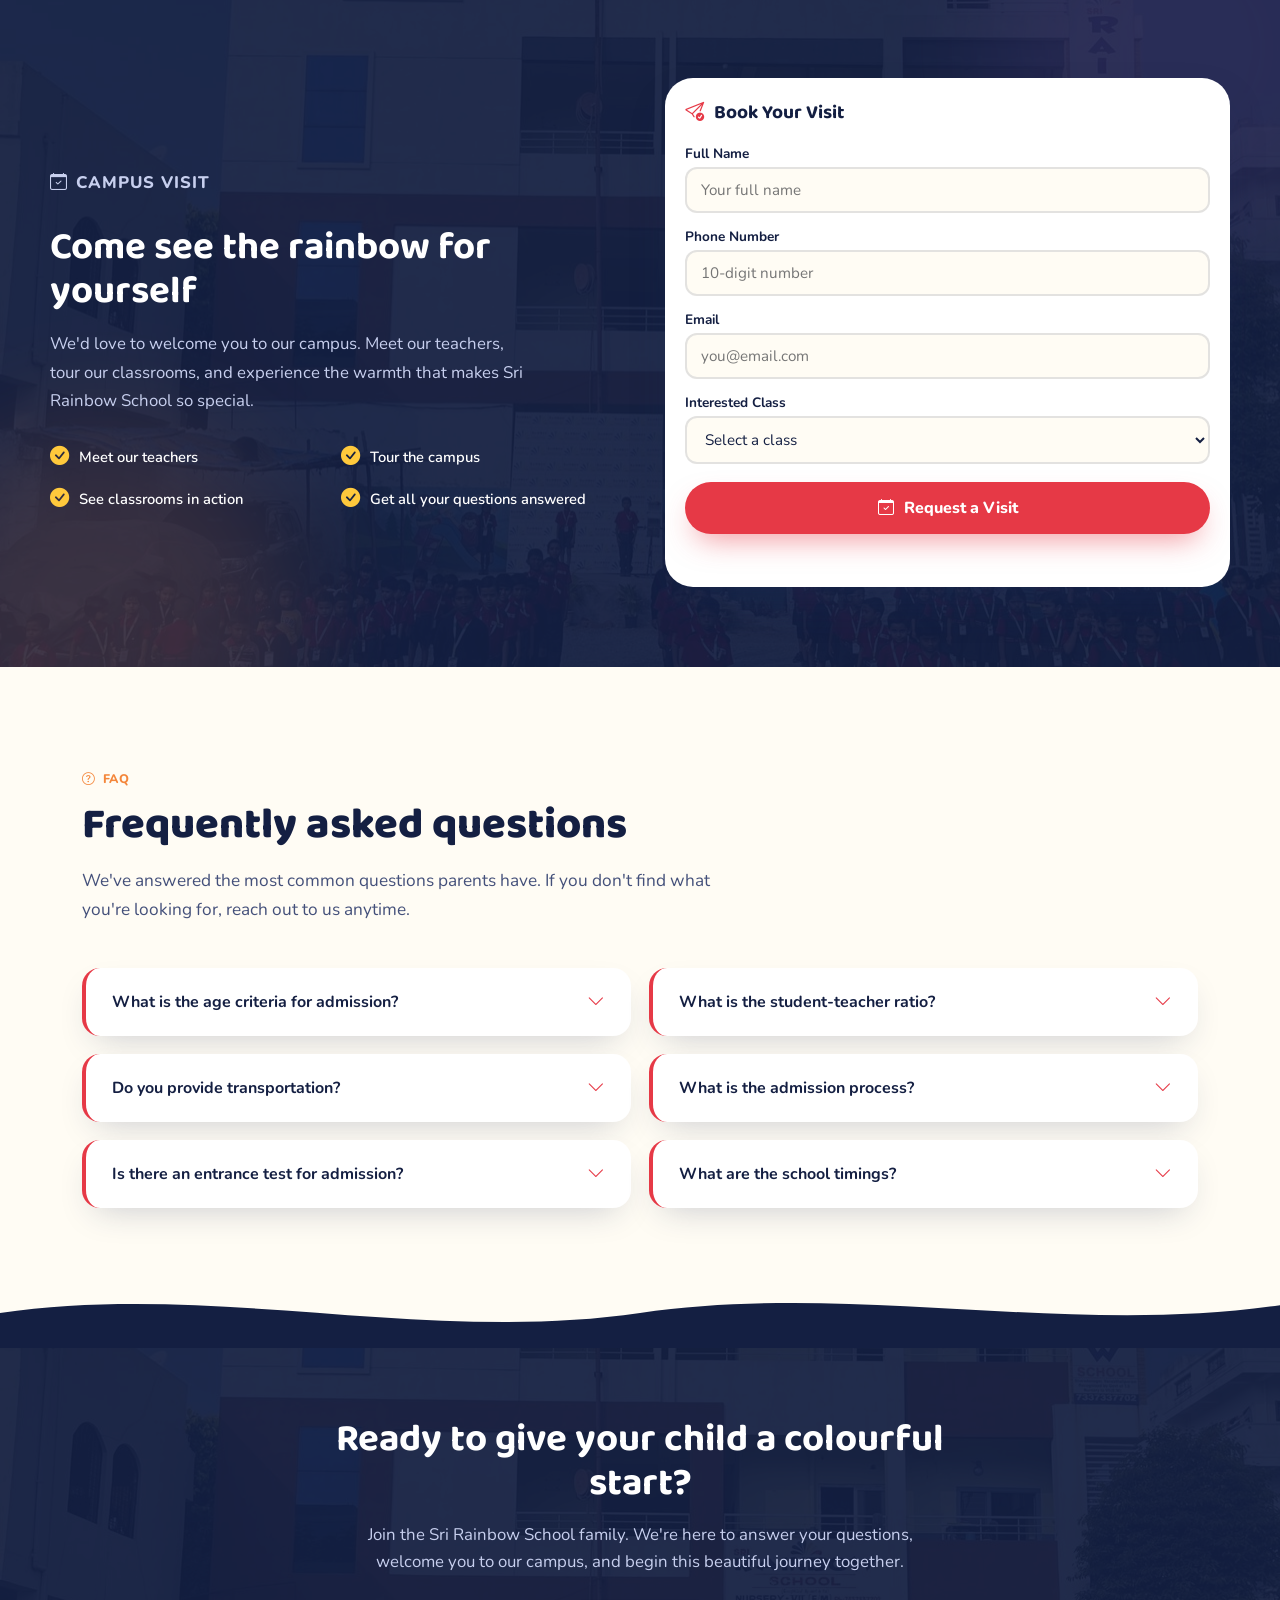
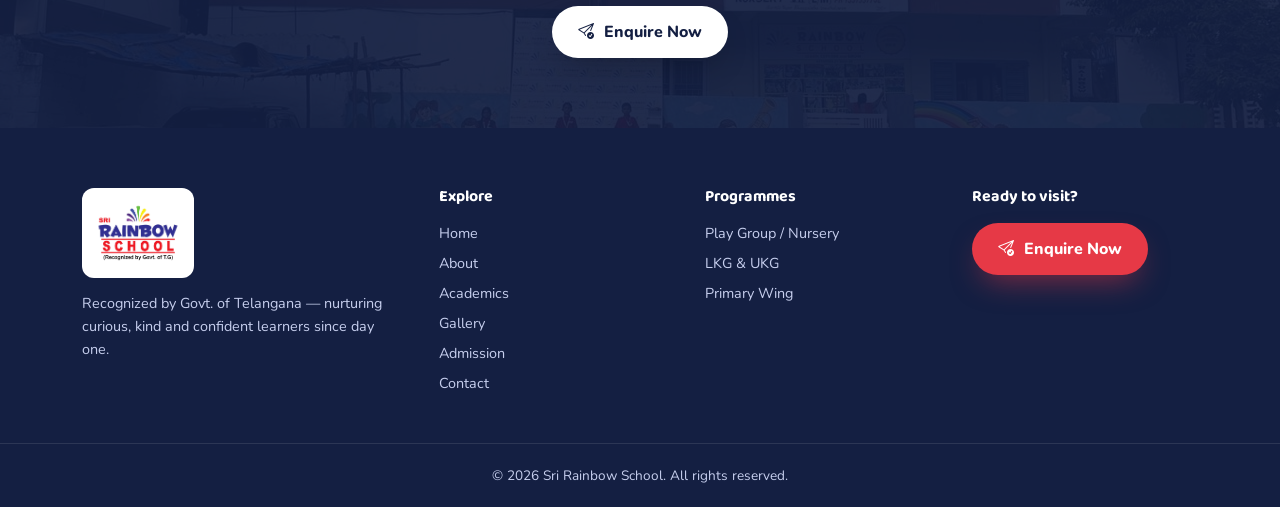
<file: admission.html>
<!DOCTYPE html>
<html lang="en">
<head>
    <meta charset="UTF-8" />
    <meta name="viewport" content="width=device-width, initial-scale=1.0" />
    <link rel="icon" href="logo2.png">
    <title>Sri Rainbow School | Admissions – Give Your Child a Colourful Start</title>
    <meta name="description" content="Admissions open for 2026-27 at Sri Rainbow School. Enrol your child in a joyful, play-based learning environment. Recognized by Govt. of Telangana." />

    <!-- Bootstrap Icons -->
    <link rel="stylesheet" href="https://cdn.jsdelivr.net/npm/bootstrap-icons@1.11.3/font/bootstrap-icons.min.css" />
    <!-- Google Fonts -->
    <link rel="preconnect" href="https://fonts.googleapis.com" />
    <link href="https://fonts.googleapis.com/css2?family=Baloo+2:wght@500;600;700;800&family=Nunito:ital,wght@0,400;0,600;0,700;0,800;1,600&family=Fredoka+One&display=swap" rel="stylesheet" />

    <style>
        /* ==========================================================================
           Sri Rainbow School — Design Tokens (extended)
           ========================================================================== */
        :root {
            --cream: #FFFCF4;
            --cream-soft: #FFF6E0;
            --navy: #1B2A57;
            --navy-2: #141F42;
            --blue: #2E5AAC;
            --red: #E63946;
            --yellow: #FFC93C;
            --green: #4CAF6D;
            --purple: #7B4FA0;
            --orange: #F4863A;
            --pink: #F06292;
            --teal: #26A69A;

            --font-display: 'Baloo 2', 'Fredoka One', cursive;
            --font-body: 'Nunito', sans-serif;
            --font-accent: 'Fredoka One', cursive;

            --radius-lg: 28px;
            --radius-md: 18px;
            --radius-sm: 12px;
            --shadow-soft: 0 14px 34px -14px rgba(27, 42, 87, 0.25);
            --shadow-pop: 0 20px 44px -12px rgba(27, 42, 87, 0.35);
            --shadow-glow: 0 20px 60px -12px rgba(46, 90, 172, 0.3);
        }

        * {
            box-sizing: border-box;
        }
        html {
            scroll-behavior: smooth;
        }
        body {
            margin: 0;
            font-family: var(--font-body);
            color: var(--navy);
            background: var(--cream);
            overflow-x: hidden;
        }
        img {
            max-width: 100%;
            display: block;
        }
        a {
            text-decoration: none;
            color: inherit;
        }
        ul {
            list-style: none;
            margin: 0;
            padding: 0;
        }
        button {
            font-family: inherit;
            cursor: pointer;
            border: none;
            background: none;
        }
        h1,
        h2,
        h3,
        h4 {
            font-family: var(--font-display);
            margin: 0;
            line-height: 1.15;
        }
        p {
            margin: 0;
        }

        @media (prefers-reduced-motion: reduce) {
            * {
                animation-duration: 0.001ms !important;
                animation-iteration-count: 1 !important;
                transition-duration: 0.001ms !important;
                scroll-behavior: auto !important;
            }
        }

        /* ---- shared section styles ---- */
        .section-wrap {
            max-width: 1180px;
            margin: 0 auto;
            padding: 100px 32px 70px;
        }
        .eyebrow {
            display: inline-flex;
            align-items: center;
            gap: 8px;
            font-weight: 800;
            letter-spacing: .06em;
            text-transform: uppercase;
            font-size: .78rem;
            color: var(--blue);
            margin-bottom: 14px;
        }
        .eyebrow-green {
            color: var(--green);
        }
        .eyebrow-orange {
            color: var(--orange);
        }
        .eyebrow-purple {
            color: var(--purple);
        }
        .eyebrow-red {
            color: var(--red);
        }
        .eyebrow-yellow {
            color: var(--yellow);
        }
        .eyebrow-pink {
            color: var(--pink);
        }
        .eyebrow-teal {
            color: var(--teal);
        }
        .eyebrow-light {
            color: #FFE59A;
        }
        .section-title {
            font-size: clamp(1.9rem, 3.6vw, 2.7rem);
            font-weight: 800;
            max-width: 760px;
            color: var(--navy-2);
            font-family: var(--font-display);
        }
        .section-title.light {
            color: #fff;
        }
        .section-lead {
            margin-top: 16px;
            max-width: 640px;
            font-size: 1.08rem;
            line-height: 1.65;
            color: #44507A;
        }
        .section-lead.light {
            color: #D6DEFF;
        }

        /* ---- rainbow scroll progress ---- */
        .scroll-rainbow {
            position: fixed;
            top: 0;
            left: 0;
            height: 4px;
            width: 0%;
            z-index: 1000;
            background: linear-gradient(90deg, #7B4FA0, #2E5AAC, #4CAF6D, #FFC93C, #F4863A, #E63946);
            transition: width .08s linear;
        }

        /* ==========================================================================
           Header / Nav
           ========================================================================== */
        .site-header {
            position: sticky;
            top: 0;
            z-index: 500;
            background: rgba(255, 252, 244, 0.92);
            backdrop-filter: blur(12px);
            border-bottom: 1px solid rgba(27, 42, 87, 0.08);
            transition: transform .35s ease, box-shadow .25s ease;
            will-change: transform;
        }
        .site-header.scrolled {
            box-shadow: 0 8px 24px -12px rgba(27, 42, 87, 0.25);
        }
        .site-header.nav-hidden {
            transform: translateY(-115%);
        }
        .nav-wrap {
            max-width: 1280px;
            margin: 0 auto;
            padding: 10px 28px;
            display: flex;
            align-items: center;
            gap: 24px;
        }
        .brand-logo {
            height: 78px;
            width: 148px;
        }
        .main-nav {
            display: flex;
            align-items: center;
            gap: 28px;
            margin-left: auto;
        }
        .nav-link {
            font-weight: 700;
            font-size: .96rem;
            color: var(--navy);
            position: relative;
            padding: 6px 2px;
            transition: color .25s ease;
        }
        .nav-link::after {
            content: '';
            position: absolute;
            left: 0;
            bottom: -2px;
            height: 3px;
            width: 0;
            background: var(--red);
            border-radius: 2px;
            transition: width .2s ease;
        }
        .nav-link:hover::after,
        .nav-link.active::after {
            width: 100%;
        }
        .btn-enquire {
            background: var(--navy);
            color: #fff;
            font-weight: 800;
            font-size: .9rem;
            padding: 12px 20px;
            border-radius: 999px;
            display: flex;
            align-items: center;
            gap: 8px;
            box-shadow: var(--shadow-soft);
            transition: transform .18s ease, background .18s ease;
        }
        .btn-enquire:hover {
            transform: translateY(-2px);
            background: var(--red);
        }
        .hamburger {
            display: none;
            flex-direction: column;
            gap: 5px;
            padding: 6px;
        }
        .hamburger span {
            width: 24px;
            height: 3px;
            border-radius: 2px;
            background: var(--navy);
            transition: 0.2s ease;
        }
        .hamburger.active span:nth-child(1) { transform: rotate(45deg) translate(5px, 6px); }
        .hamburger.active span:nth-child(2) { opacity: 0; }
        .hamburger.active span:nth-child(3) { transform: rotate(-45deg) translate(5px, -6px); }

        /* ==========================================================================
           Top Announcement Bar
           ========================================================================== */
        .top-bar {
            background: linear-gradient(90deg, #E63946, #F4863A);
            color: #fff;
            padding: 8px 0;
            overflow: hidden;
            white-space: nowrap;
            font-weight: 700;
            font-size: .85rem;
            position: relative;
            z-index: 501;
            border-bottom: 2px solid rgba(255, 255, 255, 0.15);
        }
        .top-bar-track {
            display: flex;
            width: max-content;
            animation: scrollMarquee 25s linear infinite;
        }
        .top-bar-track span {
            padding: 0 40px;
            display: inline-flex;
            align-items: center;
            gap: 10px;
        }
        .top-bar-track i {
            font-size: 1rem;
        }
        @keyframes scrollMarquee {
            0% {
                transform: translateX(0);
            }
            100% {
                transform: translateX(-50%);
            }
        }

        /* ==========================================================================
           Admission Hero — Clean Centered (matching About page)
           ========================================================================== */
        .admission-hero {
            position: relative;
            background: var(--navy-2);
            color: #fff;
            min-height: 50vh;
            display: flex;
            align-items: center;
            justify-content: center;
            overflow: hidden;
        }
        .admission-hero::before {
            content: '';
            position: absolute;
            inset: 0;
            background: url('bg.jpg') center/cover no-repeat;
            opacity: 0.08;
            z-index: 0;
        }

        /* Decorative rings — same as About page */
        .admission-hero .rings {
            position: absolute;
            inset: 0;
            pointer-events: none;
            z-index: 0;
        }
        .admission-hero .ring {
            position: absolute;
            border-radius: 50%;
            border: 2px solid rgba(255, 255, 255, 0.04);
            animation: ringPulse 8s ease-in-out infinite;
        }
        .admission-hero .ring:nth-child(1) {
            width: 400px;
            height: 400px;
            top: 10%;
            right: -5%;
            animation-delay: 0s;
        }
        .admission-hero .ring:nth-child(2) {
            width: 300px;
            height: 300px;
            bottom: 10%;
            left: -5%;
            animation-delay: 3s;
            border-color: rgba(255, 255, 255, 0.03);
        }
        .admission-hero .ring:nth-child(3) {
            width: 200px;
            height: 200px;
            top: 50%;
            left: 50%;
            transform: translate(-50%, -50%);
            animation-delay: 5s;
            border-color: rgba(255, 255, 255, 0.02);
        }
        @keyframes ringPulse {
            0%,
            100% {
                transform: scale(1);
                opacity: 0.4;
            }
            50% {
                transform: scale(1.15);
                opacity: 1;
            }
        }

        .admission-hero-inner {
            position: relative;
            z-index: 1;
            max-width: 1240px;
            margin: 0 auto;
            padding: 60px 32px;
            display: flex;
            flex-direction: column;
            align-items: center;
            justify-content: center;
            text-align: center;
            width: 100%;
        }
        .admission-hero-inner .eyebrow {
            color: #FFE59A;
            margin-bottom: 14px;
            justify-content: center;
        }
        .admission-hero-title {
            font-size: clamp(2.5rem, 5vw, 4rem);
            font-weight: 800;
            color: #fff;
            line-height: 1.1;
            max-width: 800px;
            margin: 0 auto;
        }
        .rainbow-text {
            background: linear-gradient(90deg, #FFE59A, #FFC93C, #F4863A, #E63946, #7B4FA0, #2E5AAC);
            background-size: 300% 100%;
            -webkit-background-clip: text;
            background-clip: text;
            color: transparent;
            animation: rainbowShift 6s ease-in-out infinite alternate;
        }
        @keyframes rainbowShift {
            0% {
                background-position: 0% 50%;
            }
            100% {
                background-position: 100% 50%;
            }
        }

        .admission-hero-sub {
            margin-top: 20px;
            font-size: 1.1rem;
            line-height: 1.8;
            color: #C7CFEE;
            max-width: 640px;
            margin-left: auto;
            margin-right: auto;
        }

        .admission-hero-actions {
            display: flex;
            gap: 16px;
            margin-top: 34px;
            flex-wrap: wrap;
            justify-content: center;
        }

        /* ==========================================================================
           Global Buttons
           ========================================================================== */
        .btn-primary {
            background: var(--red);
            color: #fff;
            font-weight: 800;
            font-size: 1rem;
            padding: 15px 26px;
            border-radius: 999px;
            display: inline-flex;
            align-items: center;
            gap: 10px;
            box-shadow: 0 14px 30px -10px rgba(230, 57, 70, 0.55);
            transition: transform .18s ease, box-shadow .18s ease;
        }
        .btn-primary:hover {
            transform: translateY(-3px);
            box-shadow: 0 18px 34px -8px rgba(230, 57, 70, 0.6);
        }
        .btn-primary.btn-light {
            background: #fff;
            color: var(--navy-2);
            box-shadow: 0 14px 30px -10px rgba(0, 0, 0, 0.25);
        }
        .btn-primary.full {
            width: 100%;
            justify-content: center;
        }
        .btn-ghost {
            display: inline-flex;
            align-items: center;
            gap: 8px;
            font-weight: 800;
            color: #fff;
            padding: 15px 8px;
            border-bottom: 2px solid rgba(255, 255, 255, 0.4);
            transition: border-color .18s ease, transform .18s ease;
        }
        .btn-ghost:hover {
            border-color: #fff;
            transform: translateX(4px);
        }

        .wave-divider {
            display: block;
            width: 100%;
            height: 70px;
        }
        .wave-divider path {
            fill: var(--cream);
        }
        .wave-yellow path {
            fill: var(--cream-soft);
        }
        .wave-purple path {
            fill: var(--cream);
        }
        .wave-navy path {
            fill: var(--navy-2);
        }

        /* ==========================================================================
           Stats Bar
           ========================================================================== */
        .stats-bar {
            background: #fff;
            padding: 40px 0;
            border-bottom: 1px solid rgba(27, 42, 87, 0.06);
            margin-top: -2px;
            position: relative;
            z-index: 2;
        }
        .stats-grid {
            max-width: 1180px;
            margin: 0 auto;
            padding: 0 32px;
            display: grid;
            grid-template-columns: repeat(4, 1fr);
            gap: 30px;
        }
        .stat-item {
            text-align: center;
        }
        .stat-number {
            font-family: var(--font-display);
            font-size: 2.6rem;
            font-weight: 800;
            color: var(--navy-2);
            line-height: 1;
        }
        .stat-number .accent {
            color: var(--red);
        }
        .stat-label {
            font-size: .92rem;
            color: #5A628C;
            margin-top: 6px;
            font-weight: 600;
        }
        .stat-item .stat-icon {
            font-size: 1.6rem;
            color: var(--blue);
            opacity: 0.5;
            margin-bottom: 4px;
        }

        /* ==========================================================================
           Why Choose Us — Enhanced with images
           ========================================================================== */
        .why-choose {
            background: var(--cream);
        }
        .why-grid {
            margin-top: 48px;
            display: grid;
            grid-template-columns: repeat(4, 1fr);
            gap: 22px;
        }
        .why-card {
            background: #fff;
            border-radius: var(--radius-md);
            padding: 0 0 24px 0;
            text-align: center;
            box-shadow: var(--shadow-soft);
            transition: transform .2s ease, box-shadow .2s ease;
            border-bottom: 4px solid var(--c);
            overflow: hidden;
        }
        .why-card:hover {
            transform: translateY(-6px);
            box-shadow: var(--shadow-pop);
        }
        .why-card .why-img {
            height: 140px;
            overflow: hidden;
        }
        .why-card .why-img img {
            width: 100%;
            height: 100%;
            object-fit: cover;
            transition: transform .4s ease;
        }
        .why-card:hover .why-img img {
            transform: scale(1.05);
        }
        .why-card .why-icon {
            font-size: 2.2rem;
            color: var(--c);
            margin: -24px auto 10px;
            background: #fff;
            width: 56px;
            height: 56px;
            border-radius: 50%;
            display: flex;
            align-items: center;
            justify-content: center;
            box-shadow: var(--shadow-soft);
            position: relative;
            z-index: 1;
        }
        .why-card h4 {
            font-size: 1.1rem;
            color: var(--navy-2);
            margin: 8px 0 6px;
        }
        .why-card p {
            font-size: .9rem;
            color: #5A628C;
            line-height: 1.6;
            padding: 0 16px;
        }

        /* ==========================================================================
           Admission Process — Enhanced with images
           ========================================================================== */
        .process {
            background: var(--cream-soft);
        }
        .process-steps {
            margin-top: 48px;
            display: grid;
            grid-template-columns: repeat(4, 1fr);
            gap: 24px;
            position: relative;
        }
        .process-steps::before {
            content: '';
            position: absolute;
            top: 44px;
            left: 10%;
            right: 10%;
            height: 3px;
            background: linear-gradient(90deg, var(--blue), var(--green), var(--yellow), var(--red));
            border-radius: 2px;
            opacity: 0.25;
        }
        .step-item {
            text-align: center;
            position: relative;
            z-index: 1;
            background: #fff;
            border-radius: var(--radius-md);
            padding: 20px 16px 24px;
            box-shadow: var(--shadow-soft);
            transition: transform .2s ease, box-shadow .2s ease;
        }
        .step-item:hover {
            transform: translateY(-4px);
            box-shadow: var(--shadow-pop);
        }
        .step-item .step-img {
            height: 100px;
            border-radius: var(--radius-sm);
            overflow: hidden;
            margin-bottom: 12px;
        }
        .step-item .step-img img {
            width: 100%;
            height: 100%;
            object-fit: cover;
        }
        .step-item .step-circle {
            width: 64px;
            height: 64px;
            border-radius: 50%;
            display: flex;
            align-items: center;
            justify-content: center;
            font-size: 1.6rem;
            font-weight: 800;
            font-family: var(--font-display);
            color: #fff;
            margin: -32px auto 12px;
            background: var(--c);
            box-shadow: 0 8px 20px -6px rgba(27, 42, 87, 0.3);
            position: relative;
            border: 4px solid #fff;
        }
        .step-item .step-circle .step-num {
            position: absolute;
            top: -8px;
            right: -8px;
            background: var(--navy-2);
            color: #fff;
            font-size: .7rem;
            width: 26px;
            height: 26px;
            border-radius: 50%;
            display: flex;
            align-items: center;
            justify-content: center;
            font-weight: 800;
            font-family: var(--font-body);
        }
        .step-item h4 {
            font-size: 1.1rem;
            color: var(--navy-2);
            margin-bottom: 6px;
        }
        .step-item p {
            font-size: .9rem;
            color: #5A628C;
            line-height: 1.5;
            max-width: 220px;
            margin: 0 auto;
        }

        /* ==========================================================================
           Important Dates — NEW SECTION
           ========================================================================== */
        .important-dates {
            background: var(--cream);
        }
        .dates-grid {
            margin-top: 44px;
            display: grid;
            grid-template-columns: repeat(3, 1fr);
            gap: 22px;
        }
        .date-card {
            background: #fff;
            border-radius: var(--radius-md);
            padding: 24px 22px;
            display: flex;
            gap: 16px;
            align-items: center;
            box-shadow: var(--shadow-soft);
            transition: transform .2s ease, box-shadow .2s ease;
            border-left: 5px solid var(--c);
        }
        .date-card:hover {
            transform: translateY(-4px);
            box-shadow: var(--shadow-pop);
        }
        .date-card .date-icon {
            font-size: 2rem;
            color: var(--c);
            flex: none;
            width: 50px;
            height: 50px;
            background: color-mix(in srgb, var(--c) 10%, #fff);
            border-radius: 50%;
            display: flex;
            align-items: center;
            justify-content: center;
        }
        .date-card .date-info h4 {
            font-size: 1rem;
            color: var(--navy-2);
            margin-bottom: 2px;
        }
        .date-card .date-info .date-label {
            font-size: .82rem;
            color: var(--c);
            font-weight: 700;
        }
        .date-card .date-info p {
            font-size: .88rem;
            color: #5A628C;
            line-height: 1.4;
            margin-top: 4px;
        }

        /* ==========================================================================
           Scholarship — NEW SECTION
           ========================================================================== */
        .scholarship {
            background: var(--cream-soft);
        }
        .scholarship-grid {
            margin-top: 44px;
            display: grid;
            grid-template-columns: 1fr 1fr;
            gap: 30px;
            align-items: center;
        }
        .scholarship-text h3 {
            font-size: 1.5rem;
            color: var(--navy-2);
            margin-bottom: 14px;
            display: flex;
            align-items: center;
            gap: 12px;
        }
        .scholarship-text h3 i {
            color: var(--yellow);
        }
        .scholarship-text p {
            color: #5A628C;
            font-size: 1rem;
            line-height: 1.7;
            margin-bottom: 16px;
        }
        .scholarship-text ul li {
            display: flex;
            gap: 10px;
            align-items: flex-start;
            font-size: .95rem;
            color: var(--navy-2);
            margin-bottom: 10px;
        }
        .scholarship-text ul li i {
            color: var(--green);
            margin-top: 3px;
            flex: none;
        }
        .scholarship-image {
            border-radius: var(--radius-lg);
            overflow: hidden;
            box-shadow: var(--shadow-pop);
            aspect-ratio: 4/3;
        }
        .scholarship-image img {
            width: 100%;
            height: 100%;
            object-fit: cover;
        }

        /* ==========================================================================
           Fee Structure
           ========================================================================== */
        .fees {
            background: var(--cream);
        }
        .fees-table-wrap {
            margin-top: 44px;
            background: #fff;
            border-radius: var(--radius-lg);
            overflow: hidden;
            box-shadow: var(--shadow-soft);
        }
        .fees-table-wrap table {
            width: 100%;
            border-collapse: collapse;
            font-size: .95rem;
        }
        .fees-table-wrap thead {
            background: var(--navy-2);
            color: #fff;
        }
        .fees-table-wrap thead th {
            padding: 18px 24px;
            text-align: left;
            font-weight: 700;
            font-family: var(--font-display);
            font-size: 1rem;
        }
        .fees-table-wrap tbody tr {
            border-bottom: 1px solid rgba(27, 42, 87, 0.06);
            transition: background .15s ease;
        }
        .fees-table-wrap tbody tr:hover {
            background: rgba(46, 90, 172, 0.04);
        }
        .fees-table-wrap tbody td {
            padding: 16px 24px;
            color: var(--navy-2);
        }
        .fees-table-wrap tbody td:last-child {
            font-weight: 700;
            color: var(--red);
        }
        .fees-table-wrap tbody tr:last-child {
            border-bottom: none;
        }
        .fees-note {
            margin-top: 20px;
            padding: 16px 24px;
            background: var(--cream-soft);
            border-radius: var(--radius-sm);
            font-size: .9rem;
            color: #5A628C;
            display: flex;
            gap: 10px;
            align-items: flex-start;
        }
        .fees-note i {
            color: var(--orange);
            font-size: 1.2rem;
            margin-top: 2px;
        }

        /* ==========================================================================
           Documents — Enhanced with image
           ========================================================================== */
        .documents {
            background: var(--cream-soft);
        }
        .doc-grid {
            margin-top: 44px;
            display: grid;
            grid-template-columns: 1fr 1fr;
            gap: 30px;
            align-items: center;
        }
        .doc-list {
            background: #fff;
            border-radius: var(--radius-md);
            padding: 32px 30px;
            box-shadow: var(--shadow-soft);
        }
        .doc-list h3 {
            font-size: 1.2rem;
            color: var(--navy-2);
            margin-bottom: 18px;
            display: flex;
            gap: 10px;
            align-items: center;
        }
        .doc-list h3 i {
            color: var(--red);
        }
        .doc-list ul li {
            display: flex;
            gap: 12px;
            align-items: flex-start;
            padding: 10px 0;
            border-bottom: 1px solid rgba(27, 42, 87, 0.05);
            font-size: .94rem;
            color: var(--navy-2);
        }
        .doc-list ul li:last-child {
            border-bottom: none;
        }
        .doc-list ul li i {
            color: var(--green);
            margin-top: 3px;
            flex: none;
        }
        .doc-image {
            border-radius: var(--radius-md);
            overflow: hidden;
            box-shadow: var(--shadow-pop);
            aspect-ratio: 4/3;
            background: #fff;
        }
        .doc-image img {
            width: 100%;
            height: 100%;
            object-fit: cover;
        }

        /* ==========================================================================
           Parent Testimonials — NEW SECTION
           ========================================================================== */
        .parent-testimonials {
            background: var(--cream);
        }
        .testimonial-grid {
            margin-top: 44px;
            display: grid;
            grid-template-columns: repeat(3, 1fr);
            gap: 26px;
        }
        .testimonial-card {
            background: #fff;
            border-radius: var(--radius-lg);
            padding: 28px 26px;
            box-shadow: var(--shadow-soft);
            transition: transform .2s ease, box-shadow .2s ease;
            border-top: 4px solid var(--c);
        }
        .testimonial-card:hover {
            transform: translateY(-6px);
            box-shadow: var(--shadow-pop);
        }
        .testimonial-card .stars {
            color: var(--yellow);
            font-size: .9rem;
            letter-spacing: 2px;
            margin-bottom: 8px;
        }
        .testimonial-card blockquote {
            font-size: .95rem;
            line-height: 1.7;
            color: var(--navy-2);
            margin: 0 0 14px 0;
            font-style: italic;
        }
        .testimonial-card .testi-author {
            display: flex;
            align-items: center;
            gap: 14px;
        }
        .testi-author .testi-avatar {
            width: 48px;
            height: 48px;
            border-radius: 50%;
            background: color-mix(in srgb, var(--c) 14%, #fff);
            display: flex;
            align-items: center;
            justify-content: center;
            font-size: 1.2rem;
            color: var(--c);
            font-weight: 800;
            font-family: var(--font-display);
        }
        .testi-author .testi-name {
            font-weight: 700;
            color: var(--navy-2);
            font-size: .92rem;
        }
        .testi-author .testi-relation {
            font-size: .78rem;
            color: #5A628C;
        }

        /* ==========================================================================
           Campus Visit CTA — Enhanced with background
           ========================================================================== */
        .visit-cta {
            background: var(--navy-2);
            color: #fff;
            position: relative;
            overflow: hidden;
        }
        .visit-cta .visit-bg {
            position: absolute;
            inset: 0;
            background: url('images/1.jpeg') center/cover no-repeat;
            opacity: 0.06;
            z-index: 0;
        }
        .visit-cta .visit-blob {
            position: absolute;
            width: 400px;
            height: 400px;
            border-radius: 50%;
            filter: blur(60px);
            opacity: .15;
        }
        .visit-cta .visit-blob-1 {
            background: var(--purple);
            top: -150px;
            right: -100px;
        }
        .visit-cta .visit-blob-2 {
            background: var(--orange);
            bottom: -150px;
            left: -100px;
        }
        .visit-wrap {
            position: relative;
            z-index: 1;
            display: grid;
            grid-template-columns: 1fr 1fr;
            gap: 50px;
            align-items: center;
            padding: 80px 0;
        }
        .visit-copy h2 {
            font-size: clamp(1.8rem, 3vw, 2.5rem);
            color: #fff;
        }
        .visit-copy p {
            color: #C7CFEE;
            font-size: 1.05rem;
            line-height: 1.7;
            margin: 16px 0 28px;
            max-width: 480px;
        }
        .visit-features {
            display: grid;
            grid-template-columns: 1fr 1fr;
            gap: 16px;
        }
        .visit-feature {
            display: flex;
            align-items: center;
            gap: 10px;
            color: #fff;
            font-weight: 600;
            font-size: .92rem;
        }
        .visit-feature i {
            color: var(--yellow);
            font-size: 1.2rem;
        }
        .visit-form {
            background: #fff;
            border-radius: var(--radius-lg);
            padding: 36px 34px;
            box-shadow: var(--shadow-pop);
        }
        .visit-form h3 {
            font-size: 1.2rem;
            color: var(--navy-2);
            margin-bottom: 20px;
            display: flex;
            gap: 10px;
            align-items: center;
        }
        .visit-form h3 i {
            color: var(--red);
        }
        .visit-form input,
        .visit-form select {
            border: 2px solid rgba(27, 42, 87, 0.12);
            border-radius: var(--radius-sm);
            padding: 11px 14px;
            font-family: inherit;
            font-size: .95rem;
            color: var(--navy-2);
            background: var(--cream);
            width: 100%;
        }

        /* ==========================================================================
           FAQ — Enhanced with icons
           ========================================================================== */
        .faq {
            background: var(--cream);
        }
        .faq-grid {
            margin-top: 44px;
            display: grid;
            grid-template-columns: 1fr 1fr;
            gap: 18px;
        }
        .faq-item {
            background: #fff;
            border-radius: var(--radius-md);
            padding: 22px 26px;
            box-shadow: var(--shadow-soft);
            cursor: pointer;
            transition: transform .2s ease, box-shadow .2s ease;
            border-left: 4px solid var(--red);
        }
        .faq-item:hover {
            transform: translateY(-3px);
            box-shadow: var(--shadow-pop);
        }
        .faq-item .faq-q {
            display: flex;
            justify-content: space-between;
            align-items: center;
            font-weight: 700;
            font-size: 1rem;
            color: var(--navy-2);
        }
        .faq-item .faq-q i {
            color: var(--red);
            transition: transform .25s ease;
            font-size: 1.1rem;
        }
        .faq-item.open .faq-q i {
            transform: rotate(180deg);
        }
        .faq-item .faq-a {
            max-height: 0;
            overflow: hidden;
            transition: max-height .35s ease, padding .25s ease;
            color: #5A628C;
            font-size: .92rem;
            line-height: 1.6;
        }
        .faq-item.open .faq-a {
            max-height: 200px;
            padding-top: 14px;
        }

        /* ==========================================================================
           Footer
           ========================================================================== */
        .site-footer {
            background: var(--navy-2);
            color: #C7CFEE;
            padding-top: 60px;
        }
        .footer-wrap {
            max-width: 1180px;
            margin: 0 auto;
            padding: 0 32px 40px;
            display: grid;
            grid-template-columns: 1.4fr 1fr 1fr 1fr;
            gap: 40px;
        }
        .footer-logo {
            height: 90px;
            width: auto;
            border-radius: 12px;
            background: #fff;
            padding: 6px;
            margin-bottom: 14px;
        }
        .footer-brand p {
            font-size: .9rem;
            line-height: 1.6;
        }
        .footer-links h4,
        .footer-cta h4 {
            color: #fff;
            font-size: 1rem;
            margin-bottom: 16px;
        }
        .footer-links a {
            display: block;
            font-size: .9rem;
            margin-bottom: 10px;
            color: #C7CFEE;
            transition: color .18s ease;
        }
        .footer-links a:hover {
            color: var(--yellow);
        }
        .footer-bottom {
            border-top: 1px solid rgba(255, 255, 255, 0.1);
            padding: 22px 32px;
            text-align: center;
            font-size: .85rem;
        }

        /* ==========================================================================
           Floating Enquire Button (mobile)
           ========================================================================== */
        .fab-enquire {
            position: fixed;
            bottom: 24px;
            right: 24px;
            z-index: 400;
            width: 58px;
            height: 58px;
            border-radius: 50%;
            background: var(--red);
            color: #fff;
            font-size: 1.4rem;
            box-shadow: 0 14px 30px -8px rgba(230, 57, 70, 0.6);
            display: none;
            align-items: center;
            justify-content: center;
            transition: transform .2s ease;
        }
        .fab-enquire:hover {
            transform: scale(1.08);
        }

        /* ==========================================================================
           Modal
           ========================================================================== */
        .modal-overlay {
            position: fixed;
            inset: 0;
            z-index: 1000;
            background: rgba(20, 31, 66, 0.6);
            backdrop-filter: blur(4px);
            display: flex;
            align-items: center;
            justify-content: center;
            padding: 20px;
            opacity: 0;
            visibility: hidden;
            transition: opacity .28s ease;
        }
        .modal-overlay.open {
            opacity: 1;
            visibility: visible;
        }
        .modal-card {
            background: #fff;
            border-radius: var(--radius-lg);
            width: 100%;
            max-width: 880px;
            max-height: 92vh;
            overflow: auto;
            display: grid;
            grid-template-columns: 0.85fr 1.15fr;
            box-shadow: 0 40px 80px -20px rgba(0, 0, 0, 0.4);
            transform: scale(.92) translateY(20px);
            transition: transform .3s cubic-bezier(.2, .8, .3, 1.2);
            position: relative;
        }
        .modal-overlay.open .modal-card {
            transform: scale(1) translateY(0);
        }
        .modal-close {
            position: absolute;
            top: 16px;
            right: 16px;
            z-index: 2;
            width: 38px;
            height: 38px;
            border-radius: 50%;
            background: rgba(27, 42, 87, 0.06);
            color: var(--navy-2);
            display: flex;
            align-items: center;
            justify-content: center;
            transition: background .18s ease;
        }
        .modal-close:hover {
            background: rgba(27, 42, 87, 0.14);
        }

        .modal-side {
            background: var(--navy-2);
            color: #fff;
            padding: 44px 34px;
            position: relative;
            overflow: hidden;
            display: flex;
            flex-direction: column;
            justify-content: center;
        }
        .modal-side h3 {
            font-size: 1.5rem;
            margin-bottom: 14px;
            position: relative;
            z-index: 1;
        }
        .modal-side p {
            color: #C7CFEE;
            font-size: .92rem;
            line-height: 1.6;
            position: relative;
            z-index: 1;
        }
        .modal-side-burst {
            position: absolute;
            inset: 0;
        }
        .modal-side-burst span {
            position: absolute;
            width: 120px;
            height: 220px;
            border-radius: 50% 50% 0 0;
            transform-origin: bottom center;
            opacity: .5;
        }
        .modal-side-burst span:nth-child(1) {
            background: var(--purple);
            bottom: -40px;
            left: -30px;
            transform: rotate(-40deg);
        }
        .modal-side-burst span:nth-child(2) {
            background: var(--blue);
            bottom: -40px;
            left: 0px;
            transform: rotate(-24deg);
        }
        .modal-side-burst span:nth-child(3) {
            background: var(--green);
            bottom: -40px;
            left: 30px;
            transform: rotate(-8deg);
        }
        .modal-side-burst span:nth-child(4) {
            background: var(--yellow);
            bottom: -40px;
            left: 60px;
            transform: rotate(8deg);
        }
        .modal-side-burst span:nth-child(5) {
            background: var(--orange);
            bottom: -40px;
            left: 90px;
            transform: rotate(24deg);
        }
        .modal-side-burst span:nth-child(6) {
            background: var(--red);
            bottom: -40px;
            left: 120px;
            transform: rotate(40deg);
        }

        .modal-form-wrap {
            padding: 44px 40px;
        }
        .modal-form-wrap h4 {
            font-size: 1.2rem;
            margin-bottom: 22px;
            color: var(--navy-2);
            display: flex;
            gap: 10px;
            align-items: center;
        }

        .modal-success {
            display: none;
            text-align: center;
            padding: 30px 10px;
            position: relative;
        }
        .modal-success.show {
            display: block;
        }
        .success-icon {
            font-size: 3.4rem;
            color: var(--green);
            margin-bottom: 14px;
        }
        .modal-success h4 {
            justify-content: center;
            margin-bottom: 8px;
        }
        .modal-success p {
            color: #5A628C;
            margin-bottom: 22px;
        }
        .success-burst {
            position: absolute;
            inset: 0;
            pointer-events: none;
            overflow: hidden;
        }
        .success-burst span {
            position: absolute;
            top: 50%;
            left: 50%;
            width: 8px;
            height: 20px;
            border-radius: 4px;
            opacity: 0;
        }
        .modal-success.show .success-burst span {
            animation: confetti 1s ease-out forwards;
        }
        .success-burst span:nth-child(1) {
            background: var(--purple);
            animation-delay: 0s;
        }
        .success-burst span:nth-child(2) {
            background: var(--blue);
            animation-delay: .04s;
        }
        .success-burst span:nth-child(3) {
            background: var(--green);
            animation-delay: .08s;
        }
        .success-burst span:nth-child(4) {
            background: var(--yellow);
            animation-delay: .12s;
        }
        .success-burst span:nth-child(5) {
            background: var(--orange);
            animation-delay: .16s;
        }
        .success-burst span:nth-child(6) {
            background: var(--red);
            animation-delay: .2s;
        }
        @keyframes confetti {
            0% {
                opacity: 1;
                transform: translate(-50%, -50%) rotate(0deg);
            }
            100% {
                opacity: 0;
                transform: translate(calc(-50% + var(--x, 120px)), calc(-50% - 160px)) rotate(340deg);
            }
        }
        .success-burst span:nth-child(1) {
            --x: -150px;
        }
        .success-burst span:nth-child(2) {
            --x: -90px;
        }
        .success-burst span:nth-child(3) {
            --x: -30px;
        }
        .success-burst span:nth-child(4) {
            --x: 30px;
        }
        .success-burst span:nth-child(5) {
            --x: 90px;
        }
        .success-burst span:nth-child(6) {
            --x: 150px;
        }

        /* ==========================================================================
           Responsive
           ========================================================================== */
        @media (max-width: 1080px) {
            .why-grid {
                grid-template-columns: repeat(2, 1fr);
            }
            .process-steps {
                grid-template-columns: repeat(2, 1fr);
            }
            .process-steps::before {
                display: none;
            }
            .footer-wrap {
                grid-template-columns: 1fr 1fr;
            }
            .doc-grid {
                grid-template-columns: 1fr;
            }
            .faq-grid {
                grid-template-columns: 1fr;
            }
            .stats-grid {
                grid-template-columns: repeat(2, 1fr);
            }
            .dates-grid {
                grid-template-columns: 1fr 1fr;
            }
            .scholarship-grid {
                grid-template-columns: 1fr;
            }
            .testimonial-grid {
                grid-template-columns: 1fr 1fr;
            }
        }

        @media (max-width: 900px) {
            .admission-hero-inner {
                padding: 40px 22px 60px;
            }
            .admission-hero-sub {
                margin-left: auto;
                margin-right: auto;
            }
            .visit-wrap {
                grid-template-columns: 1fr;
                padding: 60px 0;
            }
            .visit-copy p {
                max-width: 100%;
            }
            .modal-card {
                grid-template-columns: 1fr;
            }
            .modal-side {
                display: none;
            }
            .fees-table-wrap {
                overflow-x: auto;
            }
            .fees-table-wrap table {
                font-size: .85rem;
                min-width: 600px;
            }
            .fees-table-wrap thead th,
            .fees-table-wrap tbody td {
                padding: 12px 16px;
            }
        }

        @media (max-width: 760px) {
            .main-nav {
                position: fixed; top: 100%; left: 0; right: 0;
                background: var(--cream);
                flex-direction: column; align-items: stretch; gap: 0;
                margin-left: 0; padding: 8px 24px 32px;
                box-shadow: 0 14px 24px -14px rgba(27, 42, 87, 0.3);
                transform: translateY(-100%); opacity: 0;
                transition: transform .3s cubic-bezier(0.4, 0, 0.2, 1), opacity .3s;
                z-index: 502; border-bottom: none; overflow-y: auto;
                -webkit-overflow-scrolling: touch;
            }
            .main-nav.open { transform: translateY(0); opacity: 1; }
            .main-nav a { padding: 14px 0; width: 100%; border-bottom: 1px solid rgba(27, 42, 87, 0.06); font-size: 1rem; }
            .hamburger {
                display: flex; min-width: 44px; min-height: 44px;
                align-items: center; justify-content: center; z-index: 503; margin-left: auto;
            }
            .nav-wrap { position: relative; z-index: 503; }
            .btn-enquire { display: none; }
            .fab-enquire { display: flex; }

            .why-grid {
                grid-template-columns: 1fr;
            }
            .process-steps {
                grid-template-columns: 1fr 1fr;
                gap: 30px 16px;
            }
            .process-steps::before {
                display: none;
            }
            .visit-features {
                grid-template-columns: 1fr;
            }
            .footer-wrap {
                grid-template-columns: 1fr;
            }
            .section-wrap {
                padding: 70px 22px 50px;
            }
            .admission-hero {
                min-height: 25vh;
            }
            .modal-form-wrap { padding: 30px 22px; }
.form-row { grid-template-columns: 1fr; }
    }
            .form-row {
                grid-template-columns: 1fr;
            }
            .visit-form {
                padding: 24px 20px;
            }
            .stats-grid {
                grid-template-columns: 1fr 1fr;
                gap: 16px;
            }
            .stat-number {
                font-size: 2rem;
            }
            .dates-grid {
                grid-template-columns: 1fr;
            }
            .testimonial-grid {
                grid-template-columns: 1fr;
            }
            .scholarship-grid {
                grid-template-columns: 1fr;
            }
        }
    </style>
</head>

<body>

    <!-- ===== Rainbow scroll progress ===== -->
    <div class="scroll-rainbow" id="scrollRainbow"></div>

    <!-- ============ TOP ANNOUNCEMENT BAR ============ -->
    <div class="top-bar">
        <div class="top-bar-track">
            <span><i class="bi bi-megaphone-fill"></i> Admissions Open for 2026-27! </span>
            <span><i class="bi bi-calendar-check"></i> Book a Campus Visit Today! </span>
            <span><i class="bi bi-telephone-fill"></i> Call us at +91 7095453999 / 7095853999 </span>
            <span><i class="bi bi-star-fill"></i> Recognized by Govt. of Telangana </span>
            <span><i class="bi bi-emoji-smile"></i> Where Little Minds Bloom </span>
            <!-- Duplicate for seamless loop -->
            <span><i class="bi bi-megaphone-fill"></i> Admissions Open for 2026-27! </span>
            <span><i class="bi bi-calendar-check"></i> Book a Campus Visit Today! </span>
            <span><i class="bi bi-telephone-fill"></i> Call us at +91 7095453999 / 7095853999 </span>
            <span><i class="bi bi-star-fill"></i> Recognized by Govt. of Telangana </span>
            <span><i class="bi bi-emoji-smile"></i> Where Little Minds Bloom </span>
        </div>
    </div>

    <!-- ===== HEADER ===== -->
    <header class="site-header" id="siteHeader">
        <div class="nav-wrap">
            <a href="index.html" class="brand">
                <img src="logo1.png" alt="Sri Rainbow School logo" class="brand-logo">
            </a>

            <nav class="main-nav" id="mainNav">
                <a href="index.html" class="nav-link">Home</a>
                <a href="about.html" class="nav-link">About</a>
                <a href="academics.html" class="nav-link">Academics</a>
                <a href="gallery.html" class="nav-link">Gallery</a>
                <a href="admission.html" class="nav-link active">Admission</a>
                <a href="contact.html" class="nav-link">Contact</a>
            </nav>

            <button class="btn-enquire" id="openEnquireBtn1">
                <i class="bi bi-pencil-square"></i> Enquire Now
            </button>

            <button class="hamburger" id="hamburgerBtn" aria-label="Toggle menu">
                <span></span><span></span><span></span>
            </button>
        </div>
    </header>

    <!-- ===== ADMISSION HERO — Clean Centered (matching About page) ===== -->
    <section class="admission-hero">
        <div class="rings" aria-hidden="true">
            <span class="ring"></span>
            <span class="ring"></span>
            <span class="ring"></span>
        </div>

        <div class="admission-hero-inner">
            <p class="eyebrow"><i class="bi bi-flag"></i>Admissions Open 2026–27</p>
            <h1 class="admission-hero-title">Admissions <span class="rainbow-text">are open !</span></h1>
            <!-- p class="admission-hero-sub">At Sri Rainbow School, we welcome every child with warmth and wonder. Join our community where learning is joyful, friendships flourish, and every day brings a new splash of colour.</p> -->
            <div class="admission-hero-actions">
                <button class="btn-primary" id="openEnquireBtn2"><i class="bi bi-send-check"></i> Enquire Now</button>
                <!-- <a href="#process" class="btn-ghost">How to Apply <i class="bi bi-arrow-down-right"></i></a> -->
            </div>
        </div>
    </section>

    <!-- ===== STATS BAR ===== -->
    <!-- <section class="stats-bar">
        <div class="stats-grid">
            <div class="stat-item">
                <div class="stat-icon"><i class="bi bi-calendar-heart"></i></div>
                <div class="stat-number"><span class="accent">18</span>+</div>
                <div class="stat-label">Years of Excellence</div>
            </div>
            <div class="stat-item">
                <div class="stat-icon"><i class="bi bi-people"></i></div>
                <div class="stat-number"><span class="accent">1,200</span>+</div>
                <div class="stat-label">Happy Students</div>
            </div>
            <div class="stat-item">
                <div class="stat-icon"><i class="bi bi-person-heart"></i></div>
                <div class="stat-number"><span class="accent">60</span>+</div>
                <div class="stat-label">Dedicated Teachers</div>
            </div>
            <div class="stat-item">
                <div class="stat-icon"><i class="bi bi-trophy"></i></div>
                <div class="stat-number"><span class="accent">100</span>%</div>
                <div class="stat-label">Joyful Learning</div>
            </div>
        </div>
    </section> -->

    <!-- ===== WHY CHOOSE US — Enhanced ===== -->
    <section class="why-choose" id="why">
        <div class="section-wrap">
            <p class="eyebrow eyebrow-green"><i class="bi bi-star-fill"></i> Why Sri Rainbow</p>
            <h2 class="section-title">A place where children truly blossom</h2>
            <p class="section-lead">Parents choose us because we offer more than just education — we offer a nurturing home away from home, where every child is celebrated for who they are.</p>

            <div class="why-grid">
                <div class="why-card" style="--c:var(--blue);">
                    <div class="why-img">
                        <img src="images/1.jpeg" alt="Warm environment" loading="lazy" />
                    </div>
                    <div class="why-icon"><i class="bi bi-heart-fill"></i></div>
                    <h4>Warm &amp; Caring Environment</h4>
                    <p>Every child is wrapped in kindness, patience, and individual attention from day one.</p>
                </div>
                <div class="why-card" style="--c:var(--green);">
                    <div class="why-img">
                        <img src="images/2.jpeg" alt="Play-based curriculum" loading="lazy" />
                    </div>
                    <div class="why-icon"><i class="bi bi-mortarboard"></i></div>
                    <h4>Play-Based Curriculum</h4>
                    <p>Learning through play, discovery, and hands-on experiences that spark curiosity.</p>
                </div>
                <div class="why-card" style="--c:var(--orange);">
                    <div class="why-img">
                        <img src="images/3.jpeg" alt="Safe campus" loading="lazy" />
                    </div>
                    <div class="why-icon"><i class="bi bi-shield-check"></i></div>
                    <h4>Safe &amp; Secure Campus</h4>
                    <p>CCTV-monitored premises, trained staff, and a hygienic, child-friendly environment.</p>
                </div>
                <div class="why-card" style="--c:var(--purple);">
                    <div class="why-img">
                        <img src="images/4.jpeg" alt="Qualified teachers" loading="lazy" />
                    </div>
                    <div class="why-icon"><i class="bi bi-people-fill"></i></div>
                    <h4>Qualified &amp; Caring Teachers</h4>
                    <p>Experienced educators who understand early childhood development and nurture each child's potential.</p>
                </div>
            </div>
        </div>

        <svg class="wave-divider wave-yellow" viewBox="0 0 1440 90" preserveAspectRatio="none" aria-hidden="true">
            <path d="M0,50 C240,10 480,90 720,50 C960,10 1200,70 1440,30 L1440,90 L0,90 Z"></path>
        </svg>
    </section>

    <!-- ===== ADMISSION PROCESS — Enhanced ===== -->
    <section class="process" id="process">
        <div class="section-wrap">
            <p class="eyebrow eyebrow-orange"><i class="bi bi-list-ol"></i> How to Apply</p>
            <h2 class="section-title">Four simple steps to begin the journey</h2>
            <p class="section-lead">We've made the admission process as smooth and welcoming as possible. Here's how you can get started.</p>

            <div class="process-steps">
                <div class="step-item" style="--c:var(--blue);">
                    <div class="step-img">
                        <img src="images/1.jpeg" alt="Enquire" loading="lazy" />
                    </div>
                    <div class="step-circle">
                        <i class="bi bi-pencil-square"></i>
                        <span class="step-num">1</span>
                    </div>
                    <h4>Enquire</h4>
                    <p>Fill out our enquiry form or give us a call. We'll connect with you within 24 hours.</p>
                </div>
                <div class="step-item" style="--c:var(--green);">
                    <div class="step-img">
                        <img src="images/2.jpeg" alt="Campus Visit" loading="lazy" />
                    </div>
                    <div class="step-circle">
                        <i class="bi bi-house-door"></i>
                        <span class="step-num">2</span>
                    </div>
                    <h4>Campus Visit</h4>
                    <p>Tour our bright classrooms, meet our teachers, and experience the Sri Rainbow warmth.</p>
                </div>
                <div class="step-item" style="--c:var(--yellow);">
                    <div class="step-img">
                        <img src="images/3.jpeg" alt="Submit Documents" loading="lazy" />
                    </div>
                    <div class="step-circle" style="color:var(--navy-2);">
                        <i class="bi bi-file-text"></i>
                        <span class="step-num">3</span>
                    </div>
                    <h4>Submit Documents</h4>
                    <p>Complete the admission form and submit the required documents for verification.</p>
                </div>
                <div class="step-item" style="--c:var(--red);">
                    <div class="step-img">
                        <img src="images/4.jpeg" alt="Confirm Admission" loading="lazy" />
                    </div>
                    <div class="step-circle">
                        <i class="bi bi-check-circle"></i>
                        <span class="step-num">4</span>
                    </div>
                    <h4>Confirm Admission</h4>
                    <p>Secure your child's seat and get ready for a wonderful start to their school journey.</p>
                </div>
            </div>
        </div>

        <svg class="wave-divider wave-purple" viewBox="0 0 1440 90" preserveAspectRatio="none" aria-hidden="true">
            <path d="M0,30 C240,70 480,10 720,40 C960,70 1200,20 1440,50 L1440,90 L0,90 Z"></path>
        </svg>
    </section>

    <!-- ===== IMPORTANT DATES — NEW SECTION ===== -->
    <section class="important-dates" id="dates">
        <div class="section-wrap">
            <p class="eyebrow eyebrow-pink"><i class="bi bi-calendar3"></i> Important Dates</p>
            <h2 class="section-title">Mark your calendar</h2>
            <p class="section-lead">Stay on track with these key admission milestones. We're here to guide you every step of the way.</p>

            <div class="dates-grid">
                <div class="date-card" style="--c:var(--blue);">
                    <div class="date-icon"><i class="bi bi-calendar-check"></i></div>
                    <div class="date-info">
                        <div class="date-label">Admissions Open</div>
                        <h4>1 April 2026</h4>
                        <p>Online and offline applications begin for all programmes.</p>
                    </div>
                </div>
                <div class="date-card" style="--c:var(--green);">
                    <div class="date-icon"><i class="bi bi-house-door"></i></div>
                    <div class="date-info">
                        <div class="date-label">Campus Visits</div>
                        <h4>April – May 2026</h4>
                        <p>Schedule a tour to experience the Sri Rainbow warmth firsthand.</p>
                    </div>
                </div>
                <div class="date-card" style="--c:var(--orange);">
                    <div class="date-icon"><i class="bi bi-check-circle"></i></div>
                    <div class="date-info">
                        <div class="date-label">Last Date</div>
                        <h4>15 June 2026</h4>
                        <p>Final deadline for admission submissions for the academic year 2026–27.</p>
                    </div>
                </div>
            </div>
        </div>

        <svg class="wave-divider" viewBox="0 0 1440 90" preserveAspectRatio="none" aria-hidden="true">
            <path d="M0,40 C240,90 480,0 720,30 C960,60 1200,10 1440,40 L1440,90 L0,90 Z"></path>
        </svg>
    </section>

    <!-- ===== SCHOLARSHIP — NEW SECTION ===== -->
    <section class="scholarship" id="scholarship">
        <div class="section-wrap">
            <p class="eyebrow eyebrow-yellow"><i class="bi bi-trophy"></i> Scholarship</p>
            <h2 class="section-title">Making quality education accessible</h2>
            <p class="section-lead">We believe every child deserves a joyful learning experience. Our scholarship programmes help families give their children the best start.</p>

            <div class="scholarship-grid">
                <div class="scholarship-text">
                    <h3><i class="bi bi-star-fill"></i> Scholarship &amp; Financial Aid</h3>
                    <p>We offer need-based scholarships and sibling discounts to ensure that no child is left behind. Our goal is to make the Sri Rainbow experience accessible to every family.</p>
                    <ul>
                        <li><i class="bi bi-check-circle-fill"></i> Need-based financial assistance</li>
                        <li><i class="bi bi-check-circle-fill"></i> Sibling discount (10% off tuition)</li>
                        <li><i class="bi bi-check-circle-fill"></i> Early bird discount for admissions before 1 May</li>
                        <li><i class="bi bi-check-circle-fill"></i> Flexible payment plans available</li>
                    </ul>
                    <button class="btn-primary" style="margin-top:18px;" id="openEnquireBtnScholarship"><i class="bi bi-send-check"></i> Inquire About Scholarships</button>
                </div>
                <div class="scholarship-image">
                    <img src="images/5.jpeg" alt="Scholarship" loading="lazy" />
                </div>
            </div>
        </div>

        <svg class="wave-divider wave-yellow" viewBox="0 0 1440 90" preserveAspectRatio="none" aria-hidden="true">
            <path d="M0,50 C240,10 480,90 720,50 C960,10 1200,70 1440,30 L1440,90 L0,90 Z"></path>
        </svg>
    </section>

    <!-- ===== FEE STRUCTURE ===== -->
    <!-- <section class="fees" id="fees">
        <div class="section-wrap">
            <p class="eyebrow eyebrow-purple"><i class="bi bi-currency-rupee"></i> Fee Structure</p>
            <h2 class="section-title">Transparent, affordable, and value-driven</h2>
            <p class="section-lead">We believe every child deserves a quality education. Our fee structure is designed to be accessible while maintaining the highest standards of care and learning.</p>

            <div class="fees-table-wrap">
                <table>
                    <thead>
                        <tr>
                            <th>Programme</th>
                            <th>Age Group</th>
                            <th>Annual Fees (approx.)</th>
                        </tr>
                    </thead>
                    <tbody>
                        <tr><td><strong>Play Group</strong></td><td>1.5 – 2.5 yrs</td><td>₹ 45,000 – 55,000</td></tr>
                        <tr><td><strong>Nursery</strong></td><td>2.5 – 3.5 yrs</td><td>₹ 50,000 – 60,000</td></tr>
                        <tr><td><strong>LKG</strong></td><td>3.5 – 4.5 yrs</td><td>₹ 55,000 – 65,000</td></tr>
                        <tr><td><strong>UKG</strong></td><td>4.5 – 5.5 yrs</td><td>₹ 60,000 – 70,000</td></tr>
                        <tr><td><strong>Class 1 – 5 (Primary)</strong></td><td>5.5 – 10 yrs</td><td>₹ 65,000 – 80,000</td></tr>
                    </tbody>
                </table>
            </div>

            <div class="fees-note">
                <i class="bi bi-info-circle-fill"></i>
                <div>
                    <strong>Note:</strong> Fees are indicative and may vary slightly. Additional charges for transport, meals, and special activities are billed separately.
                    Please contact our admissions office for a detailed fee breakdown and payment schedule.
                </div>
            </div>
        </div>

        <svg class="wave-divider" viewBox="0 0 1440 90" preserveAspectRatio="none" aria-hidden="true">
            <path d="M0,40 C240,90 480,0 720,30 C960,60 1200,10 1440,40 L1440,90 L0,90 Z"></path>
        </svg>
    </section> -->

    <!-- ===== DOCUMENTS REQUIRED — Enhanced ===== -->
    <section class="documents" id="documents">
        <div class="section-wrap">
            <p class="eyebrow eyebrow-red"><i class="bi bi-file-earmark-check"></i> Documents Required</p>
            <h2 class="section-title">Get your paperwork ready</h2>
            <p class="section-lead">To make the admission process seamless, please have these documents ready at the time of application.</p>

            <div class="doc-grid">
                <div class="doc-list">
                    <h3><i class="bi bi-file-earmark-text"></i> For Admission</h3>
                    <ul>
                        <li><i class="bi bi-check-circle-fill"></i> Birth Certificate (original &amp; photocopy)</li>
                        <li><i class="bi bi-check-circle-fill"></i> Aadhaar Card of child (photocopy)</li>
                        <li><i class="bi bi-check-circle-fill"></i> Aadhaar Card of parents/guardians (photocopy)</li>
                        <li><i class="bi bi-check-circle-fill"></i> Recent passport-size photographs (4 copies)</li>
                        <li><i class="bi bi-check-circle-fill"></i> Parent/Guardian ID proof (PAN, Voter ID, or Passport)</li>
                        <li><i class="bi bi-check-circle-fill"></i> Previous school records (for LKG onwards)</li>
                    </ul>
                </div>
                <div class="doc-image">
                    <img src="images/7.jpeg" alt="Documents for admission" loading="lazy" />
                </div>
            </div>
        </div>

        <svg class="wave-divider wave-yellow" viewBox="0 0 1440 90" preserveAspectRatio="none" aria-hidden="true">
            <path d="M0,50 C240,10 480,90 720,50 C960,10 1200,70 1440,30 L1440,90 L0,90 Z"></path>
        </svg>
    </section>

    <!-- ===== PARENT TESTIMONIALS — NEW SECTION ===== -->
    <section class="parent-testimonials" id="testimonials">
        <div class="section-wrap">
            <p class="eyebrow eyebrow-teal"><i class="bi bi-chat-quote"></i> Parent Stories</p>
            <h2 class="section-title">What our families say</h2>
            <p class="section-lead">Hear from parents who've already taken the leap and joined the Sri Rainbow family.</p>

            <div class="testimonial-grid">
                <div class="testimonial-card" style="--c:var(--blue);">
                    <div class="stars"><i class="bi bi-star-fill"></i><i class="bi bi-star-fill"></i><i class="bi bi-star-fill"></i><i class="bi bi-star-fill"></i><i class="bi bi-star-fill"></i></div>
                    <blockquote>"The admission process was so smooth and warm. We felt welcomed from the very first call. Our daughter has been thriving ever since."</blockquote>
                    <div class="testi-author">
                        <div class="testi-avatar" style="--c:var(--blue);">A</div>
                        <div>
                            <div class="testi-name">Ananya &amp; Ravi</div>
                            <div class="testi-relation">Parents of Nursery student</div>
                        </div>
                    </div>
                </div>
                <div class="testimonial-card" style="--c:var(--green);">
                    <div class="stars"><i class="bi bi-star-fill"></i><i class="bi bi-star-fill"></i><i class="bi bi-star-fill"></i><i class="bi bi-star-fill"></i><i class="bi bi-star-fill"></i></div>
                    <blockquote>"We were nervous about choosing the right school, but the campus visit put all our worries to rest. The teachers truly care."</blockquote>
                    <div class="testi-author">
                        <div class="testi-avatar" style="--c:var(--green);">P</div>
                        <div>
                            <div class="testi-name">Priya &amp; Karthik</div>
                            <div class="testi-relation">Parents of LKG student</div>
                        </div>
                    </div>
                </div>
                <div class="testimonial-card" style="--c:var(--orange);">
                    <div class="stars"><i class="bi bi-star-fill"></i><i class="bi bi-star-fill"></i><i class="bi bi-star-fill"></i><i class="bi bi-star-fill"></i><i class="bi bi-star-fill"></i></div>
                    <blockquote>"The scholarship support made it possible for us to give our son the education he deserves. Forever grateful to the Sri Rainbow team."</blockquote>
                    <div class="testi-author">
                        <div class="testi-avatar" style="--c:var(--orange);">M</div>
                        <div>
                            <div class="testi-name">Meena &amp; Suresh</div>
                            <div class="testi-relation">Parents of UKG student</div>
                        </div>
                    </div>
                </div>
            </div>
        </div>

        <svg class="wave-divider wave-purple" viewBox="0 0 1440 90" preserveAspectRatio="none" aria-hidden="true">
            <path d="M0,30 C240,70 480,10 720,40 C960,70 1200,20 1440,50 L1440,90 L0,90 Z"></path>
        </svg>
    </section>

    <!-- ===== CAMPUS VISIT CTA — Enhanced ===== -->
    <section class="visit-cta" id="visit">
        <div class="visit-bg"></div>
        <div class="visit-blob visit-blob-1" aria-hidden="true"></div>
        <div class="visit-blob visit-blob-2" aria-hidden="true"></div>

        <div class="section-wrap visit-wrap">
            <div class="visit-copy">
                <p class="eyebrow eyebrow-light"><i class="bi bi-calendar-check"></i> Campus Visit</p>
                <h2>Come see the rainbow for yourself</h2>
                <p>We'd love to welcome you to our campus. Meet our teachers, tour our classrooms, and experience the warmth that makes Sri Rainbow School so special.</p>
                <div class="visit-features">
                    <div class="visit-feature"><i class="bi bi-check-circle-fill"></i> Meet our teachers</div>
                    <div class="visit-feature"><i class="bi bi-check-circle-fill"></i> Tour the campus</div>
                    <div class="visit-feature"><i class="bi bi-check-circle-fill"></i> See classrooms in action</div>
                    <div class="visit-feature"><i class="bi bi-check-circle-fill"></i> Get all your questions answered</div>
                </div>
            </div>

            <div class="visit-form">
                <h3><i class="bi bi-send-check"></i> Book Your Visit</h3>
                <form id="visitForm">
                    <div class="field" style="margin-bottom:14px; display:flex; flex-direction:column; gap:4px;">
                        <label for="vName" style="font-size:.85rem; font-weight:700; color:var(--navy-2);">Full Name</label>
                        <input type="text" id="vName" required placeholder="Your full name" />
                    </div>
                    <div class="field" style="margin-bottom:14px; display:flex; flex-direction:column; gap:4px;">
                        <label for="vPhone" style="font-size:.85rem; font-weight:700; color:var(--navy-2);">Phone Number</label>
                        <input type="tel" id="vPhone" required placeholder="10-digit number" pattern="[0-9]{10}" />
                    </div>
                    <div class="field" style="margin-bottom:14px; display:flex; flex-direction:column; gap:4px;">
                        <label for="vEmail" style="font-size:.85rem; font-weight:700; color:var(--navy-2);">Email</label>
                        <input type="email" id="vEmail" required placeholder="you@email.com" />
                    </div>
                    <div class="field" style="margin-bottom:18px; display:flex; flex-direction:column; gap:4px;">
                        <label for="vClass" style="font-size:.85rem; font-weight:700; color:var(--navy-2);">Interested Class</label>
                        <select id="vClass">
                            <option value="" disabled selected>Select a class</option>
                            <option>Play Group</option><option>Nursery</option><option>LKG</option><option>UKG</option>
                            <option>Class 1</option><option>Class 2</option><option>Class 3</option><option>Class 4</option><option>Class 5</option>
                        </select>
                    </div>
                    <button type="submit" class="btn-primary full"><i class="bi bi-calendar-check"></i> Request a Visit</button>
                    <p id="visitNote" style="margin-top:12px; font-size:.9rem; font-weight:700; color:var(--green); min-height:1.2em;"></p>
                </form>
            </div>
        </div>
    </section>

    <!-- ===== FAQ — Enhanced ===== -->
    <section class="faq" id="faq">
        <div class="section-wrap">
            <p class="eyebrow eyebrow-orange"><i class="bi bi-question-circle"></i> FAQ</p>
            <h2 class="section-title">Frequently asked questions</h2>
            <p class="section-lead">We've answered the most common questions parents have. If you don't find what you're looking for, reach out to us anytime.</p>

            <div class="faq-grid" id="faqGrid">
                <div class="faq-item">
                    <div class="faq-q"><span>What is the age criteria for admission?</span><i class="bi bi-chevron-down"></i></div>
                    <div class="faq-a">For Play Group, children should be at least 1.5 years old. For Nursery, the minimum age is 2.5 years, LKG is 3.5 years, UKG is 4.5 years, and Class 1 is 5.5 years as of the academic year starting April.</div>
                </div>
                <div class="faq-item">
                    <div class="faq-q"><span>What is the student-teacher ratio?</span><i class="bi bi-chevron-down"></i></div>
                    <div class="faq-a">We maintain a low student-teacher ratio of 12:1 for Play Group and Nursery, and 18:1 for LKG and above. This ensures every child receives individual attention and care.</div>
                </div>
                <div class="faq-item">
                    <div class="faq-q"><span>Do you provide transportation?</span><i class="bi bi-chevron-down"></i></div>
                    <div class="faq-a">Yes, we provide safe and reliable school transport within a 5-7 km radius of the campus. All vehicles are GPS-tracked and have trained attendants on board.</div>
                </div>
                <div class="faq-item">
                    <div class="faq-q"><span>What is the admission process?</span><i class="bi bi-chevron-down"></i></div>
                    <div class="faq-a">The process is simple: enquire, visit the campus, submit documents, and confirm admission. We guide you through every step and are always available to help.</div>
                </div>
                <div class="faq-item">
                    <div class="faq-q"><span>Is there an entrance test for admission?</span><i class="bi bi-chevron-down"></i></div>
                    <div class="faq-a">For Play Group and Nursery, we have a simple interaction-based assessment to understand your child's readiness. For LKG and above, we have a basic readiness assessment — no high-pressure tests.</div>
                </div>
                <div class="faq-item">
                    <div class="faq-q"><span>What are the school timings?</span><i class="bi bi-chevron-down"></i></div>
                    <div class="faq-a">Our school operates Monday to Saturday, 8:30 AM to 4:30 PM. Timings may vary slightly for different age groups — we'll share the detailed schedule during your campus visit.</div>
                </div>
            </div>
        </div>

        <svg class="wave-divider wave-navy" viewBox="0 0 1440 90" preserveAspectRatio="none" aria-hidden="true">
            <path d="M0,45 C240,5 480,85 720,45 C960,5 1200,75 1440,35 L1440,90 L0,90 Z"></path>
        </svg>
    </section>

    <!-- ===== FINAL CTA ===== -->
    <section class="cta-banner" style="background:var(--navy-2); color:#fff; padding:70px 32px; text-align:center; position:relative; overflow:hidden;">
        <div style="position:absolute; inset:0; background:url('images/1.jpeg') center/cover no-repeat; opacity:0.06; z-index:0;"></div>
        <div style="position:relative; z-index:1;">
            <h2 style="font-size:clamp(1.8rem,3vw,2.5rem); max-width:700px; margin:0 auto 16px; color:#fff;">Ready to give your child a colourful start?</h2>
            <p style="color:#C7CFEE; font-size:1.05rem; max-width:560px; margin:0 auto 30px; line-height:1.6;">Join the Sri Rainbow School family. We're here to answer your questions, welcome you to our campus, and begin this beautiful journey together.</p>
            <button class="btn-primary btn-light" id="openEnquireBtn3"><i class="bi bi-send-check"></i> Enquire Now</button>
        </div>
    </section>

    <!-- ===== FOOTER ===== -->
    <footer class="site-footer">
        <div class="footer-wrap">
            <div class="footer-brand">
                <img src="logo.jpg" alt="Sri Rainbow School" class="footer-logo" />
                <p>Recognized by Govt. of Telangana — nurturing curious, kind and confident learners since day one.</p>
            </div>
            <div class="footer-links">
                <h4>Explore</h4>
                <a href="index.html">Home</a>
                <a href="about.html">About</a>
                <a href="academics.html">Academics</a>
                <a href="gallery.html">Gallery</a>
                <a href="admission.html">Admission</a>
                <a href="contact.html">Contact</a>
            </div>
            <div class="footer-links">
                <h4>Programmes</h4>
                <a href="academics.html#programs">Play Group / Nursery</a>
                <a href="academics.html#programs">LKG &amp; UKG</a>
                <a href="academics.html#programs">Primary Wing</a>
            </div>
            <div class="footer-cta">
                <h4>Ready to visit?</h4>
                <button class="btn-primary" id="openEnquireBtn4"><i class="bi bi-send-check"></i> Enquire Now</button>
            </div>
        </div>
        <div class="footer-bottom">
            <p>&copy; <span id="year"></span> Sri Rainbow School. All rights reserved.</p>
        </div>
    </footer>

    <!-- Floating Enquiry Button (mobile) -->
    <button class="fab-enquire" id="fabEnquireBtn" aria-label="Admission Enquiry"><i class="bi bi-pencil-square"></i></button>

    <!-- ===== ADMISSION ENQUIRY MODAL ===== -->
    <div class="modal-overlay" id="enquireModal">
        <div class="modal-card">
            <button class="modal-close" id="closeEnquireBtn" aria-label="Close form"><i class="bi bi-x-lg"></i></button>

            <div class="modal-side">
                <div class="modal-side-burst" aria-hidden="true">
                    <span></span><span></span><span></span><span></span><span></span><span></span>
                </div>
                <h3>Let's find your child's<br />perfect fit.</h3>
                <p>Fill this in and our admissions team will call you within one business day.</p>
            </div>

            <div class="modal-form-wrap">
                <h4 id="modalHeading"><i class="bi bi-send-check"></i> Admission Enquiry</h4>
                <form id="enquireForm">
                    <div class="field" style="margin-bottom:16px; display:flex; flex-direction:column; gap:6px;">
                        <label for="pName" style="font-size:.85rem; font-weight:800; color:var(--navy-2);">Parent / Guardian Name</label>
                        <input type="text" id="pName" required placeholder="Full name" style="border:2px solid rgba(27,42,87,0.12); border-radius:var(--radius-sm); padding:12px 14px; font-family:inherit; font-size:.95rem; color:var(--navy-2); background:var(--cream);" />
                    </div>
                    <div class="form-row" style="display:grid; grid-template-columns:1fr 1fr; gap:16px;">
                        <div class="field" style="margin-bottom:16px; display:flex; flex-direction:column; gap:6px;">
                            <label for="pPhone" style="font-size:.85rem; font-weight:800; color:var(--navy-2);">Phone Number</label>
                            <input type="tel" id="pPhone" required placeholder="10-digit number" pattern="[0-9]{10}" style="border:2px solid rgba(27,42,87,0.12); border-radius:var(--radius-sm); padding:12px 14px; font-family:inherit; font-size:.95rem; color:var(--navy-2); background:var(--cream);" />
                        </div>
                        <div class="field" style="margin-bottom:16px; display:flex; flex-direction:column; gap:6px;">
                            <label for="pEmail" style="font-size:.85rem; font-weight:800; color:var(--navy-2);">Email</label>
                            <input type="email" id="pEmail" placeholder="you@email.com" style="border:2px solid rgba(27,42,87,0.12); border-radius:var(--radius-sm); padding:12px 14px; font-family:inherit; font-size:.95rem; color:var(--navy-2); background:var(--cream);" />
                        </div>
                    </div>
                    <div class="form-row" style="display:grid; grid-template-columns:1fr 1fr; gap:16px;">
                        <div class="field" style="margin-bottom:16px; display:flex; flex-direction:column; gap:6px;">
                            <label for="cChild" style="font-size:.85rem; font-weight:800; color:var(--navy-2);">Child's Name</label>
                            <input type="text" id="cChild" placeholder="Child's name" style="border:2px solid rgba(27,42,87,0.12); border-radius:var(--radius-sm); padding:12px 14px; font-family:inherit; font-size:.95rem; color:var(--navy-2); background:var(--cream);" />
                        </div>
                        <div class="field" style="margin-bottom:16px; display:flex; flex-direction:column; gap:6px;">
                            <label for="pClass" style="font-size:.85rem; font-weight:800; color:var(--navy-2);">Applying For</label>
                            <select id="pClass" required style="border:2px solid rgba(27,42,87,0.12); border-radius:var(--radius-sm); padding:12px 14px; font-family:inherit; font-size:.95rem; color:var(--navy-2); background:var(--cream);">
                                <option value="" disabled selected>Select a class</option>
                                <option>Play Group</option><option>Nursery</option><option>LKG</option><option>UKG</option>
                                <option>Class 1</option><option>Class 2</option><option>Class 3</option><option>Class 4</option><option>Class 5</option>
                            </select>
                        </div>
                    </div>
                    <div class="field" style="margin-bottom:16px; display:flex; flex-direction:column; gap:6px;">
                        <label for="pMsg" style="font-size:.85rem; font-weight:800; color:var(--navy-2);">Message (optional)</label>
                        <textarea id="pMsg" rows="3" placeholder="Anything you'd like us to know?" style="border:2px solid rgba(27,42,87,0.12); border-radius:var(--radius-sm); padding:12px 14px; font-family:inherit; font-size:.95rem; color:var(--navy-2); background:var(--cream); resize:vertical;"></textarea>
                    </div>
                    <button type="submit" class="btn-primary full"><i class="bi bi-send-check"></i> Submit Enquiry</button>
                </form>

                <div class="modal-success" id="modalSuccess">
                    <div class="success-burst" aria-hidden="true">
                        <span></span><span></span><span></span><span></span><span></span><span></span>
                    </div>
                    <i class="bi bi-check-circle-fill success-icon"></i>
                    <h4>Thank you!</h4>
                    <p>Your enquiry has been received. Our admissions team will call you shortly.</p>
                    <button class="btn-ghost" id="modalDoneBtn" style="color:var(--navy-2);">Close</button>
                </div>
            </div>
        </div>
    </div>

    <!-- ===== JAVASCRIPT ===== -->
    <script>
        document.addEventListener('DOMContentLoaded', () => {

            /* ---------- Footer year ---------- */
            document.getElementById('year').textContent = new Date().getFullYear();

            /* ---------- Sticky header shadow + scroll progress ---------- */
            const header = document.getElementById('siteHeader');
            const scrollRainbow = document.getElementById('scrollRainbow');

            const onScroll = () => {
                header.classList.toggle('scrolled', window.scrollY > 10);
                const scrollTop = window.scrollY;
                const docHeight = document.documentElement.scrollHeight - window.innerHeight;
                const pct = docHeight > 0 ? (scrollTop / docHeight) * 100 : 0;
                scrollRainbow.style.width = pct + '%';
            };
            window.addEventListener('scroll', onScroll, { passive: true });
            onScroll();

            /* ---------- Mobile nav toggle ---------- */
            const hamburgerBtn = document.getElementById('hamburgerBtn');
            const mainNav = document.getElementById('mainNav');
            if (hamburgerBtn && mainNav) {
                hamburgerBtn.addEventListener('click', () => {
                    mainNav.classList.toggle('open');
                    hamburgerBtn.classList.toggle('active');
                });
                mainNav.querySelectorAll('.nav-link').forEach(link => {
                    link.addEventListener('click', () => mainNav.classList.remove('open'));
                });
            }

            /* ---------- FAQ Accordion ---------- */
            const faqItems = document.querySelectorAll('.faq-item');
            faqItems.forEach(item => {
                const q = item.querySelector('.faq-q');
                if (!q) return;
                q.addEventListener('click', () => {
                    const isOpen = item.classList.contains('open');
                    faqItems.forEach(i => i.classList.remove('open'));
                    if (!isOpen) item.classList.add('open');
                });
            });

            /* ---------- Admission Enquiry Modal ---------- */
            const enquireModal = document.getElementById('enquireModal');
            const enquireForm = document.getElementById('enquireForm');
            const modalSuccess = document.getElementById('modalSuccess');
            const modalHeading = document.getElementById('modalHeading');

            if (enquireModal && enquireForm && modalSuccess && modalHeading) {
                const openTriggers = [
                    'openEnquireBtn1', 'openEnquireBtn2', 'openEnquireBtn3', 'openEnquireBtn4',
                    'openEnquireBtnScholarship', 'fabEnquireBtn'
                ];
                openTriggers.forEach(id => {
                    const btn = document.getElementById(id);
                    if (btn) btn.addEventListener('click', openEnquireModal);
                });

                function openEnquireModal() {
                    enquireModal.classList.add('open');
                    document.body.style.overflow = 'hidden';
                }

                function closeEnquireModal() {
                    enquireModal.classList.remove('open');
                    document.body.style.overflow = '';
                    setTimeout(() => {
                        modalSuccess.classList.remove('show');
                        enquireForm.style.display = '';
                        modalHeading.style.display = '';
                        enquireForm.reset();
                    }, 300);
                }

                const closeBtn = document.getElementById('closeEnquireBtn');
                if (closeBtn) closeBtn.addEventListener('click', closeEnquireModal);
                enquireModal.addEventListener('click', e => { if (e.target === enquireModal) closeEnquireModal(); });
                document.addEventListener('keydown', e => { if (e.key === 'Escape') closeEnquireModal(); });

                const modalDoneBtn = document.getElementById('modalDoneBtn');
                if (modalDoneBtn) modalDoneBtn.addEventListener('click', closeEnquireModal);

                enquireForm.addEventListener('submit', e => {
                    e.preventDefault();
                    enquireForm.style.display = 'none';
                    modalHeading.style.display = 'none';
                    modalSuccess.classList.add('show');
                });
            }

            /* ---------- Campus Visit Form ---------- */
            const visitForm = document.getElementById('visitForm');
            const visitNote = document.getElementById('visitNote');
            if (visitForm && visitNote) {
                visitForm.addEventListener('submit', e => {
                    e.preventDefault();
                    visitNote.textContent = '✅ Thank you! We\'ll contact you to confirm your campus visit.';
                    visitNote.style.color = 'var(--green)';
                    visitForm.reset();
                    setTimeout(() => { visitNote.textContent = ''; }, 6000);
                });
            }

            /* ---------- Stats counter animation ---------- */
            const stats = document.querySelectorAll('.stat-number');
            const observer = new IntersectionObserver((entries) => {
                entries.forEach(entry => {
                    if (entry.isIntersecting) {
                        const el = entry.target;
                        const text = el.textContent;
                        const num = parseInt(text.replace(/[^0-9]/g, ''));
                        if (num) {
                            let current = 0;
                            const step = Math.ceil(num / 40);
                            const interval = setInterval(() => {
                                current += step;
                                if (current >= num) { current = num;
                                    clearInterval(interval); }
                                el.innerHTML = text.replace(/[0-9,]+/, current.toLocaleString());
                            }, 30);
                        }
                        observer.unobserve(el);
                    }
                });
            }, { threshold: 0.3 });
            stats.forEach(stat => observer.observe(stat));

        });
    </script>

</body>
</html>
</file>
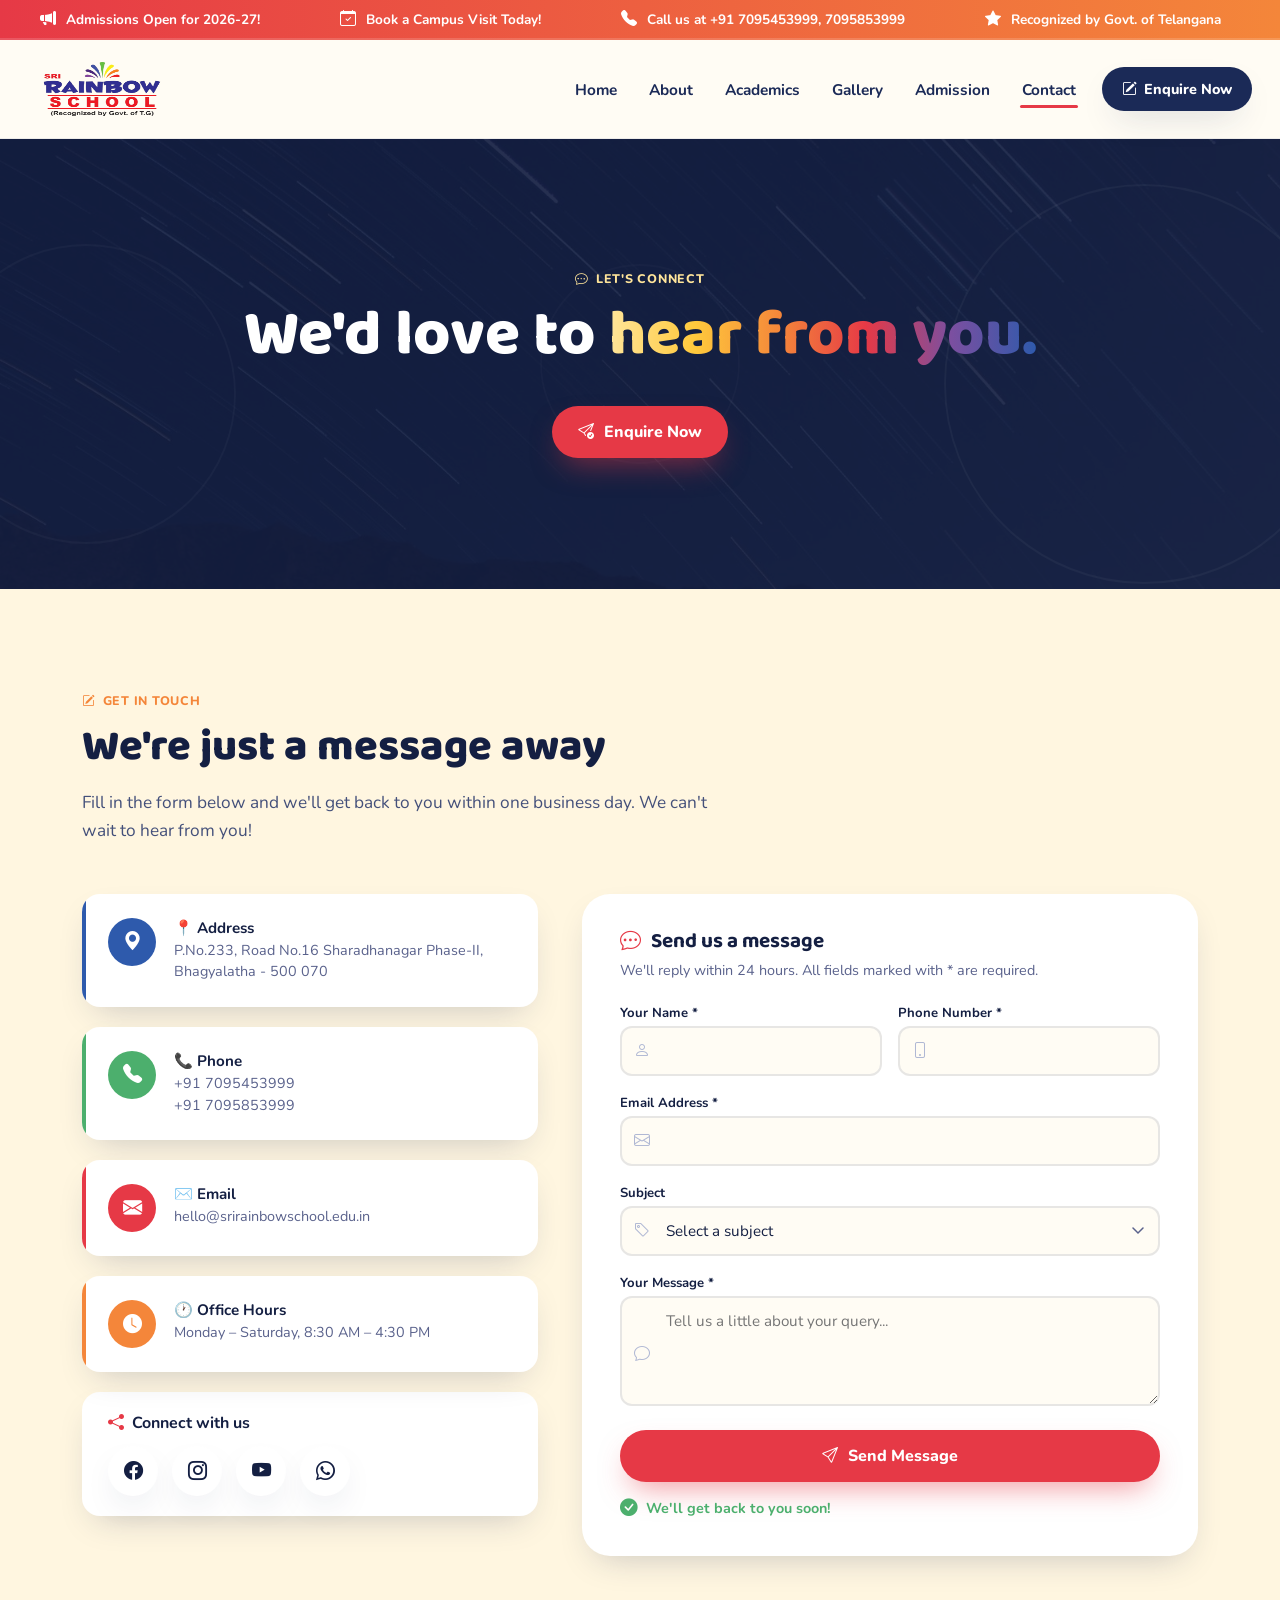
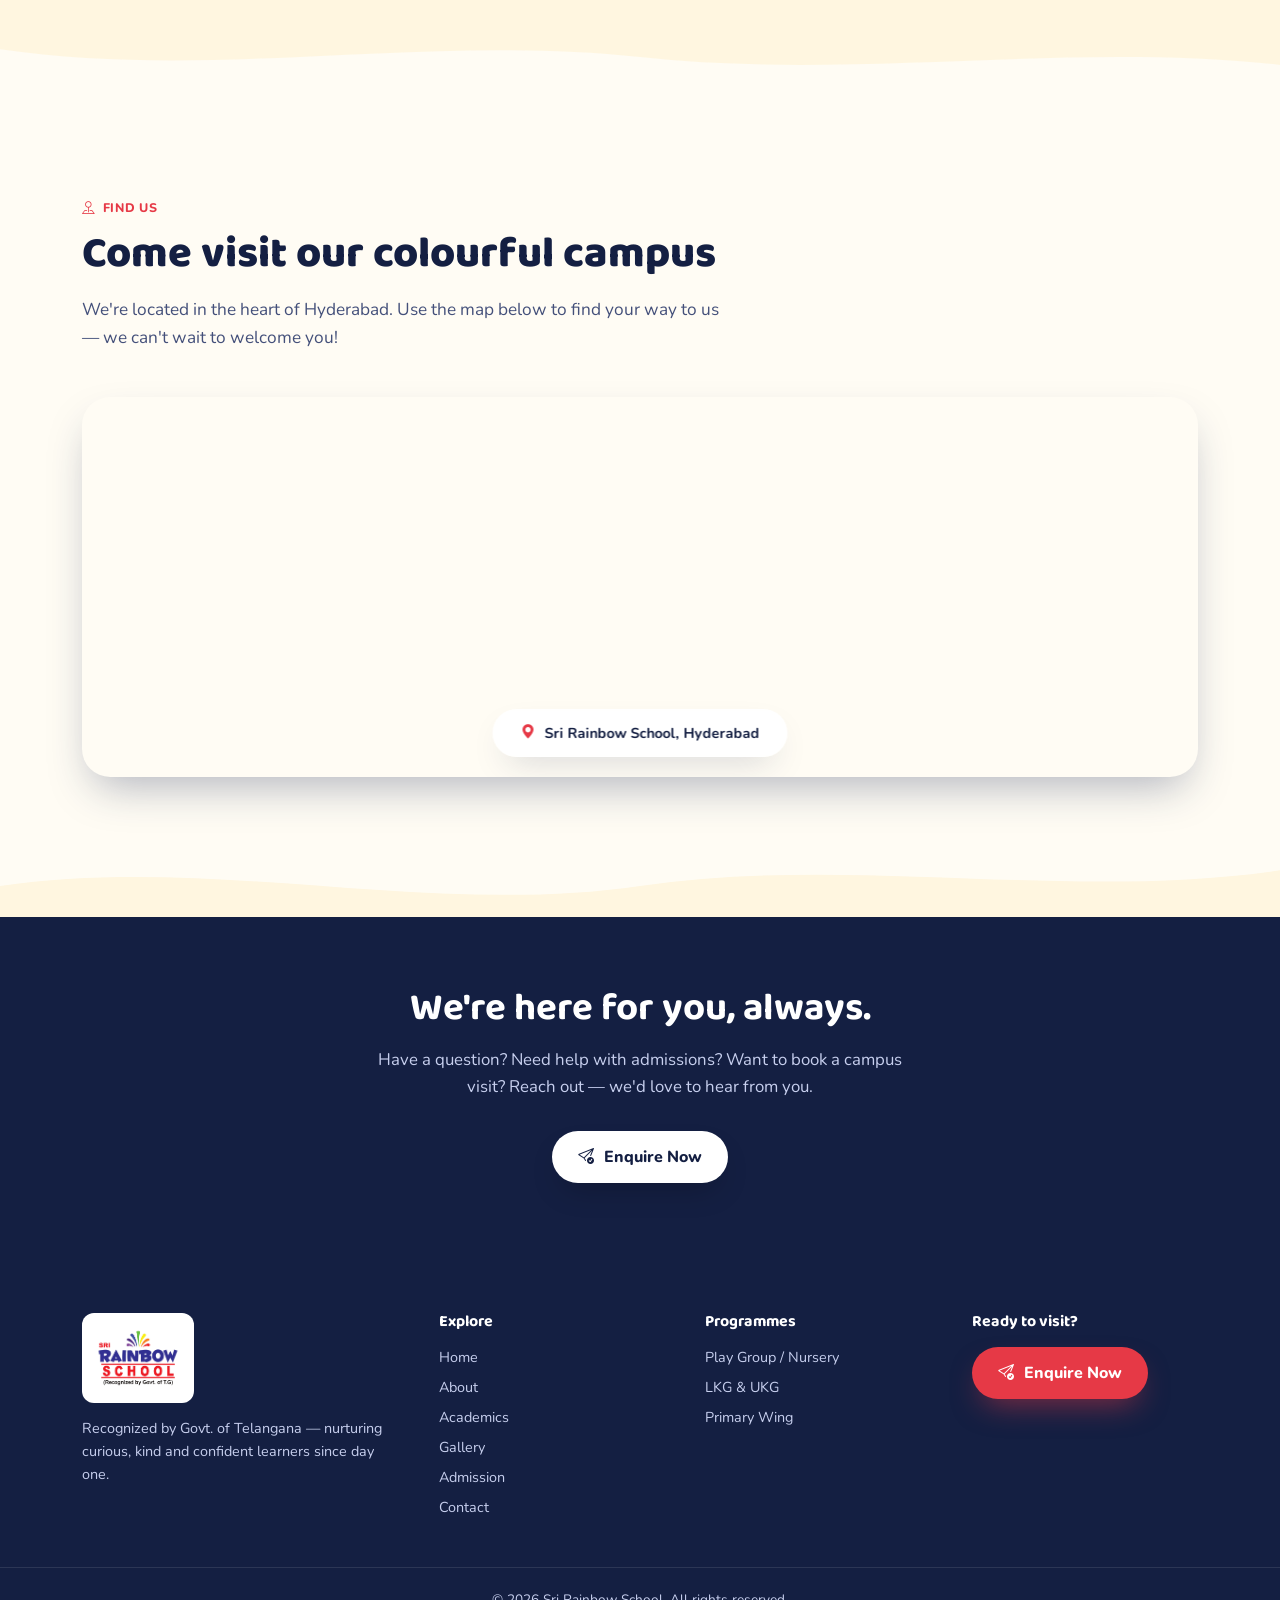
<file: contact.html>
<!DOCTYPE html>
<html lang="en">
<head>
    <meta charset="UTF-8" />
    <meta name="viewport" content="width=device-width, initial-scale=1.0" />
    <link rel="icon"  href="logo2.png">
    <title>Sri Rainbow School | Contact – Let's Connect</title>
    <meta name="description" content="Get in touch with Sri Rainbow School. We'd love to hear from you — whether it's about admissions, a campus visit, or just a friendly hello." />

    <!-- Bootstrap Icons -->
    <link rel="stylesheet" href="https://cdn.jsdelivr.net/npm/bootstrap-icons@1.11.3/font/bootstrap-icons.min.css" />
    <!-- Google Fonts -->
    <link rel="preconnect" href="https://fonts.googleapis.com" />
    <link href="https://fonts.googleapis.com/css2?family=Baloo+2:wght@500;600;700;800&family=Nunito:ital,wght@0,400;0,600;0,700;0,800;1,600&display=swap" rel="stylesheet" />

    <style>
        /* ==========================================================================
           Sri Rainbow School — Design Tokens (same as homepage)
           ========================================================================== */
        :root {
            --cream: #FFFCF4;
            --cream-soft: #FFF6E0;
            --navy: #1B2A57;
            --navy-2: #141F42;
            --blue: #2E5AAC;
            --red: #E63946;
            --yellow: #FFC93C;
            --green: #4CAF6D;
            --purple: #7B4FA0;
            --orange: #F4863A;

            --font-display: 'Baloo 2', 'Nunito', sans-serif;
            --font-body: 'Nunito', sans-serif;

            --radius-lg: 28px;
            --radius-md: 18px;
            --radius-sm: 12px;
            --shadow-soft: 0 14px 34px -14px rgba(27, 42, 87, 0.25);
            --shadow-pop: 0 20px 44px -12px rgba(27, 42, 87, 0.35);
        }

        * {
            box-sizing: border-box;
        }
        html {
            scroll-behavior: smooth;
        }
        body {
            margin: 0;
            font-family: var(--font-body);
            color: var(--navy);
            background: var(--cream);
            overflow-x: hidden;
        }
        img {
            max-width: 100%;
            display: block;
        }
        a {
            text-decoration: none;
            color: inherit;
        }
        ul {
            list-style: none;
            margin: 0;
            padding: 0;
        }
        button {
            font-family: inherit;
            cursor: pointer;
            border: none;
            background: none;
        }
        h1,
        h2,
        h3,
        h4 {
            font-family: var(--font-display);
            margin: 0;
            line-height: 1.15;
        }
        p {
            margin: 0;
        }

        @media (prefers-reduced-motion: reduce) {
            * {
                animation-duration: 0.001ms !important;
                animation-iteration-count: 1 !important;
                transition-duration: 0.001ms !important;
                scroll-behavior: auto !important;
            }
        }

        /* ---- shared section styles ---- */
        .section-wrap {
            max-width: 1180px;
            margin: 0 auto;
            padding: 100px 32px 70px;
        }
        .eyebrow {
            display: inline-flex;
            align-items: center;
            gap: 8px;
            font-weight: 800;
            letter-spacing: .06em;
            text-transform: uppercase;
            font-size: .78rem;
            color: var(--blue);
            margin-bottom: 14px;
        }
        .eyebrow-green {
            color: var(--green);
        }
        .eyebrow-orange {
            color: var(--orange);
        }
        .eyebrow-purple {
            color: var(--purple);
        }
        .eyebrow-red {
            color: var(--red);
        }
        .eyebrow-light {
            color: #FFE59A;
        }
        .section-title {
            font-size: clamp(1.9rem, 3.6vw, 2.7rem);
            font-weight: 800;
            max-width: 760px;
            color: var(--navy-2);
        }
        .section-title.light {
            color: #fff;
        }
        .section-lead {
            margin-top: 16px;
            max-width: 640px;
            font-size: 1.08rem;
            line-height: 1.65;
            color: #44507A;
        }
        .section-lead.light {
            color: #D6DEFF;
        }

        /* ---- rainbow scroll progress ---- */
        .scroll-rainbow {
            position: fixed;
            top: 0;
            left: 0;
            height: 4px;
            width: 0%;
            z-index: 1000;
            background: linear-gradient(90deg, #7B4FA0, #2E5AAC, #4CAF6D, #FFC93C, #F4863A, #E63946);
            transition: width .08s linear;
        }

        /* ==========================================================================
           Header / Nav (identical to homepage)
           ========================================================================== */
        .site-header {
            position: sticky;
            top: 0;
            z-index: 500;
            background: rgba(255, 252, 244, 0.85);
            backdrop-filter: blur(10px);
            border-bottom: 1px solid rgba(27, 42, 87, 0.08);
            transition: box-shadow .25s ease;
        }
        .site-header.scrolled {
            box-shadow: 0 8px 24px -12px rgba(27, 42, 87, 0.25);
        }
        .nav-wrap {
            max-width: 1280px;
            margin: 0 auto;
            padding: 10px 28px;
            display: flex;
            align-items: center;
            gap: 24px;
        }
        .brand-logo {
            height: 78px;
            width: 148px;
        }
        .main-nav {
            display: flex;
            align-items: center;
            gap: 28px;
            margin-left: auto;
        }
        .nav-link {
            font-weight: 700;
            font-size: .96rem;
            color: var(--navy);
            position: relative;
            padding: 6px 2px;
        }
        .nav-link::after {
            content: '';
            position: absolute;
            left: 0;
            bottom: -2px;
            height: 3px;
            width: 0;
            background: var(--red);
            border-radius: 2px;
            transition: width .2s ease;
        }
        .nav-link:hover::after,
        .nav-link.active::after {
            width: 100%;
        }
        .btn-enquire {
            background: var(--navy);
            color: #fff;
            font-weight: 800;
            font-size: .9rem;
            padding: 12px 20px;
            border-radius: 999px;
            display: flex;
            align-items: center;
            gap: 8px;
            box-shadow: var(--shadow-soft);
            transition: transform .18s ease, background .18s ease;
        }
        .btn-enquire:hover {
            transform: translateY(-2px);
            background: var(--red);
        }
        .hamburger {
            display: none;
            flex-direction: column;
            gap: 5px;
            padding: 6px;
        }
        .hamburger span {
            width: 24px;
            height: 3px;
            border-radius: 2px;
            background: var(--navy);
            transition: 0.2s ease;
        }
        .hamburger.active span:nth-child(1) {
            transform: rotate(45deg) translate(5px, 6px);
        }
        .hamburger.active span:nth-child(2) {
            opacity: 0;
        }
        .hamburger.active span:nth-child(3) {
            transform: rotate(-45deg) translate(5px, -6px);
        }

/* ==========================================================================
           Contact Hero — Clean Centered (matching Admission page)
           ========================================================================== */
        .contact-hero {
            position: relative;
            background: var(--navy-2);
            color: #fff;
            min-height: 50vh;
            display: flex;
            align-items: center;
            justify-content: center;
            overflow: hidden;
        }
        .contact-hero::before {
            content: '';
            position: absolute;
            inset: 0;
            background: url('bg.jpg') center/cover no-repeat;
            opacity: 0.08;
            z-index: 0;
        }

        /* Decorative rings — same as Admission page */
        .contact-hero .rings {
            position: absolute;
            inset: 0;
            pointer-events: none;
            z-index: 0;
        }
        .contact-hero .ring {
            position: absolute;
            border-radius: 50%;
            border: 2px solid rgba(255, 255, 255, 0.04);
            animation: ringPulse 8s ease-in-out infinite;
        }
        .contact-hero .ring:nth-child(1) {
            width: 400px;
            height: 400px;
            top: 10%;
            right: -5%;
            animation-delay: 0s;
        }
        .contact-hero .ring:nth-child(2) {
            width: 300px;
            height: 300px;
            bottom: 10%;
            left: -5%;
            animation-delay: 3s;
            border-color: rgba(255, 255, 255, 0.03);
        }
        .contact-hero .ring:nth-child(3) {
            width: 200px;
            height: 200px;
            top: 50%;
            left: 50%;
            transform: translate(-50%, -50%);
            animation-delay: 5s;
            border-color: rgba(255, 255, 255, 0.02);
        }
        @keyframes ringPulse {
            0%,
            100% {
                transform: scale(1);
                opacity: 0.4;
            }
            50% {
                transform: scale(1.15);
                opacity: 1;
            }
        }

        .contact-hero-inner {
            position: relative;
            z-index: 1;
            max-width: 1240px;
            margin: 0 auto;
            padding: 60px 32px;
            display: flex;
            flex-direction: column;
            align-items: center;
            justify-content: center;
            text-align: center;
            width: 100%;
        }
        .contact-hero-inner .eyebrow {
            color: #FFE59A;
            margin-bottom: 14px;
            justify-content: center;
        }
        .contact-hero-title {
            font-size: clamp(2.5rem, 5vw, 4rem);
            font-weight: 800;
            color: #fff;
            line-height: 1.1;
            max-width: 800px;
            margin: 0 auto;
        }
        .rainbow-text {
            background: linear-gradient(90deg, #FFE59A, #FFC93C, #F4863A, #E63946, #7B4FA0, #2E5AAC);
            -webkit-background-clip: text;
            background-clip: text;
            color: transparent;
            animation: rainbowShift 6s ease-in-out infinite alternate;
        }
        @keyframes rainbowShift {
            0% { background-position: 0% 50%; }
            100% { background-position: 100% 50%; }
        }
        .contact-hero-sub {
            margin-top: 20px;
            font-size: 1.1rem;
            line-height: 1.7;
            color: #C7CFEE;
            max-width: 560px;
        }
        .contact-hero-actions {
            display: flex;
            gap: 16px;
            margin-top: 34px;
            flex-wrap: wrap;
            justify-content: center;
        }

        /* ==========================================================================
           Global Buttons
           ========================================================================== */
        .btn-primary {
            background: var(--red);
            color: #fff;
            font-weight: 800;
            font-size: 1rem;
            padding: 15px 26px;
            border-radius: 999px;
            display: inline-flex;
            align-items: center;
            gap: 10px;
            box-shadow: 0 14px 30px -10px rgba(230, 57, 70, 0.55);
            transition: transform .18s ease, box-shadow .18s ease;
        }
        .btn-primary:hover {
            transform: translateY(-3px);
            box-shadow: 0 18px 34px -8px rgba(230, 57, 70, 0.6);
        }
        .btn-primary.btn-light {
            background: #fff;
            color: var(--navy-2);
            box-shadow: 0 14px 30px -10px rgba(0, 0, 0, 0.25);
        }
        .btn-primary.full {
            width: 100%;
            justify-content: center;
        }
        .btn-ghost {
            display: inline-flex;
            align-items: center;
            gap: 8px;
            font-weight: 800;
            color: #fff;
            padding: 15px 8px;
            border-bottom: 2px solid rgba(255, 255, 255, 0.4);
            transition: border-color .18s ease, transform .18s ease;
        }
        .btn-ghost:hover {
            border-color: #fff;
            transform: translateX(4px);
        }

        .wave-divider {
            display: block;
            width: 100%;
            height: 70px;
        }
        .wave-divider path {
            fill: var(--cream);
        }
        .wave-yellow path {
            fill: var(--cream-soft);
        }
        .wave-purple path {
            fill: var(--cream);
        }
        .wave-navy path {
            fill: var(--navy-2);
        }

        /* ==========================================================================
           Contact Cards — 3D Flip Style
           ========================================================================== */
        .contact-cards {
            background: var(--cream);
        }
        .cards-grid {
            margin-top: 48px;
            display: grid;
            grid-template-columns: repeat(4, 1fr);
            gap: 24px;
        }
        .flip-card {
            perspective: 800px;
            height: 200px;
        }
        .flip-card-inner {
            position: relative;
            width: 100%;
            height: 100%;
            transition: transform 0.6s cubic-bezier(0.23, 1, 0.32, 1);
            transform-style: preserve-3d;
        }
        .flip-card:hover .flip-card-inner {
            transform: rotateY(180deg);
        }
        .flip-card-front,
        .flip-card-back {
            position: absolute;
            width: 100%;
            height: 100%;
            backface-visibility: hidden;
            border-radius: var(--radius-md);
            display: flex;
            flex-direction: column;
            align-items: center;
            justify-content: center;
            padding: 24px 20px;
            text-align: center;
            box-shadow: var(--shadow-soft);
        }
        .flip-card-front {
            background: #fff;
            color: var(--navy-2);
        }
        .flip-card-front .card-icon {
            font-size: 2.4rem;
            color: var(--c);
            margin-bottom: 10px;
        }
        .flip-card-front h4 {
            font-size: 1.05rem;
            color: var(--navy-2);
        }
        .flip-card-front p {
            font-size: .85rem;
            color: #5A628C;
            margin-top: 4px;
        }
        .flip-card-back {
            background: var(--c);
            color: #fff;
            transform: rotateY(180deg);
        }
        .flip-card-back .back-icon {
            font-size: 2rem;
            margin-bottom: 8px;
        }
        .flip-card-back h4 {
            font-size: 1rem;
            color: #fff;
            margin-bottom: 4px;
        }
        .flip-card-back p {
            font-size: .85rem;
            opacity: .9;
            line-height: 1.5;
        }
        .flip-card-back .back-action {
            margin-top: 10px;
            padding: 8px 20px;
            border-radius: 999px;
            background: rgba(255, 255, 255, 0.2);
            color: #fff;
            font-weight: 700;
            font-size: .8rem;
            transition: background .2s ease;
        }
        .flip-card-back .back-action:hover {
            background: rgba(255, 255, 255, 0.35);
        }

        /* ==========================================================================
           Contact Form + Info (enhanced)
           ========================================================================== */
        .contact-main {
            background: var(--cream-soft);
        }
        .contact-main-grid {
            margin-top: 48px;
            display: grid;
            grid-template-columns: 0.85fr 1.15fr;
            gap: 44px;
            align-items: start;
        }

        /* Info side with animated icons */
        .contact-info-enhanced {
            display: flex;
            flex-direction: column;
            gap: 20px;
        }
        .info-card-enhanced {
            background: #fff;
            border-radius: var(--radius-md);
            padding: 24px 26px;
            display: flex;
            gap: 18px;
            align-items: flex-start;
            box-shadow: var(--shadow-soft);
            transition: transform .25s ease, box-shadow .25s ease;
            position: relative;
            overflow: hidden;
        }
        .info-card-enhanced::before {
            content: '';
            position: absolute;
            top: 0;
            left: 0;
            width: 4px;
            height: 100%;
            background: var(--c);
            border-radius: 0 2px 2px 0;
        }
        .info-card-enhanced:hover {
            transform: translateX(6px) translateY(-4px);
            box-shadow: var(--shadow-pop);
        }
        .info-card-enhanced .info-icon-wrap {
            width: 48px;
            height: 48px;
            border-radius: 50%;
            background: var(--c);
            color: #fff;
            display: flex;
            align-items: center;
            justify-content: center;
            font-size: 1.2rem;
            flex: none;
            transition: transform .3s ease;
        }
        .info-card-enhanced:hover .info-icon-wrap {
            transform: scale(1.1) rotate(-8deg);
        }
        .info-card-enhanced .info-text strong {
            display: block;
            font-size: .95rem;
            color: var(--navy-2);
            margin-bottom: 2px;
        }
        .info-card-enhanced .info-text p {
            color: #5A628C;
            font-size: .9rem;
            line-height: 1.5;
        }

        /* Social row animated */
        .social-row-enhanced {
            display: flex;
            gap: 14px;
            margin-top: 8px;
            flex-wrap: wrap;
        }
        .social-row-enhanced a {
            width: 50px;
            height: 50px;
            border-radius: 50%;
            background: #fff;
            color: var(--navy-2);
            display: flex;
            align-items: center;
            justify-content: center;
            font-size: 1.2rem;
            box-shadow: var(--shadow-soft);
            transition: all .3s cubic-bezier(0.23, 1, 0.32, 1);
            position: relative;
        }
        .social-row-enhanced a::after {
            content: '';
            position: absolute;
            inset: -3px;
            border-radius: 50%;
            background: var(--c);
            opacity: 0;
            transition: opacity .3s ease;
            z-index: -1;
        }
        .social-row-enhanced a:hover {
            transform: translateY(-6px) scale(1.08);
            color: #fff;
        }
        .social-row-enhanced a:hover::after {
            opacity: 1;
        }
        .social-row-enhanced a:nth-child(1) {
            --c: #1877F2;
        }
        .social-row-enhanced a:nth-child(2) {
            --c: #E4405F;
        }
        .social-row-enhanced a:nth-child(3) {
            --c: #FF0000;
        }
        .social-row-enhanced a:nth-child(4) {
            --c: #25D366;
        }
        .social-row-enhanced a:hover {
            background: var(--c);
        }

        /* Form enhanced */
        .contact-form-enhanced {
            background: #fff;
            border-radius: var(--radius-lg);
            padding: 36px 38px;
            box-shadow: var(--shadow-soft);
            position: relative;
            overflow: hidden;
        }
        .contact-form-enhanced::before {
            content: '';
            position: absolute;
            top: 0;
            left: 0;
            right: 0;
            height: 4px;
            /*background: linear-gradient(90deg, var(--purple), var(--blue), var(--green), var(--yellow), var(--orange), var(--red));*/
        }
        .contact-form-enhanced h3 {
            font-size: 1.3rem;
            color: var(--navy-2);
            margin-bottom: 6px;
            display: flex;
            gap: 10px;
            align-items: center;
        }
        .contact-form-enhanced h3 i {
            color: var(--red);
        }
        .contact-form-enhanced .form-sub {
            font-size: .9rem;
            color: #5A628C;
            margin-bottom: 24px;
        }

        /* Animated input fields */
        .form-group {
            margin-bottom: 18px;
            position: relative;
        }
        .form-group label {
            font-size: .82rem;
            font-weight: 700;
            color: var(--navy-2);
            display: block;
            margin-bottom: 4px;
            transition: color .2s ease;
        }
        .form-group .input-wrap {
            position: relative;
        }
        .form-group .input-wrap i {
            position: absolute;
            left: 14px;
            top: 50%;
            transform: translateY(-50%);
            color: #B0B8D4;
            transition: color .25s ease;
            font-size: 1rem;
        }
        .form-group .input-wrap textarea+i {
            top: 18px;
            transform: none;
        }
        .form-group input,
        .form-group textarea,
        .form-group select {
            width: 100%;
            border: 2px solid rgba(27, 42, 87, 0.1);
            border-radius: var(--radius-sm);
            padding: 13px 14px 13px 44px;
            font-family: inherit;
            font-size: .95rem;
            color: var(--navy-2);
            background: var(--cream);
            transition: border-color .25s ease, box-shadow .25s ease;
        }
        .form-group textarea {
            padding-left: 44px;
            resize: vertical;
            min-height: 100px;
        }
        .form-group select {
            padding-left: 44px;
            appearance: none;
            background-image: url("data:image/svg+xml,%3Csvg xmlns='http://www.w3.org/2000/svg' width='12' height='8' viewBox='0 0 12 8'%3E%3Cpath d='M1 1l5 5 5-5' stroke='%235A628C' stroke-width='1.5' fill='none' stroke-linecap='round'/%3E%3C/svg%3E");
            background-repeat: no-repeat;
            background-position: right 14px center;
        }
        .form-group input:focus,
        .form-group textarea:focus,
        .form-group select:focus {
            outline: none;
            border-color: var(--blue);
            box-shadow: 0 0 0 4px rgba(46, 90, 172, 0.1);
        }
        .form-group input:focus+i,
        .form-group textarea:focus+i {
            color: var(--blue);
        }
        .form-group .input-line {
            position: absolute;
            bottom: 0;
            left: 50%;
            width: 0;
            height: 2px;
            background: var(--blue);
            transition: width .3s ease, left .3s ease;
        }
        .form-group input:focus~.input-line,
        .form-group textarea:focus~.input-line {
            width: 100%;
            left: 0;
        }

        .form-row-2 {
            display: grid;
            grid-template-columns: 1fr 1fr;
            gap: 16px;
        }

        .form-note-enhanced {
            margin-top: 14px;
            font-size: .9rem;
            font-weight: 700;
            color: var(--green);
            min-height: 1.2em;
            display: flex;
            align-items: center;
            gap: 8px;
        }
        .form-note-enhanced i {
            font-size: 1.1rem;
        }

        /* ==========================================================================
           Map with custom styling
           ========================================================================== */
        .map-section {
            background: var(--cream);
        }
        .map-wrapper {
            margin-top: 44px;
            border-radius: var(--radius-lg);
            overflow: hidden;
            box-shadow: var(--shadow-pop);
            position: relative;
            height: 380px;
        }
        .map-wrapper iframe {
            width: 100%;
            height: 100%;
            border: 0;
            filter: saturate(1.1) contrast(1.05);
        }
        .map-overlay {
            position: absolute;
            bottom: 20px;
            left: 50%;
            transform: translateX(-50%);
            background: rgba(255, 255, 255, 0.92);
            backdrop-filter: blur(8px);
            padding: 14px 28px;
            border-radius: 999px;
            font-weight: 700;
            font-size: .9rem;
            color: var(--navy-2);
            box-shadow: var(--shadow-soft);
            display: flex;
            align-items: center;
            gap: 10px;
            white-space: nowrap;
            pointer-events: none;
        }
        .map-overlay i {
            color: var(--red);
            animation: pulse-dot 1.8s ease-in-out infinite;
        }
        @keyframes pulse-dot {
            0%,
            100% {
                transform: scale(1);
                opacity: 1;
            }
            50% {
                transform: scale(1.4);
                opacity: .6;
            }
        }

        /* ==========================================================================
           Business Hours (visual timeline)
           ========================================================================== */
        .hours-section {
            background: var(--cream-soft);
        }
        .hours-grid {
            margin-top: 44px;
            display: grid;
            grid-template-columns: 1fr 1fr;
            gap: 30px;
        }
        .hours-card {
            background: #fff;
            border-radius: var(--radius-lg);
            padding: 34px 32px;
            box-shadow: var(--shadow-soft);
        }
        .hours-card h3 {
            font-size: 1.2rem;
            color: var(--navy-2);
            margin-bottom: 18px;
            display: flex;
            gap: 10px;
            align-items: center;
        }
        .hours-card h3 i {
            color: var(--orange);
        }
        .hours-timeline {
            display: flex;
            flex-direction: column;
            gap: 10px;
        }
        .hours-item {
            display: flex;
            justify-content: space-between;
            padding: 10px 0;
            border-bottom: 1px dashed rgba(27, 42, 87, 0.06);
            font-size: .95rem;
        }
        .hours-item:last-child {
            border-bottom: none;
        }
        .hours-item .day {
            font-weight: 600;
            color: var(--navy-2);
        }
        .hours-item .time {
            color: #5A628C;
        }
        .hours-item .time .badge {
            background: var(--green);
            color: #fff;
            font-size: .65rem;
            font-weight: 800;
            padding: 2px 12px;
            border-radius: 999px;
            margin-left: 8px;
            text-transform: uppercase;
        }
        .hours-item .time .badge.closed {
            background: var(--red);
        }

        .hours-extra {
            display: flex;
            gap: 16px;
            margin-top: 18px;
            flex-wrap: wrap;
        }
        .hours-extra .extra-item {
            display: flex;
            align-items: center;
            gap: 8px;
            font-size: .88rem;
            color: #5A628C;
            background: var(--cream);
            padding: 8px 16px;
            border-radius: 999px;
        }
        .hours-extra .extra-item i {
            color: var(--green);
        }

        /* ==========================================================================
           Trust / Testimonial mini
           ========================================================================== */
        .trust-section {
            background: var(--cream);
        }
        .trust-grid {
            margin-top: 44px;
            display: grid;
            grid-template-columns: repeat(3, 1fr);
            gap: 24px;
        }
        .trust-item {
            background: #fff;
            border-radius: var(--radius-md);
            padding: 28px 24px;
            text-align: center;
            box-shadow: var(--shadow-soft);
            transition: transform .25s ease, box-shadow .25s ease;
            position: relative;
            overflow: hidden;
        }
        .trust-item:hover {
            transform: translateY(-6px);
            box-shadow: var(--shadow-pop);
        }
        .trust-item .trust-icon {
            font-size: 2.6rem;
            color: var(--c);
            margin-bottom: 12px;
            display: block;
        }
        .trust-item .trust-quote {
            font-size: .95rem;
            color: var(--navy-2);
            line-height: 1.6;
            font-style: italic;
        }
        .trust-item .trust-author {
            font-weight: 700;
            font-size: .85rem;
            color: var(--c);
            margin-top: 10px;
        }
        .trust-item .trust-author span {
            font-weight: 400;
            color: #5A628C;
        }

        /* ==========================================================================
           CTA Banner
           ========================================================================== */
        .cta-banner {
            background: var(--navy-2);
            color: #fff;
            padding: 70px 32px;
            text-align: center;
        }
        .cta-banner h2 {
            font-size: clamp(1.8rem, 3vw, 2.5rem);
            max-width: 700px;
            margin: 0 auto 16px;
        }
        .cta-banner p {
            color: #C7CFEE;
            font-size: 1.05rem;
            max-width: 560px;
            margin: 0 auto 30px;
            line-height: 1.6;
        }

        /* ==========================================================================
           Footer (identical)
           ========================================================================== */
        .site-footer {
            background: var(--navy-2);
            color: #C7CFEE;
            padding-top: 60px;
        }
        .footer-wrap {
            max-width: 1180px;
            margin: 0 auto;
            padding: 0 32px 40px;
            display: grid;
            grid-template-columns: 1.4fr 1fr 1fr 1fr;
            gap: 40px;
        }
        .footer-logo {
            height: 90px;
            width: auto;
            border-radius: 12px;
            background: #fff;
            padding: 6px;
            margin-bottom: 14px;
        }
        .footer-brand p {
            font-size: .9rem;
            line-height: 1.6;
        }
        .footer-links h4,
        .footer-cta h4 {
            color: #fff;
            font-size: 1rem;
            margin-bottom: 16px;
        }
        .footer-links a {
            display: block;
            font-size: .9rem;
            margin-bottom: 10px;
            color: #C7CFEE;
            transition: color .18s ease;
        }
        .footer-links a:hover {
            color: var(--yellow);
        }
        .footer-bottom {
            border-top: 1px solid rgba(255, 255, 255, 0.1);
            padding: 22px 32px;
            text-align: center;
            font-size: .85rem;
        }

        /* ==========================================================================
           Floating Enquire Button (mobile)
           ========================================================================== */
        .fab-enquire {
            position: fixed;
            bottom: 24px;
            right: 24px;
            z-index: 400;
            width: 58px;
            height: 58px;
            border-radius: 50%;
            background: var(--red);
            color: #fff;
            font-size: 1.4rem;
            box-shadow: 0 14px 30px -8px rgba(230, 57, 70, 0.6);
            display: none;
            align-items: center;
            justify-content: center;
        }

        /* ==========================================================================
           Admission Enquiry Modal (identical)
           ========================================================================== */
        .modal-overlay {
            position: fixed;
            inset: 0;
            z-index: 1000;
            background: rgba(20, 31, 66, 0.6);
            backdrop-filter: blur(4px);
            display: flex;
            align-items: center;
            justify-content: center;
            padding: 20px;
            opacity: 0;
            visibility: hidden;
            transition: opacity .28s ease;
        }
        .modal-overlay.open {
            opacity: 1;
            visibility: visible;
        }
        .modal-card {
            background: #fff;
            border-radius: var(--radius-lg);
            width: 100%;
            max-width: 880px;
            max-height: 92vh;
            overflow: auto;
            display: grid;
            grid-template-columns: 0.85fr 1.15fr;
            box-shadow: 0 40px 80px -20px rgba(0, 0, 0, 0.4);
            transform: scale(.92) translateY(20px);
            transition: transform .3s cubic-bezier(.2, .8, .3, 1.2);
            position: relative;
        }
        .modal-overlay.open .modal-card {
            transform: scale(1) translateY(0);
        }
        .modal-close {
            position: absolute;
            top: 16px;
            right: 16px;
            z-index: 2;
            width: 38px;
            height: 38px;
            border-radius: 50%;
            background: rgba(27, 42, 87, 0.06);
            color: var(--navy-2);
            display: flex;
            align-items: center;
            justify-content: center;
            transition: background .18s ease;
        }
        .modal-close:hover {
            background: rgba(27, 42, 87, 0.14);
        }

        .modal-side {
            background: var(--navy-2);
            color: #fff;
            padding: 44px 34px;
            position: relative;
            overflow: hidden;
            display: flex;
            flex-direction: column;
            justify-content: center;
        }
        .modal-side h3 {
            font-size: 1.5rem;
            margin-bottom: 14px;
            position: relative;
            z-index: 1;
        }
        .modal-side p {
            color: #C7CFEE;
            font-size: .92rem;
            line-height: 1.6;
            position: relative;
            z-index: 1;
        }
        .modal-side-burst {
            position: absolute;
            inset: 0;
        }
        .modal-side-burst span {
            position: absolute;
            width: 120px;
            height: 220px;
            border-radius: 50% 50% 0 0;
            transform-origin: bottom center;
            opacity: .5;
        }
        .modal-side-burst span:nth-child(1) {
            background: var(--purple);
            bottom: -40px;
            left: -30px;
            transform: rotate(-40deg);
        }
        .modal-side-burst span:nth-child(2) {
            background: var(--blue);
            bottom: -40px;
            left: 0px;
            transform: rotate(-24deg);
        }
        .modal-side-burst span:nth-child(3) {
            background: var(--green);
            bottom: -40px;
            left: 30px;
            transform: rotate(-8deg);
        }
        .modal-side-burst span:nth-child(4) {
            background: var(--yellow);
            bottom: -40px;
            left: 60px;
            transform: rotate(8deg);
        }
        .modal-side-burst span:nth-child(5) {
            background: var(--orange);
            bottom: -40px;
            left: 90px;
            transform: rotate(24deg);
        }
        .modal-side-burst span:nth-child(6) {
            background: var(--red);
            bottom: -40px;
            left: 120px;
            transform: rotate(40deg);
        }

        .modal-form-wrap {
            padding: 44px 40px;
        }
        .modal-form-wrap h4 {
            font-size: 1.2rem;
            margin-bottom: 22px;
            color: var(--navy-2);
            display: flex;
            gap: 10px;
            align-items: center;
        }

        .modal-success {
            display: none;
            text-align: center;
            padding: 30px 10px;
            position: relative;
        }
        .modal-success.show {
            display: block;
        }
        .success-icon {
            font-size: 3.4rem;
            color: var(--green);
            margin-bottom: 14px;
        }
        .modal-success h4 {
            justify-content: center;
            margin-bottom: 8px;
        }
        .modal-success p {
            color: #5A628C;
            margin-bottom: 22px;
        }
        .success-burst {
            position: absolute;
            inset: 0;
            pointer-events: none;
            overflow: hidden;
        }
        .success-burst span {
            position: absolute;
            top: 50%;
            left: 50%;
            width: 8px;
            height: 20px;
            border-radius: 4px;
            opacity: 0;
        }
        .modal-success.show .success-burst span {
            animation: confetti 1s ease-out forwards;
        }
        .success-burst span:nth-child(1) {
            background: var(--purple);
            animation-delay: 0s;
        }
        .success-burst span:nth-child(2) {
            background: var(--blue);
            animation-delay: .04s;
        }
        .success-burst span:nth-child(3) {
            background: var(--green);
            animation-delay: .08s;
        }
        .success-burst span:nth-child(4) {
            background: var(--yellow);
            animation-delay: .12s;
        }
        .success-burst span:nth-child(5) {
            background: var(--orange);
            animation-delay: .16s;
        }
        .success-burst span:nth-child(6) {
            background: var(--red);
            animation-delay: .2s;
        }
        @keyframes confetti {
            0% {
                opacity: 1;
                transform: translate(-50%, -50%) rotate(0deg);
            }
            100% {
                opacity: 0;
                transform: translate(calc(-50% + var(--x, 120px)), calc(-50% - 160px)) rotate(340deg);
            }
        }
        .success-burst span:nth-child(1) {
            --x: -150px;
        }
        .success-burst span:nth-child(2) {
            --x: -90px;
        }
        .success-burst span:nth-child(3) {
            --x: -30px;
        }
        .success-burst span:nth-child(4) {
            --x: 30px;
        }
        .success-burst span:nth-child(5) {
            --x: 90px;
        }
        .success-burst span:nth-child(6) {
            --x: 150px;
        }

        /* ==========================================================================
           Responsive
           ========================================================================== */
        @media (max-width: 1080px) {
            .cards-grid {
                grid-template-columns: repeat(2, 1fr);
            }
            .trust-grid {
                grid-template-columns: repeat(2, 1fr);
            }
            .footer-wrap {
                grid-template-columns: 1fr 1fr;
            }
            .hours-grid {
                grid-template-columns: 1fr;
            }
        }

        @media (max-width: 900px) {
            .contact-hero-inner {
                grid-template-columns: 1fr;
                text-align: center;
            }
            .contact-hero-copy {
                order: 1;
            }
            .contact-hero-art {
                order: 0;
            }
            .contact-hero-sub {
                margin-left: auto;
                margin-right: auto;
            }
            .contact-hero-actions {
                justify-content: center;
            }
            .contact-main-grid {
                grid-template-columns: 1fr;
            }
            .modal-card {
                grid-template-columns: 1fr;
            }
            .modal-side {
                display: none;
            }
            .form-row-2 {
                grid-template-columns: 1fr;
            }
            .map-wrapper {
                height: 280px;
            }
            
        }

        @media (max-width: 760px) {
            .main-nav {
                position: fixed; top: 100%; left: 0; right: 0;
                background: var(--cream);
                flex-direction: column; align-items: stretch; gap: 0;
                margin-left: 0; padding: 8px 24px 32px;
                box-shadow: 0 14px 24px -14px rgba(27, 42, 87, 0.3);
                transform: translateY(-100%); opacity: 0;
                transition: transform .3s cubic-bezier(0.4, 0, 0.2, 1), opacity .3s;
                z-index: 502; border-bottom: none; overflow-y: auto;
                -webkit-overflow-scrolling: touch;
            }
            .main-nav.open { transform: translateY(0); opacity: 1; }
            .main-nav a { padding: 14px 0; width: 100%; border-bottom: 1px solid rgba(27, 42, 87, 0.06); font-size: 1rem; }
            .hamburger {
                display: flex; min-width: 44px; min-height: 44px;
                align-items: center; justify-content: center; z-index: 503; margin-left: auto;
            }
            .nav-wrap { position: relative; z-index: 503; }
            .btn-enquire { display: none; }
            .fab-enquire { display: flex; }

            .cards-grid {
                grid-template-columns: 1fr 1fr;
            }
            .flip-card {
                height: 170px;
            }
            .contact-hero {
                min-height: 25vh;
            }
            .contact-hero-inner {
                padding: 40px 22px;
            }
            .trust-grid {
                grid-template-columns: 1fr;
            }
            .footer-wrap {
                grid-template-columns: 1fr;
            }
            .section-wrap {
                padding: 70px 22px 50px;
            }
            .contact-hero-inner {
                padding: 40px 22px 80px;
            }
            .modal-form-wrap {
                padding: 30px 22px;
            }
            .form-row {
                grid-template-columns: 1fr;
            }
            .contact-form-enhanced {
                padding: 24px 20px;
            }
            .map-overlay {
                font-size: .75rem;
                padding: 10px 18px;
                white-space: normal;
                width: 90%;
                text-align: center;
            }
            .hours-item {
                font-size: .85rem;
                flex-wrap: wrap;
                gap: 4px;
            }
        }
        /* ==========================================================================
   Top Announcement Bar
   ========================================================================== */
.top-bar {
  background: linear-gradient(90deg, #E63946, #F4863A);
  color: #fff;
  padding: 8px 0;
  overflow: hidden;
  white-space: nowrap;
  font-weight: 700;
  font-size: .85rem;
  position: relative;
  z-index: 501;
  border-bottom: 2px solid rgba(255,255,255,0.15);
}
.top-bar-track {
  display: flex;
  width: max-content;
  animation: scrollMarquee 25s linear infinite;
}
.top-bar-track span {
  padding: 0 40px;
  display: inline-flex;
  align-items: center;
  gap: 10px;
}
.top-bar-track i {
  font-size: 1rem;
}
@keyframes scrollMarquee {
  0% { transform: translateX(0); }
  100% { transform: translateX(-50%); }
}
    </style>
</head>

<body>

    <!-- ===== Rainbow scroll progress ===== -->
    <div class="scroll-rainbow" id="scrollRainbow"></div>
    <!-- ============ TOP ANNOUNCEMENT BAR ============ -->
<div class="top-bar">
  <div class="top-bar-track">
    <span><i class="bi bi-megaphone-fill"></i> Admissions Open for 2026-27! </span>
    <span><i class="bi bi-calendar-check"></i> Book a Campus Visit Today! </span>
    <span><i class="bi bi-telephone-fill"></i> Call us at +91 7095453999, 7095853999 </span>
    <span><i class="bi bi-star-fill"></i> Recognized by Govt. of Telangana </span>
    <span><i class="bi bi-emoji-smile"></i> Where Little Minds Bloom </span>
    <!-- Duplicate for seamless loop -->
    <span><i class="bi bi-megaphone-fill"></i> Admissions Open for 2026-27! </span>
    <span><i class="bi bi-calendar-check"></i> Book a Campus Visit Today! </span>
    <span><i class="bi bi-telephone-fill"></i> Call us at +91 7095453999, 7095853999 </span>
    <span><i class="bi bi-star-fill"></i> Recognized by Govt. of Telangana </span>
    <span><i class="bi bi-emoji-smile"></i> Where Little Minds Bloom </span>
  </div>
</div>

    <!-- ===== HEADER ===== -->
    <header class="site-header" id="siteHeader">
        <div class="nav-wrap">
            <a href="index.html" class="brand">
                <img src="logo1.png" alt="Sri Rainbow School logo" class="brand-logo">
            </a>
            <nav class="main-nav" id="mainNav">
                <a href="index.html" class="nav-link">Home</a>
                <a href="about.html" class="nav-link">About</a>
                <a href="academics.html" class="nav-link">Academics</a>
                <a href="gallery.html" class="nav-link">Gallery</a>
                <a href="admission.html" class="nav-link">Admission</a>
                <a href="contact.html" class="nav-link active">Contact</a>
            </nav>

            <button class="btn-enquire" id="openEnquireBtn1">
                <i class="bi bi-pencil-square"></i> Enquire Now
            </button>

            <button class="hamburger" id="hamburgerBtn" aria-label="Toggle menu">
                <span></span><span></span><span></span>
            </button>
        </div>
    </header>

    <!-- ===== CONTACT HERO ===== -->
    <section class="contact-hero">
        <div class="rings" aria-hidden="true">
            <span class="ring"></span>
            <span class="ring"></span>
            <span class="ring"></span>
        </div>
        <div class="contact-hero-inner">
            <p class="eyebrow"><i class="bi bi-chat-dots"></i> Let's Connect</p>
            <h1 class="contact-hero-title">We'd love to <span class="rainbow-text">hear from you.</span></h1>
            <!-- <p class="contact-hero-sub">Whether you have a question about admissions, want to book a campus visit, or just want to say hello — our team is here, ready to welcome you with warmth and a smile.</p> -->
            <div class="contact-hero-actions">
                <button class="btn-primary" id="openEnquireBtn2"><i class="bi bi-send-check"></i> Enquire Now</button>
                <!-- <a href="#process" class="btn-ghost">How to Apply <i class="bi bi-arrow-down-right"></i></a> -->
            </div>
        </div>
</section>

    <!-- ===== CONTACT CARDS (3D Flip) ===== -->
    <!-- <section class="contact-cards" id="quick">
        <div class="section-wrap">
            <p class="eyebrow eyebrow-green"><i class="bi bi-compass"></i> Quick Connect</p>
            <h2 class="section-title">Reach us in a way that suits you</h2>
            <p class="section-lead">Hover or tap on each card to flip it and discover the best way to connect with us.</p>

            <div class="cards-grid">
                <!-- Card 1: Call -->
                <!-- <div class="flip-card">
                    <div class="flip-card-inner">
                        <div class="flip-card-front" style="--c:var(--blue);">
                            <div class="card-icon"><i class="bi bi-telephone-fill"></i></div>
                            <h4>Call Us</h4>
                            <p>Quick answers over the phone</p>
                        </div>
                        <div class="flip-card-back" style="--c:var(--blue);">
                            <div class="back-icon"><i class="bi bi-telephone-fill"></i></div>
                            <h4>+91 7095453999 / 7095853999</h4>
                            <p>Mon–Sat, 8:30 AM – 4:30 PM</p>
                            <a href="tel:+917095453999" class="back-action"><i class="bi bi-phone"></i> Call Now</a>
                        </div>
                    </div>
                </div>

                <div class="flip-card">
                    <div class="flip-card-inner">
                        <div class="flip-card-front" style="--c:var(--green);">
                            <div class="card-icon"><i class="bi bi-whatsapp"></i></div>
                            <h4>WhatsApp</h4>
                            <p>Chat with us instantly</p>
                        </div>
                        <div class="flip-card-back" style="--c:var(--green);">
                            <div class="back-icon"><i class="bi bi-whatsapp"></i></div>
                            <h4>+91 7095453999 / 7095853999</h4>
                            <p>We reply within minutes</p>
                            <a href="https://wa.me/917095453999" target="_blank" class="back-action"><i class="bi bi-chat"></i> Chat Now</a>
                        </div>
                    </div>
                </div>

           
                <div class="flip-card">
                    <div class="flip-card-inner">
                        <div class="flip-card-front" style="--c:var(--red);">
                            <div class="card-icon"><i class="bi bi-envelope-fill"></i></div>
                            <h4>Email Us</h4>
                            <p>We'll respond within 24 hours</p>
                        </div>
                        <div class="flip-card-back" style="--c:var(--red);">
                            <div class="back-icon"><i class="bi bi-envelope-fill"></i></div>
                            <h4>hello@srirainbowschool.edu.in</h4>
                            <p>For admissions, queries, and more</p>
                            <a href="mailto:hello@srirainbowschool.edu.in" class="back-action"><i class="bi bi-send"></i> Send Email</a>
                        </div>
                    </div>
                </div>

              
                <div class="flip-card">
                    <div class="flip-card-inner">
                        <div class="flip-card-front" style="--c:var(--orange);">
                            <div class="card-icon"><i class="bi bi-geo-alt-fill"></i></div>
                            <h4>Visit Us</h4>
                            <p>Come see the rainbow in person</p>
                        </div>
                        <div class="flip-card-back" style="--c:var(--orange);">
                            <div class="back-icon"><i class="bi bi-geo-alt-fill"></i></div>
                            <h4>Sri Rainbow School</h4>
                            <p>P.No.233, Road No.16 Sharadhanagar Phase-II, Bhagyalatha - 500 070</p>
                            <a href="#map" class="back-action"><i class="bi bi-pin-map"></i> Get Directions</a>
                        </div>
                    </div>
                </div>
            </div>
        </div>

        <svg class="wave-divider wave-yellow" viewBox="0 0 1440 90" preserveAspectRatio="none" aria-hidden="true">
            <path d="M0,50 C240,10 480,90 720,50 C960,10 1200,70 1440,30 L1440,90 L0,90 Z"></path>
        </svg>
    </section> 

    <!-- ===== CONTACT MAIN (Form + Info) ===== -->
    <section class="contact-main" id="form">
        <div class="section-wrap">
            <p class="eyebrow eyebrow-orange"><i class="bi bi-pencil-square"></i> Get in Touch</p>
            <h2 class="section-title">We're just a message away</h2>
            <p class="section-lead">Fill in the form below and we'll get back to you within one business day. We can't wait to hear from you!</p>

            <div class="contact-main-grid">
                <!-- Info side -->
                <div class="contact-info-enhanced">
                    <div class="info-card-enhanced" style="--c:var(--blue);">
                        <div class="info-icon-wrap"><i class="bi bi-geo-alt-fill"></i></div>
                        <div class="info-text">
                            <strong>📍 Address</strong>
                            <p>P.No.233, Road No.16 Sharadhanagar Phase-II, Bhagyalatha - 500 070</p>
                        </div>
                    </div>

                    <div class="info-card-enhanced" style="--c:var(--green);">
                        <div class="info-icon-wrap"><i class="bi bi-telephone-fill"></i></div>
                        <div class="info-text">
                            <strong>📞 Phone</strong>
                            <p>+91 7095453999</p>
                            <p>+91 7095853999</p>
                        </div>
                    </div>

                    <div class="info-card-enhanced" style="--c:var(--red);">
                        <div class="info-icon-wrap"><i class="bi bi-envelope-fill"></i></div>
                        <div class="info-text">
                            <strong>✉️ Email</strong>
                            <p>hello@srirainbowschool.edu.in</p>
                        </div>
                    </div>

                    <div class="info-card-enhanced" style="--c:var(--orange);">
                        <div class="info-icon-wrap"><i class="bi bi-clock-fill"></i></div>
                        <div class="info-text">
                            <strong>🕐 Office Hours</strong>
                            <p>Monday – Saturday, 8:30 AM – 4:30 PM</p>
                        </div>
                    </div>

                    <!-- Social -->
                    <div style="background:#fff; border-radius:var(--radius-md); padding:20px 26px; box-shadow:var(--shadow-soft);">
                        <p style="font-weight:700; color:var(--navy-2); margin-bottom:12px; display:flex; gap:8px; align-items:center;">
                            <i class="bi bi-share-fill" style="color:var(--red);"></i> Connect with us
                        </p>
                        <div class="social-row-enhanced">
                            <a href="#" aria-label="Facebook"><i class="bi bi-facebook"></i></a>
                            <a href="https://www.instagram.com/sri_rainbow_school?igsh=cHBxNTQ2d3RiemYw" aria-label="Instagram" target="_blank"><i class="bi bi-instagram"></i></a>
                            <a href="#" aria-label="YouTube"><i class="bi bi-youtube"></i></a>
                            <a href="#" aria-label="WhatsApp"><i class="bi bi-whatsapp"></i></a>
                        </div>
                    </div>
                </div>

                <!-- Form side -->
                <form class="contact-form-enhanced" id="contactFormEnhanced">
                    <h3><i class="bi bi-chat-dots"></i> Send us a message</h3>
                    <p class="form-sub">We'll reply within 24 hours. All fields marked with * are required.</p>

                    <div class="form-row-2">
                        <div class="form-group">
                            <label for="cNameEnh">Your Name *</label>
                            <div class="input-wrap">
                                <i class="bi bi-person"></i>
                                <input type="text" id="cNameEnh" required placeholder="" />
                                <span class="input-line"></span>
                            </div>
                        </div>
                        <div class="form-group">
                            <label for="cPhoneEnh">Phone Number *</label>
                            <div class="input-wrap">
                                <i class="bi bi-phone"></i>
                                <input type="tel" id="cPhoneEnh" required placeholder="" pattern="[0-9]{10}" />
                                <span class="input-line"></span>
                            </div>
                        </div>
                    </div>

                    <div class="form-group">
                        <label for="cEmailEnh">Email Address *</label>
                        <div class="input-wrap">
                            <i class="bi bi-envelope"></i>
                            <input type="email" id="cEmailEnh" required placeholder="" />
                            <span class="input-line"></span>
                        </div>
                    </div>

                    <div class="form-group">
                        <label for="cSubjectEnh">Subject</label>
                        <div class="input-wrap">
                            <i class="bi bi-tag"></i>
                            <select id="cSubjectEnh">
                                <option value="" disabled selected>Select a subject</option>
                                <option>Admissions Enquiry</option>
                                <option>Campus Visit Request</option>
                                <option>Fee Structure Query</option>
                                <option>General Feedback</option>
                                <option>Other</option>
                            </select>
                            <span class="input-line"></span>
                        </div>
                    </div>

                    <div class="form-group">
                        <label for="cMsgEnh">Your Message *</label>
                        <div class="input-wrap">
                            <i class="bi bi-chat"></i>
                            <textarea id="cMsgEnh" rows="4" placeholder="Tell us a little about your query..." required></textarea>
                            <span class="input-line"></span>
                        </div>
                    </div>

                    <button type="submit" class="btn-primary full"><i class="bi bi-send"></i> Send Message</button>
                    <p class="form-note-enhanced" id="contactNoteEnhanced">
                        <i class="bi bi-check-circle-fill"></i> We'll get back to you soon!
                    </p>
                </form>
            </div>
        </div>

        <svg class="wave-divider wave-purple" viewBox="0 0 1440 90" preserveAspectRatio="none" aria-hidden="true">
            <path d="M0,30 C240,70 480,10 720,40 C960,70 1200,20 1440,50 L1440,90 L0,90 Z"></path>
        </svg>
    </section>

    <!-- ===== BUSINESS HOURS ===== -->
   <!--  <section class="hours-section" id="hours">
        <div class="section-wrap">
            <p class="eyebrow eyebrow-purple"><i class="bi bi-clock-history"></i> Hours</p>
            <h2 class="section-title">When you can reach us</h2>
            <p class="section-lead">We're here for you throughout the week. Whether it's a quick call, a campus visit, or an email — we're ready to welcome you.</p>

            <div class="hours-grid">
                <div class="hours-card">
                    <h3><i class="bi bi-calendar3"></i> School Hours</h3>
                    <div class="hours-timeline">
                        <div class="hours-item">
                            <span class="day">Monday – Friday</span>
                            <span class="time">8:30 AM – 4:30 PM <span class="badge">Open</span></span>
                        </div>
                        <div class="hours-item">
                            <span class="day">Saturday</span>
                            <span class="time">8:30 AM – 2:00 PM <span class="badge">Open</span></span>
                        </div>
                        <div class="hours-item">
                            <span class="day">Sunday</span>
                            <span class="time">Closed <span class="badge closed">Closed</span></span>
                        </div>
                    </div>
                    <div class="hours-extra">
                        <span class="extra-item"><i class="bi bi-check-circle-fill"></i> Admissions open year-round</span>
                        <span class="extra-item"><i class="bi bi-check-circle-fill"></i> Campus visits by appointment</span>
                    </div>
                </div>

                <div class="hours-card">
                    <h3><i class="bi bi-clock"></i> Best Times to Connect</h3>
                    <div class="hours-timeline">
                        <div class="hours-item">
                            <span class="day">📞 Phone Calls</span>
                            <span class="time">10:00 AM – 12:30 PM</span>
                        </div>
                        <div class="hours-item">
                            <span class="day">📧 Email Replies</span>
                            <span class="time">Within 24 hours</span>
                        </div>
                        <div class="hours-item">
                            <span class="day">💬 WhatsApp</span>
                            <span class="time">9:00 AM – 6:00 PM</span>
                        </div>
                        <div class="hours-item">
                            <span class="day">🏫 Campus Tours</span>
                            <span class="time">By appointment only</span>
                        </div>
                    </div>
                    <div class="hours-extra">
                        <span class="extra-item"><i class="bi bi-clock-fill" style="color:var(--orange);"></i> We reply within minutes on WhatsApp</span>
                    </div>
                </div>
            </div>
        </div>

        <svg class="wave-divider" viewBox="0 0 1440 90" preserveAspectRatio="none" aria-hidden="true">
            <path d="M0,40 C240,90 480,0 720,30 C960,60 1200,10 1440,40 L1440,90 L0,90 Z"></path>
        </svg>
    </section> -->

    <!-- ===== MAP ===== -->
    <section class="map-section" id="map">
        <div class="section-wrap">
            <p class="eyebrow eyebrow-red"><i class="bi bi-pin-map"></i> Find Us</p>
            <h2 class="section-title">Come visit our colourful campus</h2>
            <p class="section-lead">We're located in the heart of Hyderabad. Use the map below to find your way to us — we can't wait to welcome you!</p>

            <div class="map-wrapper">
                <iframe title="Sri Rainbow School location map" src="https://maps.google.com/maps?q=P.No.233, Road No.16 Sharadhanagar Phase-II, Bhagyalatha - 500 070&t=&z=15&ie=UTF8&iwloc=&output=embed" loading="lazy" allowfullscreen></iframe>
                <div class="map-overlay">
                    <i class="bi bi-geo-alt-fill"></i>
                    Sri Rainbow School, Hyderabad
                </div>
            </div>
        </div>

        <svg class="wave-divider wave-yellow" viewBox="0 0 1440 90" preserveAspectRatio="none" aria-hidden="true">
            <path d="M0,50 C240,10 480,90 720,50 C960,10 1200,70 1440,30 L1440,90 L0,90 Z"></path>
        </svg>
    </section>

    <!-- ===== TRUST / TESTIMONIALS MINI ===== -->
    <!-- <section class="trust-section" id="trust">
        <div class="section-wrap">
            <p class="eyebrow eyebrow-green"><i class="bi bi-chat-quote"></i> What Parents Say</p>
            <h2 class="section-title">Our community speaks for us</h2>
            <p class="section-lead">Don't just take our word for it — here's what parents and families have to say about their experience with Sri Rainbow School.</p>

            <div class="trust-grid">
                <div class="trust-item" style="--c:var(--blue);">
                    <span class="trust-icon"><i class="bi bi-quote"></i></span>
                    <p class="trust-quote">"The teachers knew my daughter by name from day one. She's never been happier or more excited to learn."</p>
                    <div class="trust-author">— Priya Sharma <span>Parent of UKG student</span></div>
                </div>
                 <div class="trust-item" style="--c:var(--green);">
                    <span class="trust-icon"><i class="bi bi-quote"></i></span>
                    <p class="trust-quote">"We visited three other schools before Sri Rainbow. The moment we stepped in, we felt the warmth. It was an easy decision."</p>
                    <div class="trust-author">— Vikram Reddy <span>Parent of Class 2 student</span></div>
                </div>
                 <div class="trust-item" style="--c:var(--orange);">
                    <span class="trust-icon"><i class="bi bi-quote"></i></span>
                    <p class="trust-quote">"The campus is bright, the teachers are caring, and the communication with parents is outstanding. We're so glad we chose Sri Rainbow."</p>
                    <div class="trust-author">— Meera Iyer <span>Parent of Nursery student</span></div>
                </div>
                <div class="trust-item" style="--c:var(--green);">
                    <span class="trust-icon"><i class="bi bi-quote"></i></div>
                    <p class="trust-quote">"We visited three other schools before Sri Rainbow. The moment we stepped in, we felt the warmth. It was an easy decision."</p>
                    <div class="trust-author">— Vikram Reddy <span>Parent of Class 2 student</span></div>
                </div>
                <div class="trust-item" style="--c:var(--orange);">
                    <span class="trust-icon"><i class="bi bi-quote"></i></span>
                    <p class="trust-quote">"The campus is bright, the teachers are caring, and the communication with parents is outstanding. We're so glad we chose Sri Rainbow."</p>
                    <div class="trust-author">— Meera Iyer <span>Parent of Nursery student</span></div>
                </div>
            </div>
        </div>

        <svg class="wave-divider wave-purple" viewBox="0 0 1440 90" preserveAspectRatio="none" aria-hidden="true">
            <path d="M0,30 C240,70 480,10 720,40 C960,70 1200,20 1440,50 L1440,90 L0,90 Z"></path>
        </svg>
    </section> -->

    <!-- ===== CTA BANNER ===== -->
    <section class="cta-banner">
        <h2>We're here for you, always.</h2>
        <p>Have a question? Need help with admissions? Want to book a campus visit? Reach out — we'd love to hear from you.</p>
        <button class="btn-primary btn-light" id="openEnquireBtn3"><i class="bi bi-send-check"></i> Enquire Now</button>
    </section>

    <!-- ===== FOOTER ===== -->
    <footer class="site-footer">
        <div class="footer-wrap">
            <div class="footer-brand">
                <img src="logo.jpg" alt="Sri Rainbow School" class="footer-logo" />
                <p>Recognized by Govt. of Telangana — nurturing curious, kind and confident learners since day one.</p>
            </div>
            <div class="footer-links">
                <h4>Explore</h4>
                <a href="index.html">Home</a>
                <a href="about.html">About</a>
                <a href="academics.html">Academics</a>
                <a href="gallery.html">Gallery</a>
                <a href="admission.html">Admission</a>
                <a href="contact.html">Contact</a>
            </div>
            <div class="footer-links">
                <h4>Programmes</h4>
                <a href="academics.html#programs">Play Group / Nursery</a>
                <a href="academics.html#programs">LKG &amp; UKG</a>
                <a href="academics.html#programs">Primary Wing</a>
            </div>
            <div class="footer-cta">
                <h4>Ready to visit?</h4>
                <button class="btn-primary" id="openEnquireBtn4"><i class="bi bi-send-check"></i> Enquire Now</button>
            </div>
        </div>
        <div class="footer-bottom">
            <p>&copy; <span id="year"></span> Sri Rainbow School. All rights reserved.</p>
        </div>
    </footer>

    <!-- Floating Enquiry Button (mobile) -->
    <button class="fab-enquire" id="fabEnquireBtn" aria-label="Admission Enquiry"><i class="bi bi-pencil-square"></i></button>

    <!-- ===== ADMISSION ENQUIRY MODAL ===== -->
    <div class="modal-overlay" id="enquireModal">
        <div class="modal-card">
            <button class="modal-close" id="closeEnquireBtn" aria-label="Close form"><i class="bi bi-x-lg"></i></button>

            <div class="modal-side">
                <div class="modal-side-burst" aria-hidden="true">
                    <span></span><span></span><span></span><span></span><span></span><span></span>
                </div>
                <h3>Let's find your child's<br />perfect fit.</h3>
                <p>Fill this in and our admissions team will call you within one business day.</p>
            </div>

            <div class="modal-form-wrap">
                <h4 id="modalHeading"><i class="bi bi-send-check"></i> Admission Enquiry</h4>
                <form id="enquireForm">
                    <div class="field" style="margin-bottom:16px; display:flex; flex-direction:column; gap:6px;">
                        <label for="pName" style="font-size:.85rem; font-weight:800; color:var(--navy-2);">Parent / Guardian Name</label>
                        <input type="text" id="pName" required placeholder="Full name" style="border:2px solid rgba(27,42,87,0.12); border-radius:var(--radius-sm); padding:12px 14px; font-family:inherit; font-size:.95rem; color:var(--navy-2); background:var(--cream);" />
                    </div>
                    <div class="form-row" style="display:grid; grid-template-columns:1fr 1fr; gap:16px;">
                        <div class="field" style="margin-bottom:16px; display:flex; flex-direction:column; gap:6px;">
                            <label for="pPhone" style="font-size:.85rem; font-weight:800; color:var(--navy-2);">Phone Number</label>
                            <input type="tel" id="pPhone" required placeholder="10-digit number" pattern="[0-9]{10}" style="border:2px solid rgba(27,42,87,0.12); border-radius:var(--radius-sm); padding:12px 14px; font-family:inherit; font-size:.95rem; color:var(--navy-2); background:var(--cream);" />
                        </div>
                        <div class="field" style="margin-bottom:16px; display:flex; flex-direction:column; gap:6px;">
                            <label for="pEmail" style="font-size:.85rem; font-weight:800; color:var(--navy-2);">Email</label>
                            <input type="email" id="pEmail" placeholder="you@email.com" style="border:2px solid rgba(27,42,87,0.12); border-radius:var(--radius-sm); padding:12px 14px; font-family:inherit; font-size:.95rem; color:var(--navy-2); background:var(--cream);" />
                        </div>
                    </div>
                    <div class="form-row" style="display:grid; grid-template-columns:1fr 1fr; gap:16px;">
                        <div class="field" style="margin-bottom:16px; display:flex; flex-direction:column; gap:6px;">
                            <label for="cChild" style="font-size:.85rem; font-weight:800; color:var(--navy-2);">Child's Name</label>
                            <input type="text" id="cChild" placeholder="Child's name" style="border:2px solid rgba(27,42,87,0.12); border-radius:var(--radius-sm); padding:12px 14px; font-family:inherit; font-size:.95rem; color:var(--navy-2); background:var(--cream);" />
                        </div>
                        <div class="field" style="margin-bottom:16px; display:flex; flex-direction:column; gap:6px;">
                            <label for="pClass" style="font-size:.85rem; font-weight:800; color:var(--navy-2);">Applying For</label>
                            <select id="pClass" required style="border:2px solid rgba(27,42,87,0.12); border-radius:var(--radius-sm); padding:12px 14px; font-family:inherit; font-size:.95rem; color:var(--navy-2); background:var(--cream);">
                                <option value="" disabled selected>Select a class</option>
                                <option>Play Group</option>
                                <option>Nursery</option>
                                <option>LKG</option>
                                <option>UKG</option>
                                <option>Class 1</option>
                                <option>Class 2</option>
                                <option>Class 3</option>
                                <option>Class 4</option>
                                <option>Class 5</option>
                            </select>
                        </div>
                    </div>
                    <div class="field" style="margin-bottom:16px; display:flex; flex-direction:column; gap:6px;">
                        <label for="pMsg" style="font-size:.85rem; font-weight:800; color:var(--navy-2);">Message (optional)</label>
                        <textarea id="pMsg" rows="3" placeholder="Anything you'd like us to know?" style="border:2px solid rgba(27,42,87,0.12); border-radius:var(--radius-sm); padding:12px 14px; font-family:inherit; font-size:.95rem; color:var(--navy-2); background:var(--cream); resize:vertical;"></textarea>
                    </div>
                    <button type="submit" class="btn-primary full"><i class="bi bi-send-check"></i> Submit Enquiry</button>
                </form>

                <div class="modal-success" id="modalSuccess">
                    <div class="success-burst" aria-hidden="true">
                        <span></span><span></span><span></span><span></span><span></span><span></span>
                    </div>
                    <i class="bi bi-check-circle-fill success-icon"></i>
                    <h4>Thank you!</h4>
                    <p>Your enquiry has been received. Our admissions team will call you shortly.</p>
                    <button class="btn-ghost" id="modalDoneBtn" style="color:var(--navy-2);">Close</button>
                </div>
            </div>
        </div>
    </div>

    <!-- ===== JAVASCRIPT ===== -->
    <script>
        document.addEventListener('DOMContentLoaded', () => {

            /* ---------- Footer year ---------- */
            document.getElementById('year').textContent = new Date().getFullYear();

            /* ---------- Sticky header shadow + scroll progress ---------- */
            const header = document.getElementById('siteHeader');
            const scrollRainbow = document.getElementById('scrollRainbow');

            const onScroll = () => {
                header.classList.toggle('scrolled', window.scrollY > 10);
                const scrollTop = window.scrollY;
                const docHeight = document.documentElement.scrollHeight - window.innerHeight;
                const pct = docHeight > 0 ? (scrollTop / docHeight) * 100 : 0;
                scrollRainbow.style.width = pct + '%';
            };
            window.addEventListener('scroll', onScroll, { passive: true });
            onScroll();

            /* ---------- Mobile nav toggle ---------- */
            const hamburgerBtn = document.getElementById('hamburgerBtn');
            const mainNav = document.getElementById('mainNav');
            hamburgerBtn.addEventListener('click', () => {
                mainNav.classList.toggle('open');
                hamburgerBtn.classList.toggle('active');
            });
            mainNav.querySelectorAll('.nav-link').forEach(link => {
                link.addEventListener('click', () => mainNav.classList.remove('open'));
            });

            /* ---------- Admission Enquiry Modal ---------- */
            const enquireModal = document.getElementById('enquireModal');
            const enquireForm = document.getElementById('enquireForm');
            const modalSuccess = document.getElementById('modalSuccess');
            const modalHeading = document.getElementById('modalHeading');

            const openTriggers = [
                'openEnquireBtn1', 'openEnquireBtn2', 'openEnquireBtn3', 'openEnquireBtn4', 'fabEnquireBtn'
            ];
            openTriggers.forEach(id => {
                const btn = document.getElementById(id);
                if (btn) btn.addEventListener('click', openEnquireModal);
            });

            function openEnquireModal() {
                enquireModal.classList.add('open');
                document.body.style.overflow = 'hidden';
            }

            function closeEnquireModal() {
                enquireModal.classList.remove('open');
                document.body.style.overflow = '';
                setTimeout(() => {
                    modalSuccess.classList.remove('show');
                    enquireForm.style.display = '';
                    modalHeading.style.display = '';
                    enquireForm.reset();
                }, 300);
            }
            document.getElementById('closeEnquireBtn').addEventListener('click', closeEnquireModal);
            enquireModal.addEventListener('click', e => { if (e.target === enquireModal) closeEnquireModal(); });
            document.addEventListener('keydown', e => { if (e.key === 'Escape') closeEnquireModal(); });
            document.getElementById('modalDoneBtn').addEventListener('click', closeEnquireModal);

            enquireForm.addEventListener('submit', e => {
                e.preventDefault();
                enquireForm.style.display = 'none';
                modalHeading.style.display = 'none';
                modalSuccess.classList.add('show');
            });

            /* ---------- Enhanced Contact Form ---------- */
            const contactFormEnh = document.getElementById('contactFormEnhanced');
            const contactNoteEnh = document.getElementById('contactNoteEnhanced');

            contactFormEnh.addEventListener('submit', e => {
                e.preventDefault();
                contactNoteEnh.innerHTML = '<i class="bi bi-check-circle-fill"></i> ✅ Thank you! We\'ve received your message and will get back to you soon.';
                contactNoteEnh.style.color = 'var(--green)';
                contactFormEnh.reset();
                setTimeout(() => {
                    contactNoteEnh.innerHTML = '<i class="bi bi-check-circle-fill"></i> We\'ll get back to you soon!';
                    contactNoteEnh.style.color = 'var(--green)';
                }, 6000);
            });

        });
    </script>

</body>
</html>
</file>
